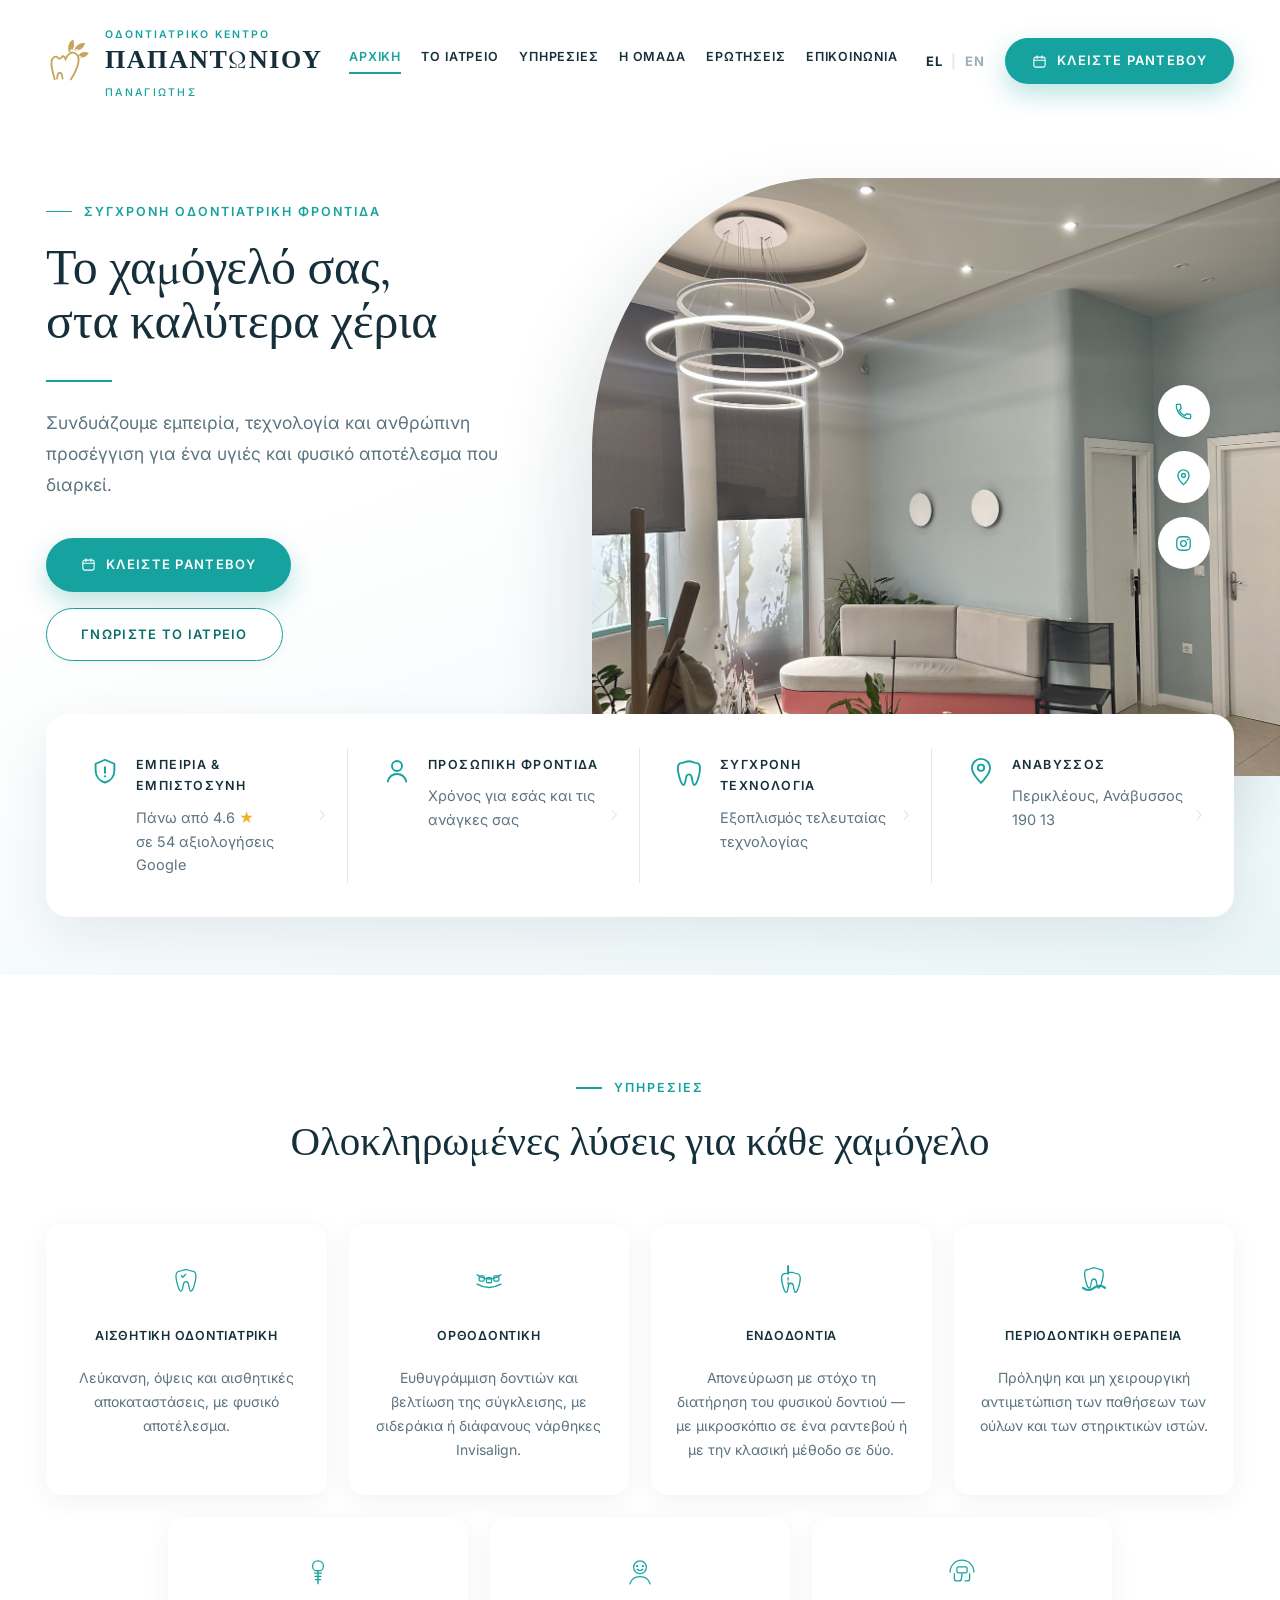
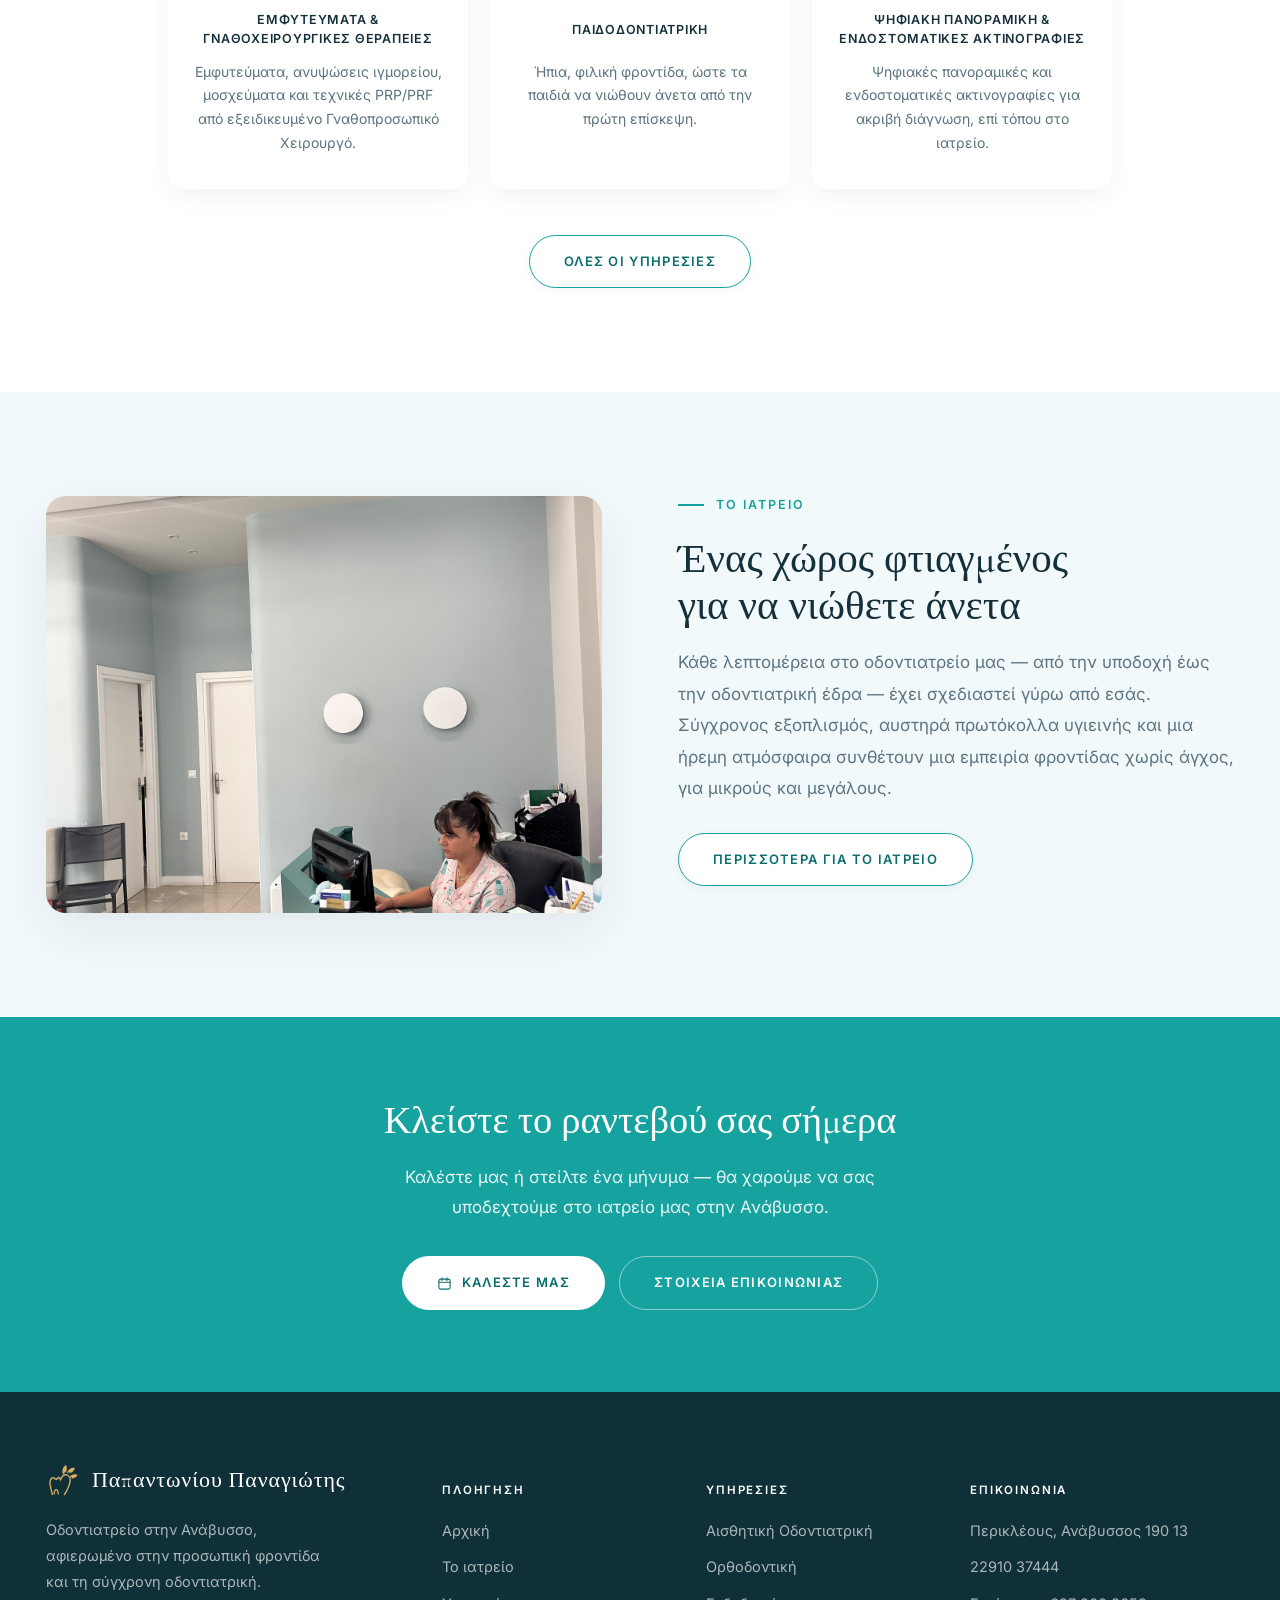
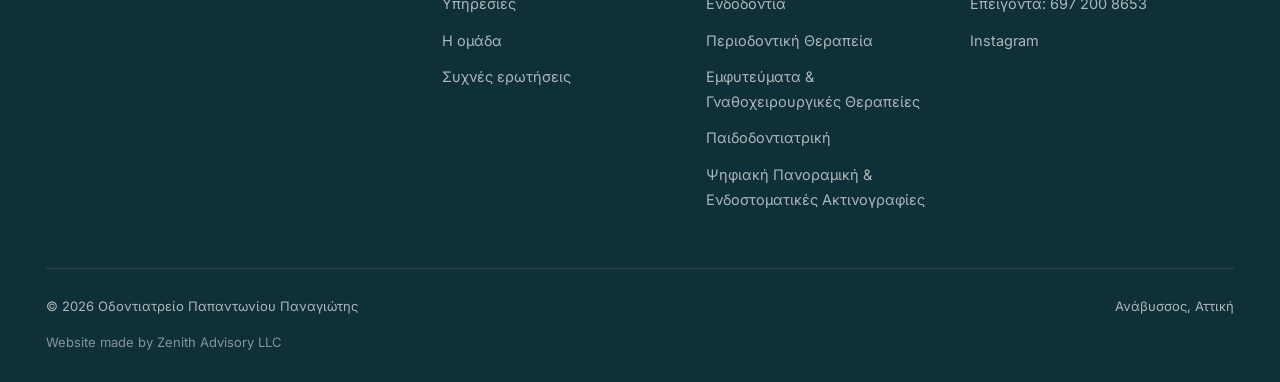
<file: index.html>
<!DOCTYPE html>
<html lang="el">
<head>
<meta charset="UTF-8">
<meta name="viewport" content="width=device-width, initial-scale=1.0">
<title>Οδοντιατρείο Παπαντωνίου Παναγιώτης | Ανάβυσσος</title>
<meta name="description" content="Οδοντιατρείο Παπαντωνίου Παναγιώτης στην Ανάβυσσο. Γενική και αισθητική οδοντιατρική, εμφυτεύματα, ορθοδοντική.">
<link rel="preconnect" href="https://fonts.googleapis.com">
<link rel="preconnect" href="https://fonts.gstatic.com" crossorigin>
<link href="https://fonts.googleapis.com/css2?family=Cormorant+Garamond:ital,wght@0,400;0,500;0,600;1,500&family=Inter:wght@400;500;600;700&display=swap" rel="stylesheet">
<link rel="canonical" href="https://panosdent.netlify.app/index.html">
<link rel="alternate" hreflang="el" href="https://panosdent.netlify.app/index.html">
<link rel="alternate" hreflang="en" href="https://panosdent.netlify.app/index.html?lang=en">
<link rel="alternate" hreflang="x-default" href="https://panosdent.netlify.app/index.html">
<meta name="theme-color" content="#16A3A0">
<meta name="robots" content="index,follow">
<meta property="og:type" content="website">
<meta property="og:site_name" content="Οδοντιατρικό Κέντρο Παπαντωνίου">
<meta property="og:locale" content="el_GR">
<meta property="og:locale:alternate" content="en_GB">
<meta property="og:title" content="Οδοντιατρείο Παπαντωνίου Παναγιώτης | Ανάβυσσος">
<meta property="og:description" content="Οδοντιατρείο Παπαντωνίου Παναγιώτης στην Ανάβυσσο. Γενική και αισθητική οδοντιατρική, εμφυτεύματα, ορθοδοντική.">
<meta property="og:url" content="https://panosdent.netlify.app/index.html">
<meta property="og:image" content="https://panosdent.netlify.app/og-image.jpg">
<meta property="og:image:secure_url" content="https://panosdent.netlify.app/og-image.jpg">
<meta property="og:image:type" content="image/jpeg">
<meta property="og:image:width" content="1200">
<meta property="og:image:height" content="630">
<meta property="og:image:alt" content="Οδοντιατρικό Κέντρο Παπαντωνίου, Ανάβυσσος">
<meta name="twitter:card" content="summary_large_image">
<meta name="twitter:title" content="Οδοντιατρείο Παπαντωνίου Παναγιώτης | Ανάβυσσος">
<meta name="twitter:description" content="Οδοντιατρείο Παπαντωνίου Παναγιώτης στην Ανάβυσσο. Γενική και αισθητική οδοντιατρική, εμφυτεύματα, ορθοδοντική.">
<meta name="twitter:image" content="https://panosdent.netlify.app/og-image.jpg">
<link rel="preload" as="image" href="images/09_waiting_lounge.jpg" fetchpriority="high">
<script type="application/ld+json">
{"@context":"https://schema.org","@type":"Dentist",
"name":"Οδοντιατρικό Κέντρο Παπαντωνίου",
"alternateName":"Papantoniou Dental Centre",
"url":"https://panosdent.netlify.app/","image":"https://panosdent.netlify.app/images/01_exterior_clinic.jpg",
"logo":"https://panosdent.netlify.app/images/02_entrance_branding.jpg",
"telephone":"+302291037444","priceRange":"€€",
"address":{"@type":"PostalAddress","streetAddress":"Περικλέους","addressLocality":"Ανάβυσσος","addressRegion":"Αττική","postalCode":"19013","addressCountry":"GR"},
"geo":{"@type":"GeoCoordinates","latitude":37.7375018,"longitude":23.9472415},
"hasMap":"https://www.google.com/maps/search/?api=1&query=37.7375018,23.9472415",
"aggregateRating":{"@type":"AggregateRating","ratingValue":"4.6","reviewCount":"54","bestRating":"5"},
"openingHoursSpecification":[{"@type":"OpeningHoursSpecification","dayOfWeek":["Monday","Tuesday","Wednesday","Thursday","Friday","Saturday"],"opens":"08:30","closes":"13:30"}],
"sameAs":["https://www.instagram.com/papantonioudentalclinic"],
"availableService":[
 {"@type":"MedicalProcedure","name":"Αισθητική Οδοντιατρική"},
 {"@type":"MedicalProcedure","name":"Ορθοδοντική"},
 {"@type":"MedicalProcedure","name":"Ενδοδοντία"},
 {"@type":"MedicalProcedure","name":"Περιοδοντική Θεραπεία"},
 {"@type":"MedicalProcedure","name":"Εμφυτεύματα & Γναθοχειρουργικές Θεραπείες"},
 {"@type":"MedicalProcedure","name":"Παιδοδοντιατρική"},
 {"@type":"MedicalProcedure","name":"Ψηφιακή Πανοραμική & Ενδοστοματικές Ακτινογραφίες"}]}
</script>
<link rel="stylesheet" href="styles.css?v=20261101a">
<link rel="icon" href="data:image/svg+xml,%3Csvg xmlns='http://www.w3.org/2000/svg' viewBox='0 0 200 200'%3E%3Cg stroke='%23C9A45C' stroke-width='9' fill='none' stroke-linecap='round'%3E%3Cpath d='M38 179C29 150 21 125 24 104c2-20 16-29 28-18 6 6 11 5 16-2 6-8 12-5 17 8 8-18 22-31 35-28 17 4 25 22 21 42-5 26-18 51-33 74'/%3E%3C/g%3E%3C/svg%3E">
<link rel="icon" type="image/png" sizes="32x32" href="favicon-32.png">
<link rel="icon" type="image/png" sizes="16x16" href="favicon-16.png">
<link rel="apple-touch-icon" sizes="180x180" href="icon-180.png">
<link rel="manifest" href="site.webmanifest">
</head>
<body data-title-key="home.title">
<a href="#main" class="skip" data-i18n="skip">Μετάβαση στο περιεχόμενο</a>
<header id="hdr">
  <div class="navbar">
    <a href="index.html" class="logo">
      <svg width="46" height="46" viewBox="0 0 200 200" fill="none" aria-hidden="true"><g stroke="#C9A45C" stroke-width="8" stroke-linecap="round" fill="none"><path d="M38 179C29 150 21 125 24 104c2-20 16-29 28-18 6 6 11 5 16-2 6-8 12-5 17 8 8-18 22-31 35-28 17 4 25 22 21 42-5 26-18 51-33 74"/><path d="M48 176c1-15 5-25 12-25s11 10 12 25"/></g><g fill="#C9A45C" fill-rule="evenodd"><path d="M100 62C92 39 98 17 118 6c9 24 4 46-18 56Z M103 54l11-7-3 12Z"/><path d="M123 53c7-22 26-34 47-31-5 23-24 36-47 31Z M128 48l13 1-9 8Z"/><path d="M137 80c10-18 31-24 49-15-11 19-32 25-49 15Z M143 76l12 4-11 5Z"/></g></svg>
      <span>
        <span class="l1" data-i18n="logo.top">Οδοντιατρικό Κέντρο</span><br>
        <span class="l2" data-i18n="logo.name">Παπαντωνίου</span><br>
        <span class="l3" data-i18n="logo.first">Παναγιώτης</span>
      </span>
    </a>

    <nav class="menu" aria-label="Κύριο μενού">
      <a href="index.html" class="active" data-i18n="nav.home">Αρχική</a>
      <a href="to-iatreio.html" data-i18n="nav.clinic">Το ιατρείο</a>
      <a href="ypiresies.html" data-i18n="nav.services">Υπηρεσίες</a>
      <a href="o-iatros.html" data-i18n="nav.doctor">Η ομάδα</a>
      <a href="syhnes-erotiseis.html" data-i18n="nav.faq">Ερωτήσεις</a>
      <a href="epikoinonia.html" data-i18n="nav.contact">Επικοινωνία</a>
    </nav>

    <div class="hgroup">
      <div class="lang"><a href="index.html" data-lang-link="el">EL</a><span>|</span><a href="index.html?lang=en" data-lang-link="en">EN</a></div>
      <a href="epikoinonia.html" class="btn btn-solid btn-sm"><svg width="15" height="15" viewBox="0 0 24 24" fill="none"><rect x="3" y="5" width="18" height="16" rx="3" stroke="currentColor" stroke-width="1.7"/><path d="M3 10h18M8 3v4M16 3v4" stroke="currentColor" stroke-width="1.7" stroke-linecap="round"/></svg><span data-i18n="cta.book">Κλείστε ραντεβού</span></a>
      <button class="burger" id="burger" aria-label="Μενού" aria-expanded="false"><span></span></button>
    </div>
  </div>
</header>

<div class="drawer" id="drawer">
  <a href="index.html" data-i18n="nav.home">Αρχική</a>
  <a href="to-iatreio.html" data-i18n="nav.clinic">Το ιατρείο</a>
  <a href="ypiresies.html" data-i18n="nav.services">Υπηρεσίες</a>
  <a href="o-iatros.html" data-i18n="nav.doctor">Η ομάδα</a>
  <a href="syhnes-erotiseis.html" data-i18n="nav.faq">Ερωτήσεις</a>
  <a href="epikoinonia.html" data-i18n="nav.contact">Επικοινωνία</a>
  <a href="epikoinonia.html" class="btn btn-solid"><svg width="15" height="15" viewBox="0 0 24 24" fill="none"><rect x="3" y="5" width="18" height="16" rx="3" stroke="currentColor" stroke-width="1.7"/><path d="M3 10h18M8 3v4M16 3v4" stroke="currentColor" stroke-width="1.7" stroke-linecap="round"/></svg><span data-i18n="cta.book">Κλείστε ραντεβού</span></a>
  <div class="lang"><a href="index.html" data-lang-link="el">EL</a><span>|</span><a href="index.html?lang=en" data-lang-link="en">EN</a></div>
</div>

<main id="main">
<section class="hero">
  <div class="hero-inner">
    <div class="hero-copy rv">
      <span class="eyebrow" data-i18n="home.eyebrow">Σύγχρονη οδοντιατρική φροντίδα</span>
      <h1><span data-i18n="home.h1a">Το χαμόγελό σας,</span><br><span data-i18n="home.h1b">στα καλύτερα χέρια</span></h1>
      <hr class="rule">
      <p data-i18n="home.lede">Συνδυάζουμε εμπειρία, τεχνολογία και ανθρώπινη προσέγγιση για ένα υγιές και φυσικό αποτέλεσμα που διαρκεί.</p>
      <div class="hero-btns">
        <a href="epikoinonia.html" class="btn btn-solid"><svg width="15" height="15" viewBox="0 0 24 24" fill="none"><rect x="3" y="5" width="18" height="16" rx="3" stroke="currentColor" stroke-width="1.7"/><path d="M3 10h18M8 3v4M16 3v4" stroke="currentColor" stroke-width="1.7" stroke-linecap="round"/></svg><span data-i18n="cta.book">Κλείστε ραντεβού</span></a>
        <a href="to-iatreio.html" class="btn btn-outline"><span data-i18n="home.discover">Γνωρίστε το ιατρείο</span></a>
      </div>
    </div>

    <div class="hero-media">
      <div class="hero-photo">
        <img class="ph" data-img="hero" src="images/09_waiting_lounge.jpg" alt="Ο χώρος αναμονής του κέντρου" loading="eager" decoding="async" width="1414" height="1600">
      </div>
      <div class="dock">
        <a href="tel:+302291037444" aria-label="Τηλέφωνο" data-i18n-aria="ct.phone"><svg width="19" height="19" viewBox="0 0 24 24" fill="none"><path d="M6.6 10.8c1.4 2.8 3.8 5.1 6.6 6.6l2.2-2.2c.3-.3.7-.4 1-.2 1.1.4 2.3.6 3.6.6.6 0 1 .4 1 1V20c0 .6-.4 1-1 1C10.6 21 3 13.4 3 4c0-.6.4-1 1-1h3.4c.6 0 1 .4 1 1 0 1.3.2 2.5.6 3.6.1.4 0 .8-.2 1L6.6 10.8Z" stroke="currentColor" stroke-width="1.7" stroke-linejoin="round"/></svg></a>
        <a href="https://share.google/QjuTqP0IV1b8c2hEz" data-c="place" target="_blank" rel="noopener" aria-label="Τοποθεσία" data-i18n-aria="ct.address"><svg width="19" height="19" viewBox="0 0 24 24" fill="none"><path d="M12 21s7-6.6 7-11.6A7 7 0 0 0 5 9.4C5 14.4 12 21 12 21Z" stroke="currentColor" stroke-width="1.7"/><circle cx="12" cy="9.4" r="2.4" stroke="currentColor" stroke-width="1.7"/></svg></a>
        <a href="https://www.instagram.com/papantonioudentalclinic" data-c="instagram" target="_blank" rel="noopener" aria-label="Instagram"><svg width="19" height="19" viewBox="0 0 24 24" fill="none"><rect x="3.5" y="3.5" width="17" height="17" rx="5" stroke="currentColor" stroke-width="1.7"/><circle cx="12" cy="12" r="3.6" stroke="currentColor" stroke-width="1.7"/><circle cx="17.2" cy="6.8" r="1.1" fill="currentColor"/></svg></a>
      </div>
    </div>
  </div>

  <div class="trustwrap rv">
    <div class="trust">
      <a class="tcell" href="https://share.google/QjuTqP0IV1b8c2hEz" target="_blank" rel="noopener" data-c="reviews">
        <span class="ic"><svg width="30" height="30" viewBox="0 0 24 24" fill="none"><path d="M12 3l7.5 3.2v5.4c0 4.7-3.1 8.4-7.5 9.6-4.4-1.2-7.5-4.9-7.5-9.6V6.2L12 3Z" stroke="currentColor" stroke-width="1.5" stroke-linejoin="round"/><path d="M12 9v4.4" stroke="currentColor" stroke-width="1.6" stroke-linecap="round"/><circle cx="12" cy="16.2" r=".9" fill="currentColor"/></svg></span>
        <div><h3 data-i18n="trust.1.h">Εμπειρία &amp; εμπιστοσύνη</h3><p><span data-i18n="trust.1.p1">Πάνω από 4.6</span> <span class="star">★</span><br><span data-i18n="trust.1.p2">σε 54 αξιολογήσεις Google</span></p></div>
        <span class="tcell-go" aria-hidden="true"><svg width="14" height="14" viewBox="0 0 24 24" fill="none"><path d="m9 5 7 7-7 7" stroke="currentColor" stroke-width="1.8" stroke-linecap="round" stroke-linejoin="round"/></svg></span>
      </a>
      <a class="tcell" href="epikoinonia.html">
        <span class="ic"><svg width="30" height="30" viewBox="0 0 24 24" fill="none"><circle cx="12" cy="8" r="4" stroke="currentColor" stroke-width="1.5"/><path d="M4.6 20.4c1.1-3.9 3.9-6 7.4-6s6.3 2.1 7.4 6" stroke="currentColor" stroke-width="1.5" stroke-linecap="round"/></svg></span>
        <div><h3 data-i18n="trust.2.h">Προσωπική φροντίδα</h3><p data-i18n="trust.2.p">Χρόνος για εσάς και τις ανάγκες σας</p></div>
        <span class="tcell-go" aria-hidden="true"><svg width="14" height="14" viewBox="0 0 24 24" fill="none"><path d="m9 5 7 7-7 7" stroke="currentColor" stroke-width="1.8" stroke-linecap="round" stroke-linejoin="round"/></svg></span>
      </a>
      <a class="tcell" href="to-iatreio.html">
        <span class="ic"><svg width="30" height="30" viewBox="0 0 24 24" fill="none"><path d="M12 4.2c-2.4 0-3.9 1.3-5.4 1.3-2.1 0-3.5 1.7-3.5 4.3 0 3.6 1.2 7.4 2.2 10.2.7 1.8 1.2 3.2 2.3 3.2 1.4 0 1.6-3.5 2.1-6.1.3-1.4.7-2.4 2.3-2.4s1.9 1 2.2 2.4c.5 2.6.7 6.1 2.1 6.1 1.1 0 1.6-1.4 2.3-3.2 1-2.8 2.2-6.6 2.2-10.2 0-2.6-1.4-4.3-3.5-4.3-1.5 0-3-1.3-5.3-1.3Z" stroke="currentColor" stroke-width="1.5" stroke-linejoin="round"/></svg></span>
        <div><h3 data-i18n="trust.3.h">Σύγχρονη τεχνολογία</h3><p data-i18n="trust.3.p">Εξοπλισμός τελευταίας τεχνολογίας</p></div>
        <span class="tcell-go" aria-hidden="true"><svg width="14" height="14" viewBox="0 0 24 24" fill="none"><path d="m9 5 7 7-7 7" stroke="currentColor" stroke-width="1.8" stroke-linecap="round" stroke-linejoin="round"/></svg></span>
      </a>
      <a class="tcell" href="https://www.google.com/maps/dir/?api=1&destination=37.7375018%2C23.9472415" target="_blank" rel="noopener" data-c="directions">
        <span class="ic"><svg width="30" height="30" viewBox="0 0 24 24" fill="none"><path d="M12 21.5s7.2-6.9 7.2-12A7.2 7.2 0 0 0 4.8 9.5c0 5.1 7.2 12 7.2 12Z" stroke="currentColor" stroke-width="1.5" stroke-linejoin="round"/><circle cx="12" cy="9.4" r="2.5" stroke="currentColor" stroke-width="1.5"/></svg></span>
        <div><h3 data-i18n="trust.4.h">Ανάβυσσος</h3><p data-i18n="trust.4.p">Περικλέους, Ανάβυσσος 190 13</p></div>
        <span class="tcell-go" aria-hidden="true"><svg width="14" height="14" viewBox="0 0 24 24" fill="none"><path d="m9 5 7 7-7 7" stroke="currentColor" stroke-width="1.8" stroke-linecap="round" stroke-linejoin="round"/></svg></span>
      </a>
    </div>
  </div>
</section>

<section class="sec-pad">
  <div class="wrap">
    <div class="head rv">
      <span class="eyebrow" data-i18n="home.services.eyebrow">Υπηρεσίες</span>
      <h2><span data-i18n="home.services.h2a">Ολοκληρωμένες λύσεις</span> <span data-i18n="home.services.h2b">για κάθε χαμόγελο</span></h2>
    </div>
    <div class="cards4" data-c="srvcards">      <div class="card rv">
        <span class="ic"><svg width="42" height="42" viewBox="0 0 40 40" fill="none"><path d="M20 8c-3.4 0-5.5 1.8-7.6 1.8-3 0-4.9 2.4-4.9 6.1 0 5.1 1.7 10.4 3.1 14.4 1 2.5 1.7 4.5 3.2 4.5 2 0 2.2-5 3-8.6.4-2 1-3.4 3.2-3.4s2.7 1.4 3.1 3.4c.8 3.6 1 8.6 3 8.6 1.5 0 2.2-2 3.2-4.5 1.4-4 3.1-9.3 3.1-14.4 0-3.7-1.9-6.1-4.9-6.1C25.5 9.8 23.4 8 20 8Z" stroke="currentColor" stroke-width="1.6" stroke-linejoin="round"/><circle cx="27" cy="16" r="5.4" stroke="currentColor" stroke-width="1.6" fill="#fff"/><path d="M30.8 19.8 34 23" stroke="currentColor" stroke-width="1.8" stroke-linecap="round"/></svg></span>
        <h3 data-i18n="srv.1.h">Αισθητική οδοντιατρική</h3>
        <p data-i18n="srv.1.p">Λεύκανση, όψεις και αισθητικές αποκαταστάσεις, με φυσικό αποτέλεσμα.</p>
      </div>
      <div class="card rv">
        <span class="ic"><svg width="42" height="42" viewBox="0 0 40 40" fill="none"><path d="M20 8c-3.4 0-5.5 1.8-7.6 1.8-3 0-4.9 2.4-4.9 6.1 0 5.1 1.7 10.4 3.1 14.4 1 2.5 1.7 4.5 3.2 4.5 2 0 2.2-5 3-8.6.4-2 1-3.4 3.2-3.4s2.7 1.4 3.1 3.4c.8 3.6 1 8.6 3 8.6 1.5 0 2.2-2 3.2-4.5 1.4-4 3.1-9.3 3.1-14.4 0-3.7-1.9-6.1-4.9-6.1C25.5 9.8 23.4 8 20 8Z" stroke="currentColor" stroke-width="1.6" stroke-linejoin="round"/><path d="M14.6 15.4 16.4 17.2 20 13.4" stroke="currentColor" stroke-width="1.8" stroke-linecap="round" stroke-linejoin="round"/></svg></span>
        <h3 data-i18n="srv.2.h">Εμφυτευματολογία</h3>
        <p data-i18n="srv.2.p">Σταθερή αποκατάσταση δοντιών που λείπουν, σχεδιασμένη να διαρκεί.</p>
      </div>
      <div class="card rv">
        <span class="ic"><svg width="42" height="42" viewBox="0 0 40 40" fill="none"><path d="M13.2 12.6c0-4 3-6.9 6.8-6.9s6.8 2.9 6.8 6.9c0 2.6-1.3 4.4-3 5.4H16.2c-1.7-1-3-2.8-3-5.4Z" stroke="currentColor" stroke-width="1.6" stroke-linejoin="round"/><path d="M20 18v16.4" stroke="currentColor" stroke-width="1.8" stroke-linecap="round"/><path d="M15.6 21.4h8.8M16.2 25.4h7.6M16.8 29.4h6.4" stroke="currentColor" stroke-width="1.6" stroke-linecap="round"/></svg></span>
        <h3 data-i18n="srv.3.h">Παιδοδοντιατρική</h3>
        <p data-i18n="srv.3.p">Ήπια, φιλική φροντίδα, ώστε τα παιδιά να νιώθουν άνετα από την πρώτη επίσκεψη.</p>
      </div>
      <div class="card rv">
        <span class="ic"><svg width="42" height="42" viewBox="0 0 40 40" fill="none"><path d="M7 14q13-7 26 0" stroke="currentColor" stroke-width="1.7" stroke-linecap="round" fill="none"/><path d="M6 22q14 8 28 0" stroke="currentColor" stroke-width="1.7" stroke-linecap="round" fill="none"/><rect x="9" y="15.6" width="5.4" height="5.4" rx="1.3" stroke="currentColor" stroke-width="1.5" fill="#fff"/><rect x="17.3" y="16.9" width="5.4" height="5.4" rx="1.3" stroke="currentColor" stroke-width="1.5" fill="#fff"/><rect x="25.6" y="15.6" width="5.4" height="5.4" rx="1.3" stroke="currentColor" stroke-width="1.5" fill="#fff"/><path d="M20 28v5M14 31h12" stroke="currentColor" stroke-width="1.6" stroke-linecap="round"/></svg></span>
        <h3 data-i18n="srv.4.h">Πανοραμικές ακτινογραφίες</h3>
        <p data-i18n="srv.4.p">Ψηφιακή πανοραμική απεικόνιση για ακριβή διάγνωση, επί τόπου στο ιατρείο.</p>
      </div>
    </div>
    <div class="srv-more rv"><a href="ypiresies.html" class="btn btn-outline"><span data-i18n="home.services.more">Όλες οι υπηρεσίες</span></a></div>
  </div>
</section>

<section class="sec-pad bg-pale">
  <div class="wrap split">
    <div class="frame rv"><img class="ph" data-img="home_about" src="images/10_reception_desk.jpg" alt="Ο χώρος θεραπείας του κέντρου" loading="lazy" decoding="async" width="1414" height="1600"></div>
    <div class="rv">
      <span class="eyebrow" data-i18n="home.about.eyebrow">Το ιατρείο</span>
      <h2><span data-i18n="home.about.h2a">Ένας χώρος φτιαγμένος</span> <span data-i18n="home.about.h2b">για να νιώθετε άνετα</span></h2>
      <p class="lead" data-i18n="home.about.p">Κάθε λεπτομέρεια στο οδοντιατρείο μας — από την υποδοχή έως την οδοντιατρική έδρα — έχει σχεδιαστεί γύρω από εσάς. Σύγχρονος εξοπλισμός, αυστηρά πρωτόκολλα υγιεινής και μια ήρεμη ατμόσφαιρα συνθέτουν μια εμπειρία φροντίδας χωρίς άγχος, για μικρούς και μεγάλους.</p>
      <a href="to-iatreio.html" class="btn btn-outline" style="margin-top:28px"><span data-i18n="home.about.more">Περισσότερα για το ιατρείο</span></a>
    </div>
  </div>
</section>

<section class="cta">
  <div class="wrap">
    <h2 data-i18n="cta.h2">Κλείστε το ραντεβού σας σήμερα</h2>
    <p data-i18n="cta.p">Καλέστε μας ή στείλτε ένα μήνυμα — θα χαρούμε να σας υποδεχτούμε στο ιατρείο μας στην Ανάβυσσο.</p>
    <div class="cta-btns">
      <a href="tel:+302291037444" class="btn btn-light"><svg width="15" height="15" viewBox="0 0 24 24" fill="none"><rect x="3" y="5" width="18" height="16" rx="3" stroke="currentColor" stroke-width="1.7"/><path d="M3 10h18M8 3v4M16 3v4" stroke="currentColor" stroke-width="1.7" stroke-linecap="round"/></svg><span data-i18n="cta.call">Καλέστε μας</span></a>
      <a href="epikoinonia.html" class="btn btn-light" style="background:transparent;color:#fff;border-color:rgba(255,255,255,.5)"><span data-i18n="cta.contact">Στοιχεία επικοινωνίας</span></a>
    </div>
  </div>
</section>
</main>

<footer>
  <div class="wrap">
    <div class="fgrid">
      <div>
        <div class="fbrand">
          <svg width="34" height="34" viewBox="0 0 200 200" fill="none" aria-hidden="true"><g stroke="#D9AE5F" stroke-width="8" stroke-linecap="round" fill="none"><path d="M38 179C29 150 21 125 24 104c2-20 16-29 28-18 6 6 11 5 16-2 6-8 12-5 17 8 8-18 22-31 35-28 17 4 25 22 21 42-5 26-18 51-33 74"/><path d="M48 176c1-15 5-25 12-25s11 10 12 25"/></g><g fill="#D9AE5F" fill-rule="evenodd"><path d="M100 62C92 39 98 17 118 6c9 24 4 46-18 56Z M103 54l11-7-3 12Z"/><path d="M123 53c7-22 26-34 47-31-5 23-24 36-47 31Z M128 48l13 1-9 8Z"/><path d="M137 80c10-18 31-24 49-15-11 19-32 25-49 15Z M143 76l12 4-11 5Z"/></g></svg>
          <span data-i18n="ft.brand">Παπαντωνίου Παναγιώτης</span>
        </div>
        <p class="tag" data-i18n="ft.tag">Οδοντιατρείο στην Ανάβυσσο, αφιερωμένο στην προσωπική φροντίδα και τη σύγχρονη οδοντιατρική.</p>
      </div>
      <div><h5 data-i18n="ft.nav">Πλοήγηση</h5><ul>
        <li><a href="index.html" data-i18n="nav.home">Αρχική</a></li>
        <li><a href="to-iatreio.html" data-i18n="nav.clinic">Το ιατρείο</a></li>
        <li><a href="ypiresies.html" data-i18n="nav.services">Υπηρεσίες</a></li>
        <li><a href="o-iatros.html" data-i18n="nav.doctor">Η ομάδα</a></li>
        <li><a href="syhnes-erotiseis.html" data-i18n="ft.faq">Συχνές ερωτήσεις</a></li></ul></div>
      <div><h5 data-i18n="ft.services">Υπηρεσίες</h5><ul data-c="ftservices">
        <li><a href="ypiresies.html">Αισθητική Οδοντιατρική</a></li>
        <li><a href="ypiresies.html">Ορθοδοντική</a></li>
        <li><a href="ypiresies.html">Ενδοδοντία</a></li>
        <li><a href="ypiresies.html">Περιοδοντική Θεραπεία</a></li>
        <li><a href="ypiresies.html">Εμφυτεύματα & Γναθοχειρουργικές</a></li>
        <li><a href="ypiresies.html">Παιδοδοντιατρική</a></li>
        <li><a href="ypiresies.html">Ψηφιακές Ακτινογραφίες</a></li></ul></div>
      <div><h5 data-i18n="ft.contact">Επικοινωνία</h5><ul>
        <li data-i18n="trust.4.p">Περικλέους, Ανάβυσσος 190 13</li>
        <li><a href="tel:+302291037444" data-c="phone">22910 37444</a></li>
        <li><a href="tel:+306972008653" data-c="emergencyTel"><span data-i18n="ft.emergency">Επείγοντα</span>: <span data-c="emergency">697 200 8653</span></a></li>
        <li><a href="https://www.instagram.com/papantonioudentalclinic" data-c="instagram" target="_blank" rel="noopener">Instagram</a></li></ul></div>
    </div>
    <div class="fbot">
      <span data-i18n="ft.rights">© 2026 Οδοντιατρείο Παπαντωνίου Παναγιώτης</span>
      <span class="built-by">Website made by Zenith Advisory LLC</span>
      <span data-i18n="ft.place">Ανάβυσσος, Αττική</span>
    </div>
  </div>
</footer>

<a href="tel:+302291037444" class="callbar">
  <svg width="17" height="17" viewBox="0 0 24 24" fill="none"><path d="M6.6 10.8c1.4 2.8 3.8 5.1 6.6 6.6l2.2-2.2c.3-.3.7-.4 1-.2 1.1.4 2.3.6 3.6.6.6 0 1 .4 1 1V20c0 .6-.4 1-1 1C10.6 21 3 13.4 3 4c0-.6.4-1 1-1h3.4c.6 0 1 .4 1 1 0 1.3.2 2.5.6 3.6.1.4 0 .8-.2 1L6.6 10.8Z" stroke="currentColor" stroke-width="1.8" stroke-linejoin="round"/></svg>
  <span data-i18n="cta.callnow">Καλέστε για ραντεβού</span></a>
<script src="app.js?v=20260902a"></script>
</body>
</html>
</file>
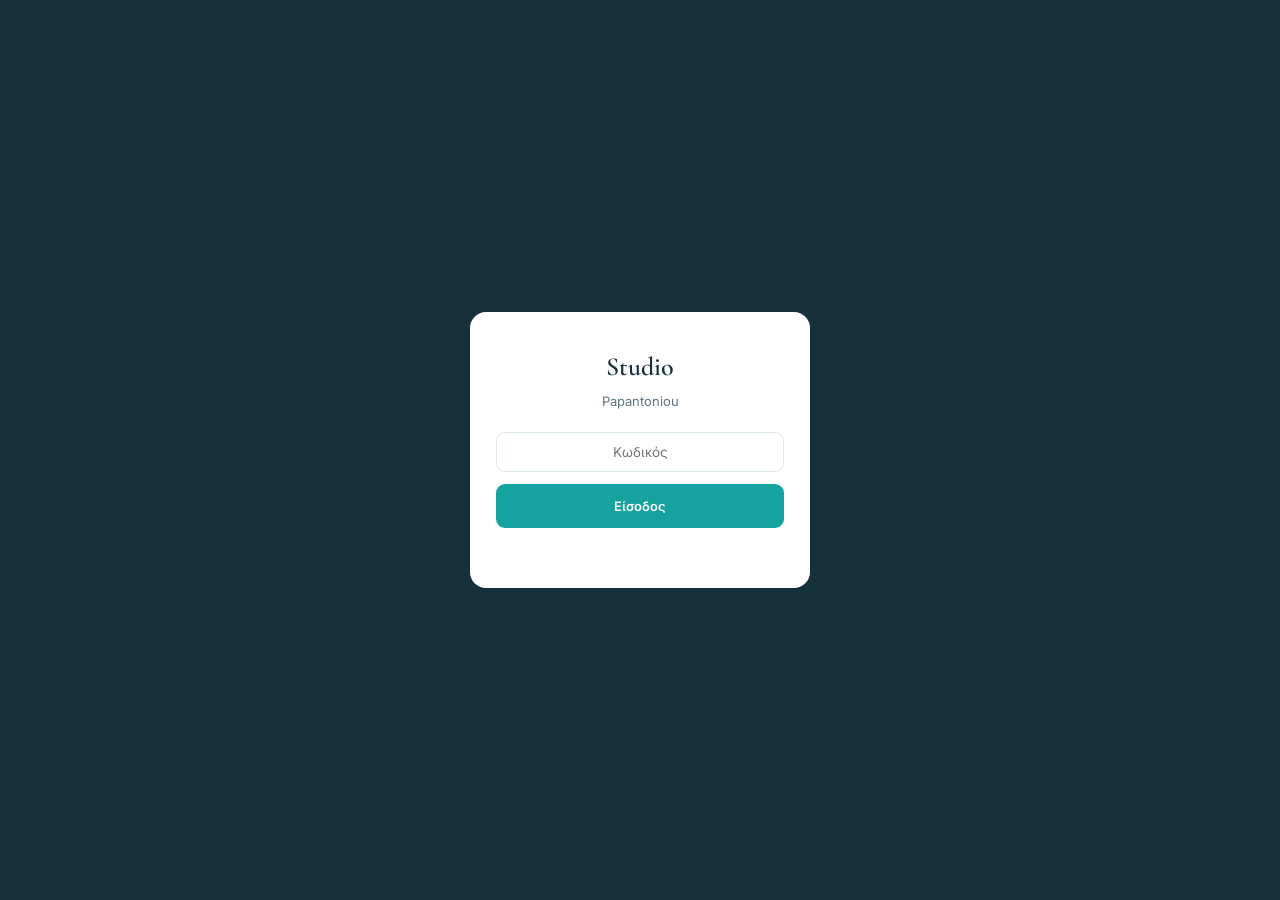
<file: Studio/index.html>
<!DOCTYPE html>
<html lang="el">
<head>
<meta charset="UTF-8">
<meta name="viewport" content="width=device-width, initial-scale=1.0, viewport-fit=cover">
<meta name="robots" content="noindex,nofollow">
<meta name="theme-color" content="#16A3A0">
<title>Studio · Papantoniou</title>
<link href="https://fonts.googleapis.com/css2?family=Cormorant+Garamond:wght@500;600&family=Inter:wght@400;500;600;700&display=swap" rel="stylesheet">
<style>
:root{--teal:#16A3A0;--teal-dk:#0E8B88;--ink:#16303B;--soft:#5C7480;--line:#DCE9ED;
 --bg:#F2F9FB;--gold:#C9A45C;--warn:#B4553F;--bar:64px}
*,*::before,*::after{box-sizing:border-box;min-width:0}
html,body{overflow-x:hidden;max-width:100%}
body{margin:0;font-family:'Inter',system-ui,sans-serif;background:var(--bg);color:var(--ink);
 font-size:14px;line-height:1.6;-webkit-text-size-adjust:100%}
h1,h2,h3{font-family:'Cormorant Garamond',serif;margin:0;font-weight:600}
button{font-family:inherit;cursor:pointer;font-size:13px}
input,textarea,select{font-family:inherit;font-size:16px;width:100%;padding:11px 12px;
 border:1px solid var(--line);border-radius:9px;background:#fff;color:var(--ink)}
input:focus,textarea:focus,select:focus{outline:none;border-color:var(--teal)}
textarea{min-height:84px;resize:vertical;line-height:1.6}
.btn{border:1px solid var(--line);background:#fff;color:var(--ink);padding:10px 14px;
 border-radius:9px;font-weight:600;white-space:nowrap}
.btn:hover{border-color:var(--teal);color:var(--teal-dk)}
.btn.primary{background:var(--teal);border-color:var(--teal);color:#fff}
.btn.danger:hover{border-color:var(--warn);color:var(--warn)}

/* ---------- gate ---------- */
#gate{position:fixed;inset:0;background:var(--ink);display:flex;align-items:center;
 justify-content:center;z-index:100;padding:22px}
#gate .box{background:#fff;border-radius:16px;padding:34px 26px;max-width:340px;width:100%;text-align:center}
#gate h1{font-size:26px;margin-bottom:4px}
#gate p{color:var(--soft);font-size:13px;margin:0 0 20px}
#gate input{text-align:center;margin-bottom:12px}
#gate button{width:100%;background:var(--teal);color:#fff;border:0;padding:14px;border-radius:9px;font-weight:600}
#gate .err{color:var(--warn);font-size:12.5px;min-height:18px;margin-top:8px}

/* ---------- header ---------- */
header{position:sticky;top:0;z-index:40;background:#fff;border-bottom:1px solid var(--line)}
.hrow{display:flex;align-items:center;gap:10px;padding:10px 14px;max-width:1100px;margin:0 auto}
.hrow .title{font-family:'Cormorant Garamond',serif;font-size:19px;font-weight:600;flex:none}
.hrow .sp{flex:1}
.badge{font-size:9.5px;letter-spacing:.1em;text-transform:uppercase;color:var(--gold);
 border:1px solid var(--gold);padding:3px 7px;border-radius:99px;white-space:nowrap}
.lang{display:flex;align-items:center;gap:4px;font-size:11px;font-weight:700;flex:none}
.lang button{background:none;border:0;color:#9BB0B8;padding:5px 6px;border-radius:6px}
.lang button.on{color:#fff;background:var(--teal)}
.acts{display:flex;gap:8px;padding:0 14px 10px;max-width:1100px;margin:0 auto}
.acts .btn{flex:1;text-align:center;font-size:12px;padding:10px 6px}

/* ---------- nav ---------- */
.navwrap{padding:0 14px 10px;max-width:1100px;margin:0 auto}
.navwrap select{font-weight:600}
nav.side{display:none}

/* ---------- main ---------- */
main{padding:18px 14px calc(var(--bar) + 30px);max-width:1100px;margin:0 auto}
main h2{font-size:24px;margin-bottom:3px}
main .sub{color:var(--soft);font-size:12.5px;margin-bottom:20px;line-height:1.55}
.card{background:#fff;border:1px solid var(--line);border-radius:12px;padding:16px;margin-bottom:14px}
.card h3{font-size:16px;margin-bottom:2px}
.card .k{font-size:10px;color:#9BB0B8;font-family:ui-monospace,monospace;margin-bottom:10px;word-break:break-all}
.fld label{display:block;font-size:10px;letter-spacing:.09em;text-transform:uppercase;
 color:#9BB0B8;font-weight:700;margin-bottom:5px}
.fld+.fld{margin-top:12px}
.row{display:grid;gap:12px}
.hint{font-size:11.5px;color:#9BB0B8;margin-top:8px;line-height:1.5}
.flag{font-size:12.5px}

/* translate pair */
.trrow{display:grid;gap:10px}
.trbox{display:flex;gap:8px}
.trbtn{flex:1;border:1px solid var(--line);background:#fff;color:var(--soft);border-radius:8px;
 padding:9px 6px;font-size:10.5px;font-weight:700;letter-spacing:.03em;white-space:nowrap;transition:.2s}
.trbtn:hover{border-color:var(--teal);color:var(--teal-dk);background:#F2FAFA}
.trbtn:disabled{opacity:.5}
.bulkbar{display:flex;align-items:center;gap:8px;flex-wrap:wrap;background:#fff;
 border:1px solid var(--line);border-radius:11px;padding:11px 12px;margin-bottom:12px;
 font-size:12px;color:var(--soft)}
.bulkbar .btn{padding:8px 12px;font-size:11.5px}
.search{margin-bottom:14px}

/* hours */
.hrow2{border-bottom:1px dashed var(--line);padding:12px 0}
.hrow2:last-child{border-bottom:0}
.hgrid{display:grid;grid-template-columns:1fr 1fr;gap:8px}
.hcl{display:flex;align-items:center;gap:6px;font-size:12px;color:var(--soft);margin-top:8px}
.hcl input{width:auto}

/* images / team */
.imgcard{display:grid;grid-template-columns:84px 1fr;gap:12px;align-items:start}
.prev{width:84px;height:84px;border-radius:10px;overflow:hidden;background:var(--bg);
 border:1px solid var(--line);display:flex;align-items:center;justify-content:center}
.prev img{width:100%;height:100%;object-fit:cover}
.prev span{font-size:10px;color:#9BB0B8;text-align:center;padding:4px}
.filebtn{position:relative;overflow:hidden;display:inline-block}
.filebtn input[type=file]{position:absolute;inset:0;opacity:0;width:100%;height:100%}
.btnrow{display:flex;gap:8px;flex-wrap:wrap;margin-top:12px}

/* save bar */
.savebar{position:fixed;left:0;right:0;bottom:0;z-index:50;background:var(--ink);color:#fff;
 padding:9px 14px calc(9px + env(safe-area-inset-bottom));display:flex;align-items:center;gap:10px}
.savebar .msg{flex:1;font-size:11.5px;color:rgba(255,255,255,.72);line-height:1.35;
 display:-webkit-box;-webkit-line-clamp:2;-webkit-box-orient:vertical;overflow:hidden}
.savebar .btn{background:transparent;border-color:rgba(255,255,255,.3);color:#fff;font-size:11.5px;padding:9px 12px}
.savebar .btn.primary{background:var(--gold);border-color:var(--gold);color:var(--ink)}

/* ---------- desktop ---------- */
@media (min-width:821px){
  .hrow{padding:12px 20px}
  .hrow .title{font-size:21px}
  .acts{padding:0 20px 12px;justify-content:flex-end}
  .acts .btn{flex:none;font-size:13px;padding:10px 16px}
  .navwrap{display:none}
  .shell{display:grid;grid-template-columns:230px 1fr;max-width:1180px;margin:0 auto;
    min-height:calc(100vh - 120px)}
  nav.side{display:block;background:#fff;border-right:1px solid var(--line);padding:16px 12px}
  nav.side button{display:block;width:100%;text-align:left;background:none;border:0;
    padding:10px 12px;border-radius:8px;color:var(--soft);font-weight:600;font-size:13px}
  nav.side button:hover{background:var(--bg);color:var(--ink)}
  nav.side button.on{background:var(--teal);color:#fff}
  nav.side .grp{font-size:10px;letter-spacing:.13em;text-transform:uppercase;color:#9BB0B8;padding:16px 12px 6px}
  main{padding:26px 28px 90px;max-width:none}
  main h2{font-size:27px}
  .card{padding:20px}
  .row{grid-template-columns:1fr 1fr;gap:14px}
  .fld+.fld{margin-top:0}
  .trrow{grid-template-columns:1fr auto 1fr;gap:14px;align-items:end}
  .trbox{flex-direction:column;gap:6px;padding-bottom:2px}
  .trbtn{min-width:84px}
  .hgrid{grid-template-columns:1.1fr 1.1fr 1fr auto;align-items:center}
  .hcl{margin-top:0}
  .imgcard{grid-template-columns:120px 1fr;gap:16px}
  .prev{width:120px;height:120px}
  input,textarea,select{font-size:13.5px}
  .savebar{padding:12px 20px}
  .savebar .msg{font-size:12.5px}
}
</style>
</head>
<body>

<div id="gate">
  <div class="box">
    <h1>Studio</h1>
    <p>Papantoniou</p>
    <input type="password" id="pw" autocomplete="current-password">
    <button id="go"></button>
    <div class="err" id="err"></div>
  </div>
</div>

<div id="app" hidden>
  <header>
    <div class="hrow">
      <span class="title">Studio</span>
      <span class="badge" id="dirty" hidden></span>
      <span class="sp"></span>
      <span class="lang">
        <button data-ui="el">EL</button><button data-ui="en">EN</button>
      </span>
    </div>
    <div class="acts">
      <a class="btn" id="viewSite" href="../index.html" target="_blank" rel="noopener"></a>
      <button class="btn" id="importBtn"></button>
      <input type="file" id="importFile" accept="application/json" hidden>
      <button class="btn primary" id="exportBtn"></button>
    </div>
    <div class="navwrap"><select id="navSel"></select></div>
  </header>

  <div class="shell">
    <nav class="side" id="nav"></nav>
    <main id="view"></main>
  </div>

  <div class="savebar">
    <span class="msg" id="msg"></span>
    <button class="btn" id="resetBtn"></button>
    <button class="btn primary" id="exportBtn2"></button>
  </div>
</div>

<script>
/* =====================================================================
   Studio — edits a working copy of content.json in this browser,
   then exports a new content.json to upload to GitHub.
   The password is a convenience latch, not real security.
   ===================================================================== */
const PASSWORD = "panos";                 // change me
const LSKEY    = "papantoniou_studio_v1";
const UIKEY    = "papantoniou_studio_ui";
const TR_EMAIL_KEY = "papantoniou_studio_email";

/* ---------- interface language ---------- */
const UI = {
 el:{
  pw:"Κωδικός", go:"Είσοδος", wrong:"Λάθος κωδικός.",
  unsaved:"μη αποθηκευμένο", view:"Site", imp:"Εισαγωγή", exp:"Εξαγωγή", reset:"Επαναφορά",
  idle:"Οι αλλαγές αποθηκεύονται τοπικά σε αυτόν τον browser.",
  dirtyMsg:"Μη εξαγόμενες αλλαγές — πατήστε Εξαγωγή όταν τελειώσετε.",
  exported:"Έγινε εξαγωγή. Ανεβάστε το content.json στο GitHub.",
  imported:"Έγινε εισαγωγή αρχείου.", restored:"Έγινε επαναφορά.",
  loadedLocal:"Φορτώθηκε τοπικό αντίγραφο με μη εξαγόμενες αλλαγές.",
  gSettings:"Ρυθμίσεις", gTexts:"Κείμενα",
  brand:"Λογότυπο & μάρκα", contact:"Στοιχεία επικοινωνίας", hours:"Ωράριο",
  team:"Η ομάδα", treatments:"Θεραπείες", faq:"Συχνές ερωτήσεις", images:"Φωτογραφίες",
  brandSub:"Το όνομα στην κεφαλίδα αλλάζει από τα Κείμενα → Κοινά.",
  ownLogo:"Δικό σας λογότυπο", upload:"Ανέβασμα εικόνας", remove:"Αφαίρεση",
  useLogo:"Χρήση δικού μου λογότυπου αντί του σχεδιασμένου",
  logoHint:"Προτείνεται PNG με διαφάνεια, τετράγωνο, τουλάχιστον 200×200.",
  contactSub:"Αλλάζουν παντού στο site ταυτόχρονα.",
  trEmail:"Email για μεγαλύτερο όριο μεταφράσεων (προαιρετικό)",
  trAddr:"μεταφράζει τη διεύθυνση",
  hoursSub:"Εμφανίζεται στη σελίδα Επικοινωνίας.",
  bulkTitle:"Αλλαγή σε όλες τις ημέρες μαζί",
  bulkHint:"Γράψτε το ωράριο μία φορά και εφαρμόστε το. Μετά αλλάξτε ξεχωριστά όποια ημέρα διαφέρει — π.χ. μισή μέρα την Παρασκευή.",
  bulkOpen:"Σε όσες είναι ανοιχτές",
  bulkAll:"Σε όλες τις ημέρες",
  bulkPh:"π.χ. 08:30 – 15:00",
  bulkEmpty:"Γράψτε πρώτα το ωράριο.",
  bulkDone:n=>"Εφαρμόστηκε σε "+n+(n===1?" ημέρα.":" ημέρες."),
  dayEl:"Ημέρα (EL)", dayEn:"Day (EN)", closed:"κλειστά",
  teamSub:"Φωτογραφία τύπου βιογραφικού και σύντομο κείμενο για κάθε μέλος.",
  addMember:"+ Νέο μέλος", delMember:"Διαγραφή μέλους", photo:"Φωτογραφία",
  delPhoto:"Αφαίρεση φωτό", noPhoto:"χωρίς φωτό", noFile:"χωρίς αρχείο",
  nameEl:"Όνομα (EL)", nameEn:"Name (EN)", roleEl:"Ιδιότητα (EL)", roleEn:"Role (EN)",
  bioEl:"Βιογραφικό (EL)", bioEn:"Biography (EN)",
  photoHint:"Οι φωτογραφίες της ομάδας ακολουθούν μία κοινή προδιαγραφή: 1000x1250, ίδιο φόντο, ίδιο κάδρο. Περάστε τη νέα φωτογραφία από το tools/standardise_portrait.py, ανεβάστε την στο images/team/ και γράψτε εδώ τη διαδρομή της. Αν ανεβάσετε αρχείο απευθείας, εμφανίζεται όπως είναι, χωρίς την επεξεργασία.",
  photoPath:"Διαδρομή αρχείου",
  treatSub:"Τίτλος, σύντομη περιγραφή και αναλυτικό κείμενο. Κενή γραμμή = νέα παράγραφος.",
  addTreat:"+ Νέα θεραπεία", delTreat:"Διαγραφή θεραπείας",
  titleEl:"Τίτλος (EL)", titleEn:"Title (EN)", shortEl:"Σύντομη (EL)", shortEn:"Short (EN)",
  detailEl:"Αναλυτικά (EL)", detailEn:"Detail (EN)", icon:"Εικονίδιο",
  faqSub:"Εμφανίζονται στη σελίδα Συχνών Ερωτήσεων, ομαδοποιημένες κατά κατηγορία.",
  catEl:"Κατηγορία (EL)", catEn:"Category (EN)",
  catHint:"Ερωτήσεις με την ίδια κατηγορία εμφανίζονται μαζί, με τη σειρά που τις βλέπετε εδώ.",
  addFaq:"+ Νέα ερώτηση", delFaq:"Διαγραφή ερώτησης",
  qEl:"Ερώτηση (EL)", qEn:"Question (EN)", aEl:"Απάντηση (EL)", aEn:"Answer (EN)",
  imgSub:"Αντικαταστήστε οποιαδήποτε φωτογραφία του site.",
  focal:"Τι να φαίνεται",
  focalHint:"Οι φωτογραφίες κόβονται για να χωρέσουν στη θέση τους. Επιλέξτε ποιο μέρος πρέπει να μείνει ορατό.",
  posTop:"Πάνω μέρος", posUpper:"Ψηλά", posMid:"Κέντρο", posLower:"Χαμηλά", posBot:"Κάτω μέρος",
  replace:"Αντικατάσταση", restore:"Επαναφορά", imgHint:"Μικραίνει αυτόματα σε 1600px.",
  strSub:n=>n+" κείμενα. Γράψτε σε όποια γλώσσα θέλετε και πατήστε το βέλος για μετάφραση.",
  fillBlank:"Συμπλήρωση κενών:", searchPh:"Αναζήτηση κειμένου…",
  greek:"Ελληνικά", english:"English",
  trDone:d=>"Μετάφραση "+d+" ολοκληρώθηκε.",
  trEmptySrc:"Η γλώσσα προέλευσης είναι κενή.",
  trFail:"Η μετάφραση απέτυχε (χωρίς σύνδεση ή όριο υπηρεσίας). Το πεδίο δεν άλλαξε.",
  trBusy:"Μετάφραση σε εξέλιξη…",
  trBulk:(d,f)=>d+" κείμενα μεταφράστηκαν"+(f?", "+f+" απέτυχαν":"")+".",
  confDelMember:"Διαγραφή αυτού του μέλους;", confDelTreat:"Διαγραφή αυτής της θεραπείας;",
  confDelFaq:"Διαγραφή αυτής της ερώτησης;",
  confReset:"Επαναφορά όλων στο δημοσιευμένο content.json; Οι τοπικές αλλαγές θα χαθούν.",
  badJson:"Μη έγκυρο JSON.",
  groups:{"Αρχική":"Αρχική","Επικοινωνία":"Επικοινωνία","Ευχαριστούμε":"Ευχαριστούμε",
    "Η ομάδα":"Η ομάδα","Κοινά (header / footer / κουμπιά)":"Κοινά (header / footer)",
    "Σελίδα 404":"Σελίδα 404","Το ιατρείο":"Το ιατρείο","Υπηρεσίες":"Υπηρεσίες"}
 },
 en:{
  pw:"Password", go:"Enter", wrong:"Wrong password.",
  unsaved:"unsaved", view:"Site", imp:"Import", exp:"Export", reset:"Reset",
  idle:"Changes are saved locally in this browser.",
  dirtyMsg:"Unexported changes — press Export when you are done.",
  exported:"Exported. Upload content.json to GitHub.",
  imported:"File imported.", restored:"Restored.",
  loadedLocal:"Loaded a local copy with unexported changes.",
  gSettings:"Settings", gTexts:"Texts",
  brand:"Logo & brand", contact:"Contact details", hours:"Opening hours",
  team:"Team", treatments:"Treatments", faq:"FAQ", images:"Photos",
  brandSub:"The name in the header is edited under Texts → Common.",
  ownLogo:"Your own logo", upload:"Upload image", remove:"Remove",
  useLogo:"Use my logo instead of the drawn one",
  logoHint:"A square PNG with transparency, at least 200×200, works best.",
  contactSub:"These change everywhere on the site at once.",
  trEmail:"Email for a higher translation limit (optional)",
  trAddr:"translates the address",
  hoursSub:"Shown on the Contact page.",
  bulkTitle:"Change every day at once",
  bulkHint:"Type the hours once and apply them. Then adjust any day that differs — a half day on Friday, for example.",
  bulkOpen:"To the days that are open",
  bulkAll:"To every day",
  bulkPh:"e.g. 08:30 – 15:00",
  bulkEmpty:"Type the hours first.",
  bulkDone:n=>"Applied to "+n+(n===1?" day.":" days."),
  dayEl:"Day (EL)", dayEn:"Day (EN)", closed:"closed",
  teamSub:"A CV-style photo and a short text for each member.",
  addMember:"+ New member", delMember:"Delete member", photo:"Photo",
  delPhoto:"Remove photo", noPhoto:"no photo", noFile:"no file",
  nameEl:"Name (EL)", nameEn:"Name (EN)", roleEl:"Role (EL)", roleEn:"Role (EN)",
  bioEl:"Biography (EL)", bioEn:"Biography (EN)",
  photoHint:"Team photographs follow one specification: 1000x1250, the same background and the same crop. Run a new photo through tools/standardise_portrait.py, put it in images/team/ and type its path here. A file uploaded directly is shown exactly as it is, without that treatment.",
  photoPath:"File path",
  treatSub:"Title, short description and full text. A blank line starts a new paragraph.",
  addTreat:"+ New treatment", delTreat:"Delete treatment",
  titleEl:"Title (EL)", titleEn:"Title (EN)", shortEl:"Short (EL)", shortEn:"Short (EN)",
  detailEl:"Detail (EL)", detailEn:"Detail (EN)", icon:"Icon",
  faqSub:"Shown on the FAQ page, grouped by category.",
  catEl:"Category (EL)", catEn:"Category (EN)",
  catHint:"Questions sharing a category appear together, in the order you see them here.",
  addFaq:"+ New question", delFaq:"Delete question",
  qEl:"Question (EL)", qEn:"Question (EN)", aEl:"Answer (EL)", aEn:"Answer (EN)",
  imgSub:"Replace any photo on the site.",
  focal:"Keep in view",
  focalHint:"Photos are cropped to fit their slot. Choose which part has to stay visible.",
  posTop:"Top", posUpper:"Upper", posMid:"Centre", posLower:"Lower", posBot:"Bottom",
  replace:"Replace", restore:"Restore", imgHint:"Resized automatically to 1600px.",
  strSub:n=>n+" texts. Write in whichever language you prefer and press the arrow to translate.",
  fillBlank:"Fill blanks:", searchPh:"Search text…",
  greek:"Greek", english:"English",
  trDone:d=>"Translation "+d+" complete.",
  trEmptySrc:"The source language is empty.",
  trFail:"Translation failed (offline or service limit). The field was left unchanged.",
  trBusy:"Translating…",
  trBulk:(d,f)=>d+" texts translated"+(f?", "+f+" failed":"")+".",
  confDelMember:"Delete this member?", confDelTreat:"Delete this treatment?",
  confDelFaq:"Delete this question?",
  confReset:"Reset everything to the published content.json? Local changes will be lost.",
  badJson:"Invalid JSON.",
  groups:{"Αρχική":"Home","Επικοινωνία":"Contact","Ευχαριστούμε":"Thank you",
    "Η ομάδα":"Team","Κοινά (header / footer / κουμπιά)":"Common (header / footer)",
    "Σελίδα 404":"404 page","Το ιατρείο":"The clinic","Υπηρεσίες":"Treatments"}
 }
};

let ui = localStorage.getItem(UIKEY) === "en" ? "en" : "el";
const T = k => UI[ui][k];
const G = g => (UI[ui].groups[g] || g);

let DATA=null, BASE=null, dirty=false, tab="brand";
const $ = s => document.querySelector(s);
const esc = s => String(s==null?"":s).replace(/[&<>"]/g,m=>({"&":"&amp;","<":"&lt;",">":"&gt;",'"':"&quot;"}[m]));

/* ---------- gate ---------- */
function paintGate(){
  $("#pw").placeholder = T("pw");
  $("#go").textContent = T("go");
}
paintGate();
$("#go").onclick = tryEnter;
$("#pw").onkeydown = e => { if (e.key === "Enter") tryEnter(); };
function tryEnter(){
  if ($("#pw").value === PASSWORD){ sessionStorage.setItem("studio_ok","1"); enter(); }
  else $("#err").textContent = T("wrong");
}
if (sessionStorage.getItem("studio_ok") === "1") enter();

function enter(){
  const g = $("#gate"); if (g) g.style.display = "none";
  $("#app").hidden = false;
  load();
}

/* ---------- data ---------- */
async function load(){
  const res = await fetch("../content.json", {cache:"no-store"});
  BASE = await res.json();
  const saved = localStorage.getItem(LSKEY);
  DATA = saved ? JSON.parse(saved) : JSON.parse(JSON.stringify(BASE));
  paintChrome();
  if (saved) setDirty(true, T("loadedLocal"));
  buildNav(); render();
}
function persist(){ localStorage.setItem(LSKEY, JSON.stringify(DATA)); setDirty(true); }
function setDirty(v,m){
  dirty=v; $("#dirty").hidden=!v; $("#dirty").textContent=T("unsaved");
  $("#msg").textContent = m || (v ? T("dirtyMsg") : T("idle"));
}
function flash(m){ $("#msg").textContent = m; }

/* ---------- chrome ---------- */
function paintChrome(){
  document.documentElement.lang = ui;
  $("#viewSite").textContent = T("view");
  $("#importBtn").textContent = T("imp");
  $("#exportBtn").textContent = T("exp");
  $("#exportBtn2").textContent = T("exp");
  $("#resetBtn").textContent = T("reset");
  $("#dirty").textContent = T("unsaved");
  if (!dirty) $("#msg").textContent = T("idle");
  document.querySelectorAll(".lang button").forEach(b =>
    b.classList.toggle("on", b.dataset.ui === ui));
}
document.querySelectorAll(".lang button").forEach(b => b.onclick = () => {
  ui = b.dataset.ui; localStorage.setItem(UIKEY, ui);
  paintGate(); paintChrome(); buildNav(); render();
});

/* ---------- nav ---------- */
const TABS = [
  ["brand","brand"],["contact","contact"],["hours","hours"],
  ["team","team"],["treatments","treatments"],["faq","faq"],["images","images"]
];
function groups(){
  return [...new Set(Object.values(DATA.strings).map(v => v.group || "Άλλα"))].sort();
}
function buildNav(){
  let side = `<div class="grp">${esc(T("gSettings"))}</div>`;
  TABS.forEach(([id,k]) => side += `<button data-t="${id}" class="${tab===id?"on":""}">${esc(T(k))}</button>`);
  side += `<div class="grp">${esc(T("gTexts"))}</div>`;
  groups().forEach(g => side += `<button data-t="g:${esc(g)}" class="${tab==="g:"+g?"on":""}">${esc(G(g))}</button>`);
  $("#nav").innerHTML = side;
  $("#nav").querySelectorAll("button").forEach(b => b.onclick = () => go(b.dataset.t));

  let sel = `<optgroup label="${esc(T("gSettings"))}">`;
  TABS.forEach(([id,k]) => sel += `<option value="${id}" ${tab===id?"selected":""}>${esc(T(k))}</option>`);
  sel += `</optgroup><optgroup label="${esc(T("gTexts"))}">`;
  groups().forEach(g => sel += `<option value="g:${esc(g)}" ${tab==="g:"+g?"selected":""}>${esc(G(g))}</option>`);
  sel += "</optgroup>";
  $("#navSel").innerHTML = sel;
  $("#navSel").onchange = e => go(e.target.value);
}
function go(t){ tab=t; buildNav(); render(); window.scrollTo(0,0); }

/* ---------- render ---------- */
function render(){
  const v = $("#view");
  if (tab==="brand")      { v.innerHTML=viewBrand();   bindBrand(); }
  else if (tab==="contact"){ v.innerHTML=viewContact(); bindContact(); }
  else if (tab==="hours")  { v.innerHTML=viewHours();   bindHours(); }
  else if (tab==="team")   { v.innerHTML=viewTeam();    bindTeam(); }
  else if (tab==="treatments"){ v.innerHTML=viewTreat(); bindTreat(); }
  else if (tab==="faq")    { v.innerHTML=viewFaq();     bindFaq(); }
  else if (tab==="images") { v.innerHTML=viewImages();  bindImages(); }
  else if (tab.startsWith("g:")){ v.innerHTML=viewStrings(tab.slice(2)); bindStrings(); }
}

function viewBrand(){
  const b = DATA.brand || {};
  return `<h2>${esc(T("brand"))}</h2><p class="sub">${esc(T("brandSub"))}</p>
  <div class="card"><div class="imgcard">
    <div class="prev">${b.logo?`<img src="${esc(b.logo)}">`:`<span>${esc(T("noFile"))}</span>`}</div>
    <div><h3>${esc(T("ownLogo"))}</h3><p class="k">brand.logo</p>
      <div class="btnrow">
        <label class="btn filebtn">${esc(T("upload"))}<input type="file" accept="image/*" id="logoFile"></label>
        ${b.logo?`<button class="btn danger" id="logoClear">${esc(T("remove"))}</button>`:""}
      </div>
      <label class="flag" style="display:block;margin-top:12px">
        <input type="checkbox" id="useLogo" ${b.useCustomLogo?"checked":""} style="width:auto;margin-right:6px">
        ${esc(T("useLogo"))}</label>
      <p class="hint">${esc(T("logoHint"))}</p>
    </div></div></div>`;
}
function bindBrand(){
  const f=$("#logoFile");
  if(f) f.onchange=e=>readImage(e.target.files[0],400,d=>{DATA.brand.logo=d;DATA.brand.useCustomLogo=true;persist();render();});
  const c=$("#logoClear");
  if(c) c.onclick=()=>{DATA.brand.logo="";DATA.brand.useCustomLogo=false;persist();render();};
  const u=$("#useLogo");
  if(u) u.onchange=()=>{DATA.brand.useCustomLogo=u.checked;persist();};
}

const CF=[["phoneDisplay","Τηλέφωνο / Phone"],["phoneTel","tel: format"],
 ["addressEl","Διεύθυνση (EL)"],["addressEn","Address (EN)"],
 ["instagram","Instagram URL"],["reviewsUrl","Google reviews URL"],
 ["mapsDirections","Maps directions URL"],["mapsEmbed","Maps embed URL"],
 ["rating","Rating"],["reviewCount","Reviews"]];
function viewContact(){
  return `<h2>${esc(T("contact"))}</h2><p class="sub">${esc(T("contactSub"))}</p>
  <div class="card"><div class="row">` +
  CF.map(([k,l])=>`<div class="fld"><label>${esc(l)}</label>
    <input data-k="${k}" value="${esc(DATA.contact[k]||"")}"></div>`).join("") +
  `</div>
   <div style="margin-top:14px">${trControls("contact:address")}
     <p class="hint">${esc(T("trAddr"))}</p></div>
   <div class="fld" style="margin-top:14px"><label>${esc(T("trEmail"))}</label>
     <input id="trEmail" placeholder="you@example.com" value="${esc(localStorage.getItem(TR_EMAIL_KEY)||"")}"></div>
  </div>`;
}
function bindContact(){
  $("#view").querySelectorAll("[data-k]").forEach(i=>i.oninput=()=>{DATA.contact[i.dataset.k]=i.value;persist();});
  const em=$("#trEmail"); if(em) em.oninput=()=>localStorage.setItem(TR_EMAIL_KEY,em.value.trim());
  bindTr();
}

function viewHours(){
  // Most days share one value, so offer that as the starting point.
  const counts={}; DATA.hours.forEach(h=>{ if(!h.closed&&h.value) counts[h.value]=(counts[h.value]||0)+1; });
  const common=Object.keys(counts).sort((a,b)=>counts[b]-counts[a])[0]||"";
  return `<h2>${esc(T("hours"))}</h2><p class="sub">${esc(T("hoursSub"))}</p>
  <div class="card">
    <h3>${esc(T("bulkTitle"))}</h3>
    <p class="hint" style="margin-top:6px">${esc(T("bulkHint"))}</p>
    <div class="btnrow" style="align-items:center;flex-wrap:wrap">
      <input id="bulkVal" value="${esc(common)}" placeholder="${esc(T("bulkPh"))}"
             style="width:auto;min-width:200px;flex:0 1 220px;margin:0">
      <button class="btn" id="bulkOpen">${esc(T("bulkOpen"))}</button>
      <button class="btn" id="bulkAll">${esc(T("bulkAll"))}</button>
      <span id="bulkMsg" class="hint" style="margin:0"></span>
    </div>
  </div>
  <div class="card">` +
  DATA.hours.map((h,i)=>`<div class="hrow2"><div class="hgrid">
    <input data-h="${i}" data-f="el" value="${esc(h.day.el)}" placeholder="${esc(T("dayEl"))}">
    <input data-h="${i}" data-f="en" value="${esc(h.day.en)}" placeholder="${esc(T("dayEn"))}">
    <input data-h="${i}" data-f="value" value="${esc(h.value)}" placeholder="08:30 – 13:30" ${h.closed?"disabled":""}>
    <label class="hcl"><input type="checkbox" data-h="${i}" data-f="closed" ${h.closed?"checked":""}> ${esc(T("closed"))}</label>
  </div></div>`).join("") + `</div>`;
}
function bindHours(){
  const msg=$("#bulkMsg");
  const applyAll=openOnly=>{
    const val=$("#bulkVal").value.trim();
    if(!val){ msg.textContent=T("bulkEmpty"); return; }
    let n=0;
    DATA.hours.forEach(h=>{
      if(openOnly && h.closed) return;   // leave Sunday alone
      if(!openOnly) h.closed=false;      // "every day" also reopens closed ones
      h.value=val; n++;
    });
    persist(); render();
    const m=$("#bulkMsg"); if(m) m.textContent=T("bulkDone")(n);
  };
  $("#bulkOpen").onclick=()=>applyAll(true);
  $("#bulkAll").onclick=()=>applyAll(false);
  $("#bulkVal").onkeydown=e=>{ if(e.key==="Enter"){ e.preventDefault(); applyAll(true); } };

  $("#view").querySelectorAll("[data-h]").forEach(el=>{
    const i=+el.dataset.h,f=el.dataset.f;
    const fn=()=>{ if(f==="closed"){DATA.hours[i].closed=el.checked;persist();render();return;}
      if(f==="value") DATA.hours[i].value=el.value; else DATA.hours[i].day[f]=el.value; persist(); };
    el.oninput=fn; if(f==="closed") el.onchange=fn;
  });
}

function viewTeam(){
  return `<h2>${esc(T("team"))}</h2><p class="sub">${esc(T("teamSub"))}</p>
  <div style="margin-bottom:12px"><button class="btn" id="addMember">${esc(T("addMember"))}</button></div>` +
  DATA.team.map((m,i)=>`<div class="card">
    <div class="imgcard"><div class="prev">${m.photo?`<img src="${esc(m.photo)}">`:`<span>${esc(T("noPhoto"))}</span>`}</div>
      <div class="btnrow" style="margin-top:0">
        <label class="btn filebtn">${esc(T("photo"))}<input type="file" accept="image/*" data-mf="${i}"></label>
        ${m.photo?`<button class="btn danger" data-mc="${i}">${esc(T("delPhoto"))}</button>`:""}
      </div>
      <div class="fld" style="margin-top:8px"><label>${esc(T("photoPath"))}</label>
        <input data-mp="${i}" value="${esc(m.photo&&m.photo.indexOf("data:")!==0?m.photo:"")}" placeholder="images/team/onoma.jpg"></div>
      </div>
    <div class="trrow" style="margin-top:14px">
      <div class="fld"><label>${esc(T("nameEl"))}</label>
        <input data-m="${i}" data-p="name" data-l="el" data-pair-field="team:${i}:name" value="${esc(m.name.el)}"></div>
      ${trControls("team:"+i+":name")}
      <div class="fld"><label>${esc(T("nameEn"))}</label>
        <input data-m="${i}" data-p="name" data-l="en" data-pair-field="team:${i}:name" value="${esc(m.name.en)}"></div>
    </div>
    <div class="trrow" style="margin-top:12px">
      <div class="fld"><label>${esc(T("roleEl"))}</label>
        <input data-m="${i}" data-p="role" data-l="el" data-pair-field="team:${i}:role" value="${esc(m.role.el)}"></div>
      ${trControls("team:"+i+":role")}
      <div class="fld"><label>${esc(T("roleEn"))}</label>
        <input data-m="${i}" data-p="role" data-l="en" data-pair-field="team:${i}:role" value="${esc(m.role.en)}"></div>
    </div>
    <div class="trrow" style="margin-top:12px">
      <div class="fld"><label>${esc(T("bioEl"))}</label>
        <textarea data-m="${i}" data-p="bio" data-l="el" data-pair-field="team:${i}:bio">${esc(m.bio.el)}</textarea></div>
      ${trControls("team:"+i+":bio")}
      <div class="fld"><label>${esc(T("bioEn"))}</label>
        <textarea data-m="${i}" data-p="bio" data-l="en" data-pair-field="team:${i}:bio">${esc(m.bio.en)}</textarea></div>
    </div>
    <div class="btnrow"><button class="btn danger" data-md="${i}">${esc(T("delMember"))}</button></div>
    <p class="hint">${esc(T("photoHint"))}</p></div>`).join("");
}
function bindTeam(){
  const v=$("#view");
  v.querySelectorAll("[data-m]").forEach(el=>el.oninput=()=>{DATA.team[+el.dataset.m][el.dataset.p][el.dataset.l]=el.value;persist();});
  v.querySelectorAll("[data-mf]").forEach(el=>el.onchange=e=>readImage(e.target.files[0],700,d=>{DATA.team[+el.dataset.mf].photo=d;persist();render();}));
  v.querySelectorAll("[data-mc]").forEach(el=>el.onclick=()=>{DATA.team[+el.dataset.mc].photo="";persist();render();});
  v.querySelectorAll("[data-mp]").forEach(el=>el.onchange=()=>{DATA.team[+el.dataset.mp].photo=el.value.trim();persist();render();});
  v.querySelectorAll("[data-md]").forEach(el=>el.onclick=()=>{
    if(!confirm(T("confDelMember")))return; DATA.team.splice(+el.dataset.md,1);persist();render();});
  $("#addMember").onclick=()=>{DATA.team.push({id:"t"+Date.now(),name:{el:"",en:""},role:{el:"",en:""},bio:{el:"",en:""},photo:""});persist();render();};
  bindTr();
}

function viewTreat(){
  return `<h2>${esc(T("treatments"))}</h2><p class="sub">${esc(T("treatSub"))}</p>
  <div style="margin-bottom:12px"><button class="btn" id="addTreat">${esc(T("addTreat"))}</button></div>` +
  DATA.treatments.map((t,i)=>`<div class="card"><p class="k">${esc(t.id)}</p>
    <div class="trrow">
      <div class="fld"><label>${esc(T("titleEl"))}</label>
        <input data-t="${i}" data-p="title" data-l="el" data-pair-field="treat:${i}:title" value="${esc(t.title.el)}"></div>
      ${trControls("treat:"+i+":title")}
      <div class="fld"><label>${esc(T("titleEn"))}</label>
        <input data-t="${i}" data-p="title" data-l="en" data-pair-field="treat:${i}:title" value="${esc(t.title.en)}"></div>
    </div>
    <div class="trrow" style="margin-top:12px">
      <div class="fld"><label>${esc(T("shortEl"))}</label>
        <textarea data-t="${i}" data-p="short" data-l="el" data-pair-field="treat:${i}:short">${esc(t.short.el)}</textarea></div>
      ${trControls("treat:"+i+":short")}
      <div class="fld"><label>${esc(T("shortEn"))}</label>
        <textarea data-t="${i}" data-p="short" data-l="en" data-pair-field="treat:${i}:short">${esc(t.short.en)}</textarea></div>
    </div>
    <div class="trrow" style="margin-top:12px">
      <div class="fld"><label>${esc(T("detailEl"))}</label>
        <textarea style="min-height:170px" data-t="${i}" data-p="detail" data-l="el" data-pair-field="treat:${i}:detail">${esc(t.detail.el)}</textarea></div>
      ${trControls("treat:"+i+":detail")}
      <div class="fld"><label>${esc(T("detailEn"))}</label>
        <textarea style="min-height:170px" data-t="${i}" data-p="detail" data-l="en" data-pair-field="treat:${i}:detail">${esc(t.detail.en)}</textarea></div>
    </div>
    <div class="btnrow">
      <label class="flag">${esc(T("icon"))}:
        <select data-ti="${i}" style="width:auto;display:inline-block;margin-left:6px">
        ${["aes","ortho","endo","perio","imp","kid","xray"].map(k=>`<option value="${k}" ${t.icon===k?"selected":""}>${k}</option>`).join("")}
        </select></label>
      <button class="btn danger" data-td="${i}">${esc(T("delTreat"))}</button>
    </div></div>`).join("");
}
function bindTreat(){
  const v=$("#view");
  v.querySelectorAll("[data-t]").forEach(el=>el.oninput=()=>{DATA.treatments[+el.dataset.t][el.dataset.p][el.dataset.l]=el.value;persist();});
  v.querySelectorAll("[data-ti]").forEach(el=>el.onchange=()=>{DATA.treatments[+el.dataset.ti].icon=el.value;persist();});
  v.querySelectorAll("[data-td]").forEach(el=>el.onclick=()=>{
    if(!confirm(T("confDelTreat")))return; DATA.treatments.splice(+el.dataset.td,1);persist();render();});
  $("#addTreat").onclick=()=>{DATA.treatments.push({id:"tr"+Date.now(),icon:"aes",title:{el:"",en:""},short:{el:"",en:""},detail:{el:"",en:""}});persist();render();};
  bindTr();
}

function viewFaq(){
  return `<h2>${esc(T("faq"))}</h2><p class="sub">${esc(T("faqSub"))}</p>
  <div style="margin-bottom:12px"><button class="btn" id="addFaq">${esc(T("addFaq"))}</button></div>` +
  DATA.faq.map((f,i)=>`<div class="card">
    <div class="trrow">
      <div class="fld"><label>${esc(T("qEl"))}</label>
        <input data-f="${i}" data-p="q" data-l="el" data-pair-field="faq:${i}:q" value="${esc(f.q.el)}"></div>
      ${trControls("faq:"+i+":q")}
      <div class="fld"><label>${esc(T("qEn"))}</label>
        <input data-f="${i}" data-p="q" data-l="en" data-pair-field="faq:${i}:q" value="${esc(f.q.en)}"></div>
    </div>
    <div class="trrow" style="margin-top:12px">
      <div class="fld"><label>${esc(T("aEl"))}</label>
        <textarea style="min-height:120px" data-f="${i}" data-p="a" data-l="el" data-pair-field="faq:${i}:a">${esc(f.a.el)}</textarea></div>
      ${trControls("faq:"+i+":a")}
      <div class="fld"><label>${esc(T("aEn"))}</label>
        <textarea style="min-height:120px" data-f="${i}" data-p="a" data-l="en" data-pair-field="faq:${i}:a">${esc(f.a.en)}</textarea></div>
    </div>
    <div class="trrow" style="margin-top:12px">
      <div class="fld"><label>${esc(T("catEl"))}</label>
        <input data-f="${i}" data-p="cat" data-l="el" data-pair-field="faq:${i}:cat" value="${esc((f.cat||{}).el||"")}"></div>
      ${trControls("faq:"+i+":cat")}
      <div class="fld"><label>${esc(T("catEn"))}</label>
        <input data-f="${i}" data-p="cat" data-l="en" data-pair-field="faq:${i}:cat" value="${esc((f.cat||{}).en||"")}"></div>
    </div>
    <p class="hint">${esc(T("catHint"))}</p>
    <div class="btnrow"><button class="btn danger" data-fd="${i}">${esc(T("delFaq"))}</button></div>
  </div>`).join("");
}
function bindFaq(){
  const v=$("#view");
  v.querySelectorAll("[data-f]").forEach(el=>el.oninput=()=>{const f=DATA.faq[+el.dataset.f];if(!f[el.dataset.p])f[el.dataset.p]={el:"",en:""};f[el.dataset.p][el.dataset.l]=el.value;persist();});
  v.querySelectorAll("[data-fd]").forEach(el=>el.onclick=()=>{
    if(!confirm(T("confDelFaq")))return; DATA.faq.splice(+el.dataset.fd,1);persist();render();});
  $("#addFaq").onclick=()=>{const last=DATA.faq[DATA.faq.length-1]||{};DATA.faq.push({id:"f"+Date.now(),cat:{el:(last.cat||{}).el||"",en:(last.cat||{}).en||""},q:{el:"",en:""},a:{el:"",en:""}});persist();render();};
  bindTr();
}

function viewImages(){
  return `<h2>${esc(T("images"))}</h2><p class="sub">${esc(T("imgSub"))}</p>` +
  Object.entries(DATA.images).map(([k,rec])=>`<div class="card"><div class="imgcard">
    <div class="prev"><img style="object-fit:cover;object-position:${esc(rec.pos||"50% 50%")}" src="${esc(rec.src.startsWith("data:")?rec.src:"../"+rec.src)}"></div>
    <div><h3>${esc(rec.label||k)}</h3><p class="k">images.${esc(k)}</p>
      <div class="btnrow" style="margin-top:0">
        <label class="btn filebtn">${esc(T("replace"))}<input type="file" accept="image/*" data-if="${esc(k)}"></label>
        <button class="btn danger" data-ir="${esc(k)}">${esc(T("restore"))}</button>
      </div>
      <label class="flag" style="display:block;margin-top:10px">${esc(T("focal"))}:
        <select data-ip="${esc(k)}" style="width:auto;display:inline-block;margin-left:6px">
        ${[["50% 0%","posTop"],["50% 22%","posUpper"],["50% 50%","posMid"],
           ["50% 74%","posLower"],["50% 100%","posBot"]]
           .map(o=>`<option value="${o[0]}" ${(rec.pos||"50% 50%")===o[0]?"selected":""}>${esc(T(o[1]))}</option>`).join("")}
        </select></label>
      <p class="hint">${esc(T("focalHint"))}</p>
      <p class="hint">${esc(T("imgHint"))}</p></div></div></div>`).join("");
}
function bindImages(){
  const v=$("#view");
  v.querySelectorAll("[data-if]").forEach(el=>el.onchange=e=>readImage(e.target.files[0],1600,d=>{DATA.images[el.dataset.if].src=d;persist();render();}));
  v.querySelectorAll("[data-ip]").forEach(el=>el.onchange=()=>{DATA.images[el.dataset.ip].pos=el.value;persist();render();});
  v.querySelectorAll("[data-ir]").forEach(el=>el.onclick=()=>{DATA.images[el.dataset.ir].src=BASE.images[el.dataset.ir].src;persist();render();});
}

function viewStrings(group){
  const keys=Object.keys(DATA.strings).filter(k=>(DATA.strings[k].group||"Άλλα")===group).sort();
  return `<h2>${esc(G(group))}</h2><p class="sub">${esc(T("strSub")(keys.length))}</p>
  <div class="bulkbar"><span>${esc(T("fillBlank"))}</span>
    <button class="btn" id="bulkEl2En">EL → EN</button>
    <button class="btn" id="bulkEn2El">EN → EL</button></div>
  <div class="search"><input id="filter" placeholder="${esc(T("searchPh"))}"></div>` +
  keys.map(k=>`<div class="card str" data-txt="${esc((DATA.strings[k].el+" "+DATA.strings[k].en).toLowerCase())}">
    <p class="k">${esc(k)}</p>
    <div class="trrow">
      <div class="fld"><label>${esc(T("greek"))}</label>
        <textarea data-s="${esc(k)}" data-l="el" data-pair-field="strings:${esc(k)}">${esc(DATA.strings[k].el)}</textarea></div>
      ${trControls("strings:"+k)}
      <div class="fld"><label>${esc(T("english"))}</label>
        <textarea data-s="${esc(k)}" data-l="en" data-pair-field="strings:${esc(k)}">${esc(DATA.strings[k].en)}</textarea></div>
    </div></div>`).join("");
}
function bindStrings(){
  $("#view").querySelectorAll("[data-s]").forEach(el=>el.oninput=()=>{
    DATA.strings[el.dataset.s][el.dataset.l]=el.value;persist();});
  bindTr();
  const grp=tab.slice(2);
  const keys=Object.keys(DATA.strings).filter(k=>(DATA.strings[k].group||"Άλλα")===grp).map(k=>"strings:"+k);
  const b1=$("#bulkEl2En"),b2=$("#bulkEn2El");
  if(b1) b1.onclick=()=>translateGroupMissing(keys,"el2en");
  if(b2) b2.onclick=()=>translateGroupMissing(keys,"en2el");
  const f=$("#filter");
  if(f) f.oninput=()=>{const q=f.value.toLowerCase().trim();
    $("#view").querySelectorAll(".str").forEach(c=>c.style.display=!q||c.dataset.txt.includes(q)?"":"none");};
}

/* ---------- translation ---------- */
async function translateText(text,from,to){
  text=(text||"").trim(); if(!text) return "";
  const email=localStorage.getItem(TR_EMAIL_KEY)||"";
  try{
    const u="https://api.mymemory.translated.net/get?q="+encodeURIComponent(text)+
            "&langpair="+from+"|"+to+(email?"&de="+encodeURIComponent(email):"");
    const j=await (await fetch(u)).json();
    const out=j&&j.responseData&&j.responseData.translatedText;
    if(out&&!/^MYMEMORY WARNING/i.test(out)&&!/QUERY LENGTH LIMIT/i.test(out))
      return out.replace(/&#39;/g,"'").replace(/&quot;/g,'"').replace(/&amp;/g,"&");
  }catch(_){}
  try{
    const j=await (await fetch("https://lingva.ml/api/v1/"+from+"/"+to+"/"+encodeURIComponent(text))).json();
    if(j&&j.translation) return j.translation;
  }catch(_){}
  throw new Error("no-provider");
}
function trPair(key){
  if(key.startsWith("strings:")){const k=key.slice(8);
    return {get:l=>DATA.strings[k][l],set:(l,v)=>{DATA.strings[k][l]=v;}};}
  if(key.startsWith("team:")){const[,i,p]=key.split(":");
    return {get:l=>DATA.team[+i][p][l],set:(l,v)=>{DATA.team[+i][p][l]=v;}};}
  if(key.startsWith("treat:")){const[,i,p]=key.split(":");
    return {get:l=>DATA.treatments[+i][p][l],set:(l,v)=>{DATA.treatments[+i][p][l]=v;}};}
  if(key.startsWith("faq:")){const[,i,p]=key.split(":");
    return {get:l=>((DATA.faq[+i][p])||{})[l]||"",
            set:(l,v)=>{if(!DATA.faq[+i][p])DATA.faq[+i][p]={el:"",en:""};DATA.faq[+i][p][l]=v;}};}
  if(key==="contact:address")
    return {get:l=>DATA.contact[l==="el"?"addressEl":"addressEn"],
            set:(l,v)=>{DATA.contact[l==="el"?"addressEl":"addressEn"]=v;}};
  return null;
}
function trControls(k){
  return `<div class="trbox">
    <button class="trbtn" data-pair="${esc(k)}" data-dir="el2en">EL&nbsp;→&nbsp;EN</button>
    <button class="trbtn" data-pair="${esc(k)}" data-dir="en2el">EN&nbsp;→&nbsp;EL</button></div>`;
}
function bindTr(){ $("#view").querySelectorAll(".trbtn").forEach(b=>b.onclick=()=>runTranslate(b)); }
async function runTranslate(btn){
  const pair=trPair(btn.dataset.pair); if(!pair) return;
  const dir=btn.dataset.dir, from=dir==="el2en"?"el":"en", to=dir==="el2en"?"en":"el";
  const src=pair.get(from);
  if(!src||!src.trim()){ flash(T("trEmptySrc")); return; }
  const old=btn.innerHTML; btn.textContent="…"; btn.disabled=true;
  try{
    const out=await translateText(src,from,to);
    pair.set(to,out); persist();
    const f=document.querySelector(`[data-pair-field="${btn.dataset.pair}"][data-l="${to}"]`);
    if(f) f.value=out;
    flash(T("trDone")(dir==="el2en"?"EL → EN":"EN → EL"));
  }catch(_){ flash(T("trFail")); }
  btn.innerHTML=old; btn.disabled=false;
}
async function translateGroupMissing(pairs,dir){
  const from=dir==="el2en"?"el":"en", to=dir==="el2en"?"en":"el";
  let done=0,failed=0; flash(T("trBusy"));
  for(const key of pairs){
    const pair=trPair(key); if(!pair) continue;
    const src=pair.get(from), dst=pair.get(to);
    if(!src||!src.trim()||(dst&&dst.trim())) continue;
    try{ pair.set(to,await translateText(src,from,to)); done++; }
    catch(_){ failed++; if(failed>2) break; }
    await new Promise(r=>setTimeout(r,320));
  }
  persist(); render(); flash(T("trBulk")(done,failed));
}

/* ---------- images ---------- */
function readImage(file,maxEdge,cb){
  if(!file) return;
  const fr=new FileReader();
  fr.onload=()=>{ const im=new Image();
    im.onload=()=>{ let w=im.width,h=im.height;
      const sc=Math.min(1,maxEdge/Math.max(w,h)); w=Math.round(w*sc); h=Math.round(h*sc);
      const cv=document.createElement("canvas"); cv.width=w; cv.height=h;
      cv.getContext("2d").drawImage(im,0,0,w,h);
      const png=/png$/i.test(file.type);
      cb(cv.toDataURL(png?"image/png":"image/jpeg",png?undefined:0.82)); };
    im.src=fr.result; };
  fr.readAsDataURL(file);
}

/* ---------- export / import / reset ---------- */
function doExport(){
  DATA.updated=new Date().toISOString().slice(0,10);
  const blob=new Blob([JSON.stringify(DATA,null,1)],{type:"application/json"});
  const a=document.createElement("a");
  a.href=URL.createObjectURL(blob); a.download="content.json"; a.click();
  URL.revokeObjectURL(a.href);
  dirty=false; $("#dirty").hidden=true; flash(T("exported"));
}
$("#exportBtn").onclick=doExport;
$("#exportBtn2").onclick=doExport;
$("#importBtn").onclick=()=>$("#importFile").click();
$("#importFile").onchange=e=>{
  const f=e.target.files[0]; if(!f) return;
  const r=new FileReader();
  r.onload=()=>{ try{ DATA=JSON.parse(r.result); persist(); buildNav(); render(); flash(T("imported")); }
    catch(_){ alert(T("badJson")); } };
  r.readAsText(f);
};
$("#resetBtn").onclick=()=>{
  if(!confirm(T("confReset"))) return;
  localStorage.removeItem(LSKEY);
  DATA=JSON.parse(JSON.stringify(BASE));
  buildNav(); render(); setDirty(false,T("restored"));
};
window.addEventListener("beforeunload",e=>{ if(dirty){ e.preventDefault(); e.returnValue=""; } });
</script>
</body>
</html>
</file>
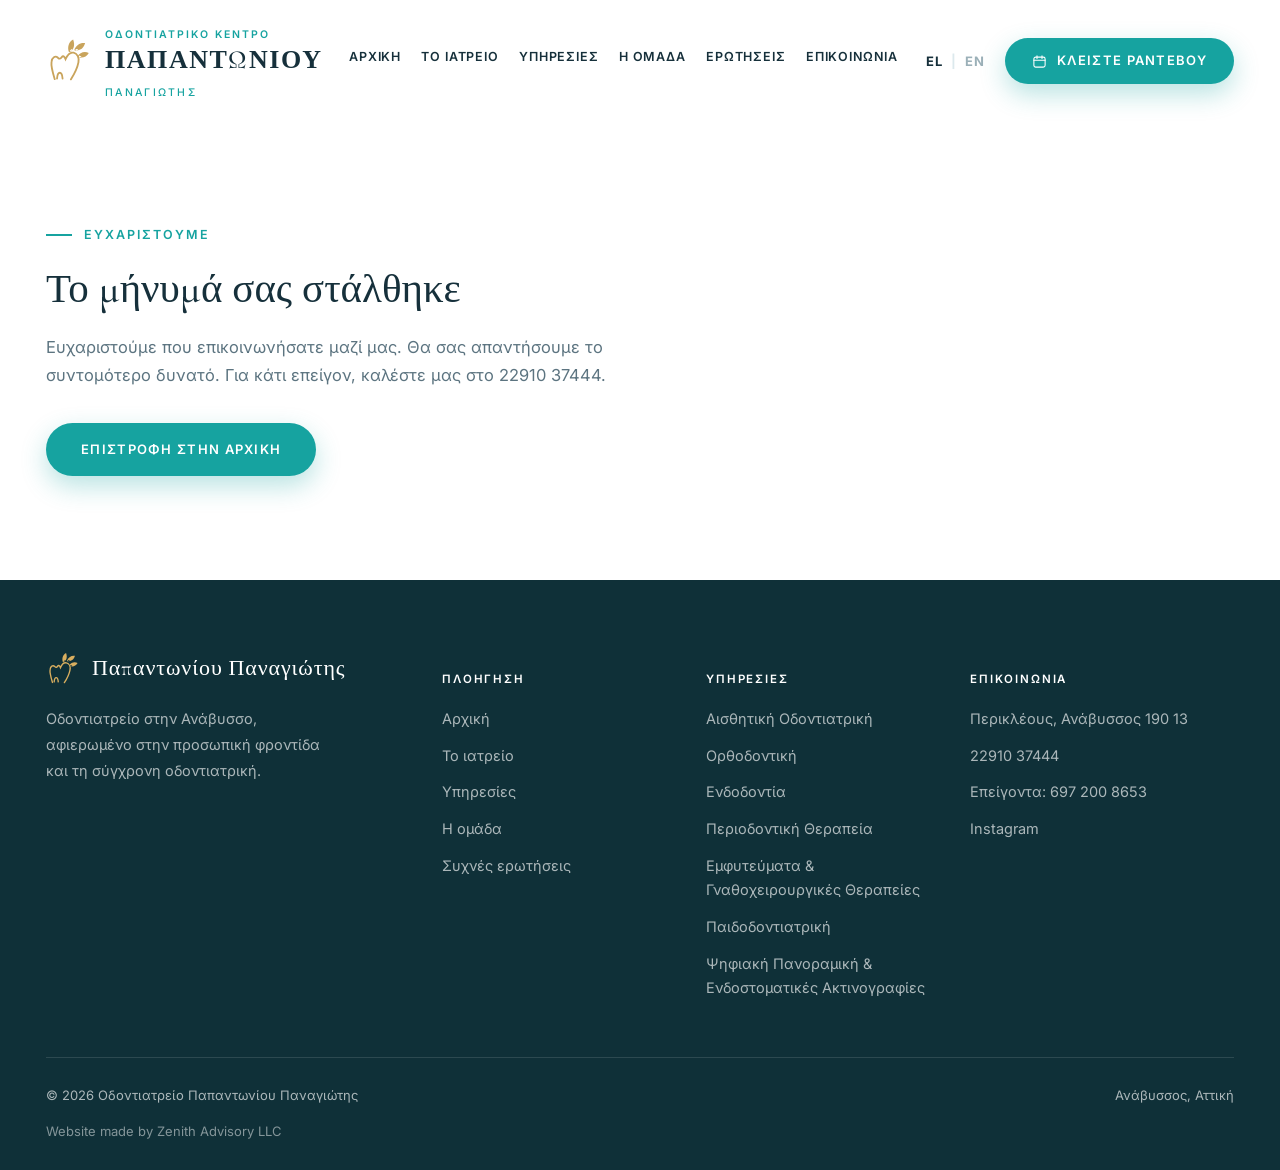
<file: efcharisto.html>
<!DOCTYPE html>
<html lang="el">
<head>
<meta charset="UTF-8">
<meta name="viewport" content="width=device-width, initial-scale=1.0">
<title>Ευχαριστούμε | Οδοντιατρικό Κέντρο Παπαντωνίου</title>
<meta name="description" content="Γενική και αισθητική οδοντιατρική, εμφυτεύματα, ορθοδοντική, ενδοδοντία, προσθετική και παιδοδοντιατρική στην Ανάβυσσο.">
<link rel="preconnect" href="https://fonts.googleapis.com">
<link rel="preconnect" href="https://fonts.gstatic.com" crossorigin>
<link href="https://fonts.googleapis.com/css2?family=Cormorant+Garamond:ital,wght@0,400;0,500;0,600;1,500&family=Inter:wght@400;500;600;700&display=swap" rel="stylesheet">
<link rel="canonical" href="https://panosdent.netlify.app/ypiresies.html">
<link rel="alternate" hreflang="el" href="https://panosdent.netlify.app/ypiresies.html">
<link rel="alternate" hreflang="en" href="https://panosdent.netlify.app/ypiresies.html?lang=en">
<link rel="alternate" hreflang="x-default" href="https://panosdent.netlify.app/ypiresies.html">
<meta name="theme-color" content="#16A3A0">
<meta name="robots" content="noindex,follow">
<meta property="og:type" content="website">
<meta property="og:site_name" content="Οδοντιατρικό Κέντρο Παπαντωνίου">
<meta property="og:locale" content="el_GR">
<meta property="og:locale:alternate" content="en_GB">
<meta property="og:title" content="Υπηρεσίες | Οδοντιατρείο Παπαντωνίου Παναγιώτης">
<meta property="og:description" content="Γενική και αισθητική οδοντιατρική, εμφυτεύματα, ορθοδοντική, ενδοδοντία, προσθετική και παιδοδοντιατρική στην Ανάβυσσο.">
<meta property="og:url" content="https://panosdent.netlify.app/ypiresies.html">
<meta property="og:image" content="https://panosdent.netlify.app/og-image.jpg">
<meta property="og:image:secure_url" content="https://panosdent.netlify.app/og-image.jpg">
<meta property="og:image:type" content="image/jpeg">
<meta property="og:image:width" content="1200">
<meta property="og:image:height" content="630">
<meta property="og:image:alt" content="Οδοντιατρικό Κέντρο Παπαντωνίου, Ανάβυσσος">
<meta name="twitter:card" content="summary_large_image">
<meta name="twitter:title" content="Υπηρεσίες | Οδοντιατρείο Παπαντωνίου Παναγιώτης">
<meta name="twitter:description" content="Γενική και αισθητική οδοντιατρική, εμφυτεύματα, ορθοδοντική, ενδοδοντία, προσθετική και παιδοδοντιατρική στην Ανάβυσσο.">
<meta name="twitter:image" content="https://panosdent.netlify.app/og-image.jpg">
<link rel="preload" as="image" href="images/01_exterior_clinic.jpg" fetchpriority="high">
<link rel="stylesheet" href="styles.css?v=20261101a">
<link rel="icon" href="data:image/svg+xml,%3Csvg xmlns='http://www.w3.org/2000/svg' viewBox='0 0 200 200'%3E%3Cg stroke='%23C9A45C' stroke-width='9' fill='none' stroke-linecap='round'%3E%3Cpath d='M38 179C29 150 21 125 24 104c2-20 16-29 28-18 6 6 11 5 16-2 6-8 12-5 17 8 8-18 22-31 35-28 17 4 25 22 21 42-5 26-18 51-33 74'/%3E%3C/g%3E%3C/svg%3E">
<link rel="icon" type="image/png" sizes="32x32" href="favicon-32.png">
<link rel="icon" type="image/png" sizes="16x16" href="favicon-16.png">
<link rel="apple-touch-icon" sizes="180x180" href="icon-180.png">
<link rel="manifest" href="site.webmanifest">
</head>
<body data-title-key="ty.title">
<a href="#main" class="skip" data-i18n="skip">Μετάβαση στο περιεχόμενο</a>
<header id="hdr">
  <div class="navbar">
    <a href="index.html" class="logo">
      <svg width="46" height="46" viewBox="0 0 200 200" fill="none" aria-hidden="true"><g stroke="#C9A45C" stroke-width="8" stroke-linecap="round" fill="none"><path d="M38 179C29 150 21 125 24 104c2-20 16-29 28-18 6 6 11 5 16-2 6-8 12-5 17 8 8-18 22-31 35-28 17 4 25 22 21 42-5 26-18 51-33 74"/><path d="M48 176c1-15 5-25 12-25s11 10 12 25"/></g><g fill="#C9A45C" fill-rule="evenodd"><path d="M100 62C92 39 98 17 118 6c9 24 4 46-18 56Z M103 54l11-7-3 12Z"/><path d="M123 53c7-22 26-34 47-31-5 23-24 36-47 31Z M128 48l13 1-9 8Z"/><path d="M137 80c10-18 31-24 49-15-11 19-32 25-49 15Z M143 76l12 4-11 5Z"/></g></svg>
      <span>
        <span class="l1" data-i18n="logo.top">Οδοντιατρικό Κέντρο</span><br>
        <span class="l2" data-i18n="logo.name">Παπαντωνίου</span><br>
        <span class="l3" data-i18n="logo.first">Παναγιώτης</span>
      </span>
    </a>

    <nav class="menu" aria-label="Κύριο μενού">
      <a href="index.html" data-i18n="nav.home">Αρχική</a>
      <a href="to-iatreio.html" data-i18n="nav.clinic">Το ιατρείο</a>
      <a href="ypiresies.html" data-i18n="nav.services">Υπηρεσίες</a>
      <a href="o-iatros.html" data-i18n="nav.doctor">Η ομάδα</a>
      <a href="syhnes-erotiseis.html" data-i18n="nav.faq">Ερωτήσεις</a>
      <a href="epikoinonia.html" data-i18n="nav.contact">Επικοινωνία</a>
    </nav>

    <div class="hgroup">
      <div class="lang"><a href="index.html" data-lang-link="el">EL</a><span>|</span><a href="index.html?lang=en" data-lang-link="en">EN</a></div>
      <a href="epikoinonia.html" class="btn btn-solid btn-sm"><svg width="15" height="15" viewBox="0 0 24 24" fill="none"><rect x="3" y="5" width="18" height="16" rx="3" stroke="currentColor" stroke-width="1.7"/><path d="M3 10h18M8 3v4M16 3v4" stroke="currentColor" stroke-width="1.7" stroke-linecap="round"/></svg><span data-i18n="cta.book">Κλείστε ραντεβού</span></a>
      <button class="burger" id="burger" aria-label="Μενού" aria-expanded="false"><span></span></button>
    </div>
  </div>
</header>

<div class="drawer" id="drawer">
  <a href="index.html" data-i18n="nav.home">Αρχική</a>
  <a href="to-iatreio.html" data-i18n="nav.clinic">Το ιατρείο</a>
  <a href="ypiresies.html" data-i18n="nav.services">Υπηρεσίες</a>
  <a href="o-iatros.html" data-i18n="nav.doctor">Η ομάδα</a>
  <a href="syhnes-erotiseis.html" data-i18n="nav.faq">Ερωτήσεις</a>
  <a href="epikoinonia.html" data-i18n="nav.contact">Επικοινωνία</a>
  <a href="epikoinonia.html" class="btn btn-solid"><svg width="15" height="15" viewBox="0 0 24 24" fill="none"><rect x="3" y="5" width="18" height="16" rx="3" stroke="currentColor" stroke-width="1.7"/><path d="M3 10h18M8 3v4M16 3v4" stroke="currentColor" stroke-width="1.7" stroke-linecap="round"/></svg><span data-i18n="cta.book">Κλείστε ραντεβού</span></a>
  <div class="lang"><a href="index.html" data-lang-link="el">EL</a><span>|</span><a href="index.html?lang=en" data-lang-link="en">EN</a></div>
</div>
<main id="main">
<section class="sec-pad">
  <div class="wrap">
    <span class="eyebrow" data-i18n="ty.eyebrow">Ευχαριστούμε</span>
    <h1 class="h1-page" data-i18n="ty.h">Το μήνυμά σας στάλθηκε</h1>
    <p class="lede" style="margin-top:20px;max-width:620px" data-i18n="ty.p">Ευχαριστούμε που επικοινωνήσατε μαζί μας. Θα σας απαντήσουμε το συντομότερο δυνατό. Για κάτι επείγον, καλέστε μας στο 22910 37444.</p>
    <a href="index.html" class="btn btn-solid" style="margin-top:34px"><span data-i18n="ty.btn">Επιστροφή στην αρχική</span></a>
  </div>
</section>
</main>

<footer>
  <div class="wrap">
    <div class="fgrid">
      <div>
        <div class="fbrand">
          <svg width="34" height="34" viewBox="0 0 200 200" fill="none" aria-hidden="true"><g stroke="#D9AE5F" stroke-width="8" stroke-linecap="round" fill="none"><path d="M38 179C29 150 21 125 24 104c2-20 16-29 28-18 6 6 11 5 16-2 6-8 12-5 17 8 8-18 22-31 35-28 17 4 25 22 21 42-5 26-18 51-33 74"/><path d="M48 176c1-15 5-25 12-25s11 10 12 25"/></g><g fill="#D9AE5F" fill-rule="evenodd"><path d="M100 62C92 39 98 17 118 6c9 24 4 46-18 56Z M103 54l11-7-3 12Z"/><path d="M123 53c7-22 26-34 47-31-5 23-24 36-47 31Z M128 48l13 1-9 8Z"/><path d="M137 80c10-18 31-24 49-15-11 19-32 25-49 15Z M143 76l12 4-11 5Z"/></g></svg>
          <span data-i18n="ft.brand">Παπαντωνίου Παναγιώτης</span>
        </div>
        <p class="tag" data-i18n="ft.tag">Οδοντιατρείο στην Ανάβυσσο, αφιερωμένο στην προσωπική φροντίδα και τη σύγχρονη οδοντιατρική.</p>
      </div>
      <div><h5 data-i18n="ft.nav">Πλοήγηση</h5><ul>
        <li><a href="index.html" data-i18n="nav.home">Αρχική</a></li>
        <li><a href="to-iatreio.html" data-i18n="nav.clinic">Το ιατρείο</a></li>
        <li><a href="ypiresies.html" data-i18n="nav.services">Υπηρεσίες</a></li>
        <li><a href="o-iatros.html" data-i18n="nav.doctor">Η ομάδα</a></li>
        <li><a href="syhnes-erotiseis.html" data-i18n="ft.faq">Συχνές ερωτήσεις</a></li></ul></div>
      <div><h5 data-i18n="ft.services">Υπηρεσίες</h5><ul data-c="ftservices">
        <li><a href="ypiresies.html">Αισθητική Οδοντιατρική</a></li>
        <li><a href="ypiresies.html">Ορθοδοντική</a></li>
        <li><a href="ypiresies.html">Ενδοδοντία</a></li>
        <li><a href="ypiresies.html">Περιοδοντική Θεραπεία</a></li>
        <li><a href="ypiresies.html">Εμφυτεύματα & Γναθοχειρουργικές</a></li>
        <li><a href="ypiresies.html">Παιδοδοντιατρική</a></li>
        <li><a href="ypiresies.html">Ψηφιακές Ακτινογραφίες</a></li></ul></div>
      <div><h5 data-i18n="ft.contact">Επικοινωνία</h5><ul>
        <li data-i18n="trust.4.p">Περικλέους, Ανάβυσσος 190 13</li>
        <li><a href="tel:+302291037444" data-c="phone">22910 37444</a></li>
        <li><a href="tel:+306972008653" data-c="emergencyTel"><span data-i18n="ft.emergency">Επείγοντα</span>: <span data-c="emergency">697 200 8653</span></a></li>
        <li><a href="https://www.instagram.com/papantonioudentalclinic" data-c="instagram" target="_blank" rel="noopener">Instagram</a></li></ul></div>
    </div>
    <div class="fbot">
      <span data-i18n="ft.rights">© 2026 Οδοντιατρείο Παπαντωνίου Παναγιώτης</span>
      <span class="built-by">Website made by Zenith Advisory LLC</span>
      <span data-i18n="ft.place">Ανάβυσσος, Αττική</span>
    </div>
  </div>
</footer>

<a href="tel:+302291037444" class="callbar">
  <svg width="17" height="17" viewBox="0 0 24 24" fill="none"><path d="M6.6 10.8c1.4 2.8 3.8 5.1 6.6 6.6l2.2-2.2c.3-.3.7-.4 1-.2 1.1.4 2.3.6 3.6.6.6 0 1 .4 1 1V20c0 .6-.4 1-1 1C10.6 21 3 13.4 3 4c0-.6.4-1 1-1h3.4c.6 0 1 .4 1 1 0 1.3.2 2.5.6 3.6.1.4 0 .8-.2 1L6.6 10.8Z" stroke="currentColor" stroke-width="1.8" stroke-linejoin="round"/></svg>
  <span data-i18n="cta.callnow">Καλέστε για ραντεβού</span></a>
<script src="app.js?v=20260901c"></script>
</body>
</html>
</file>
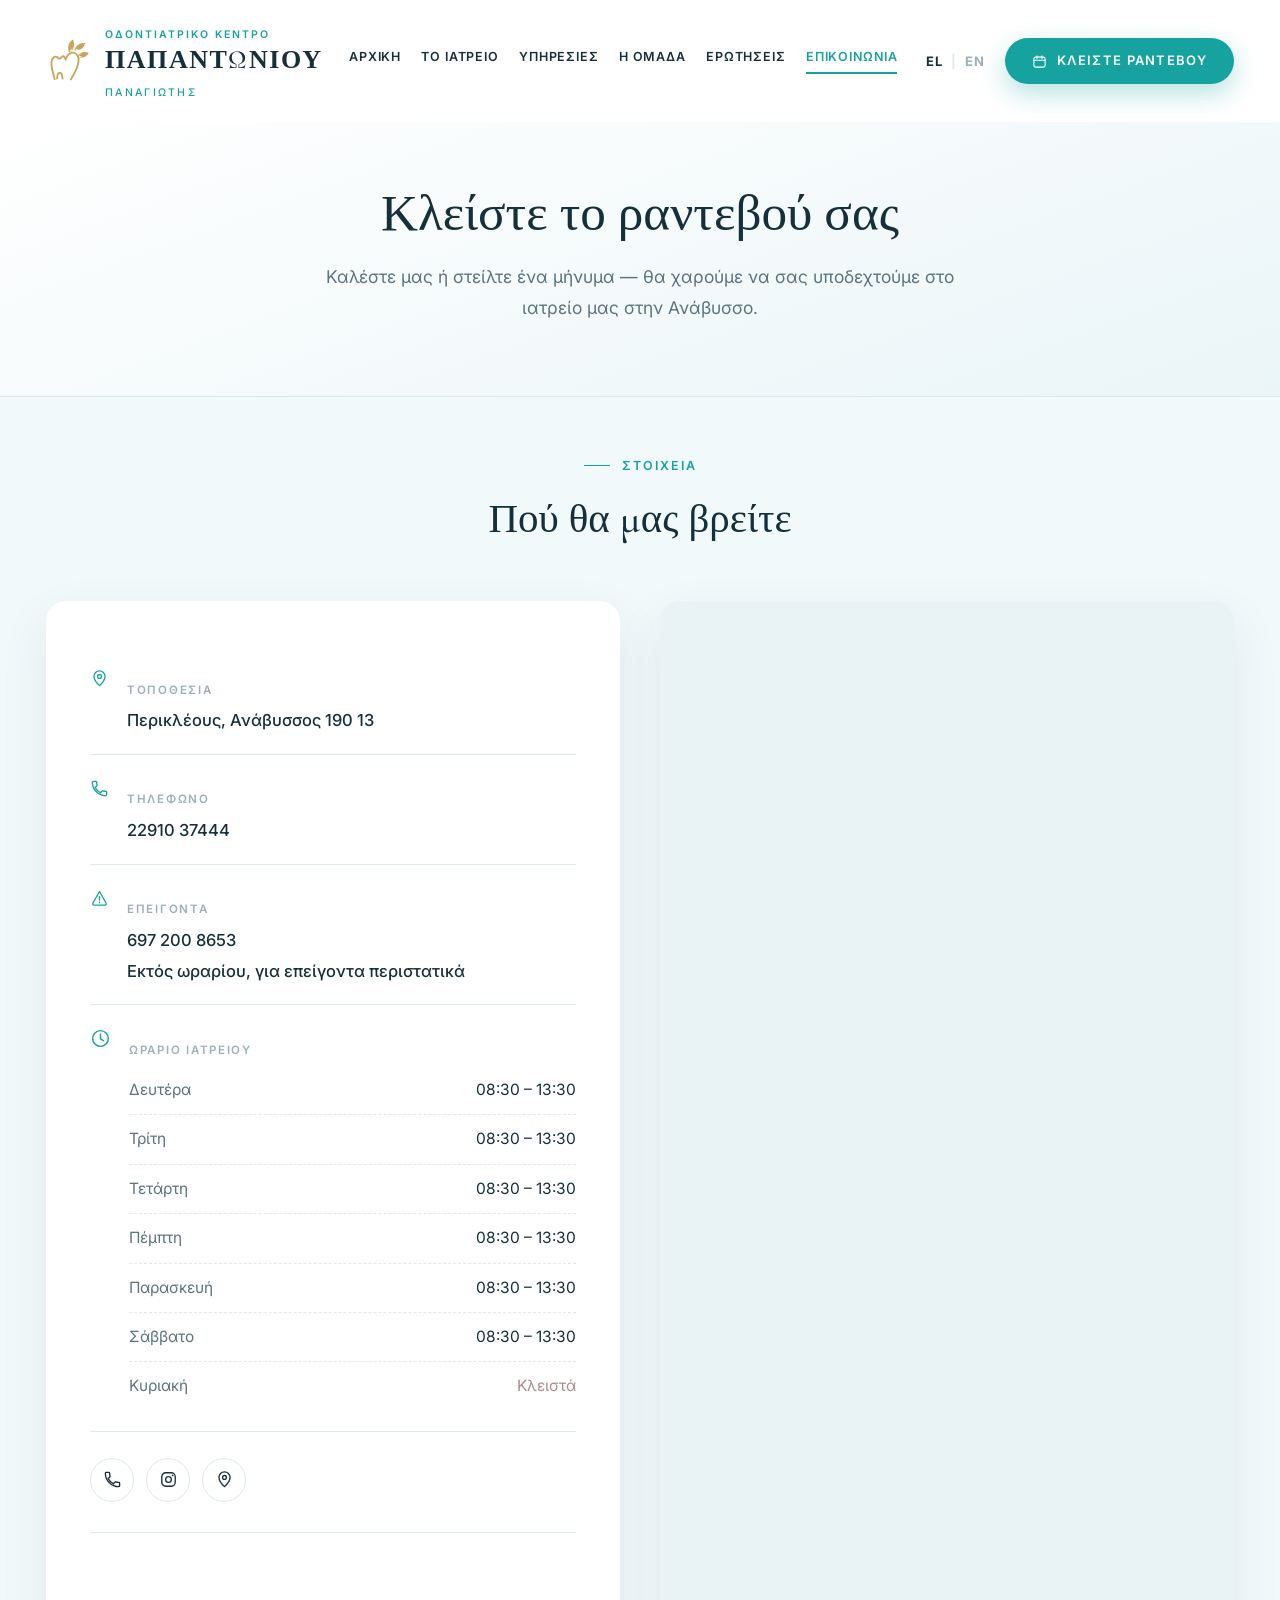
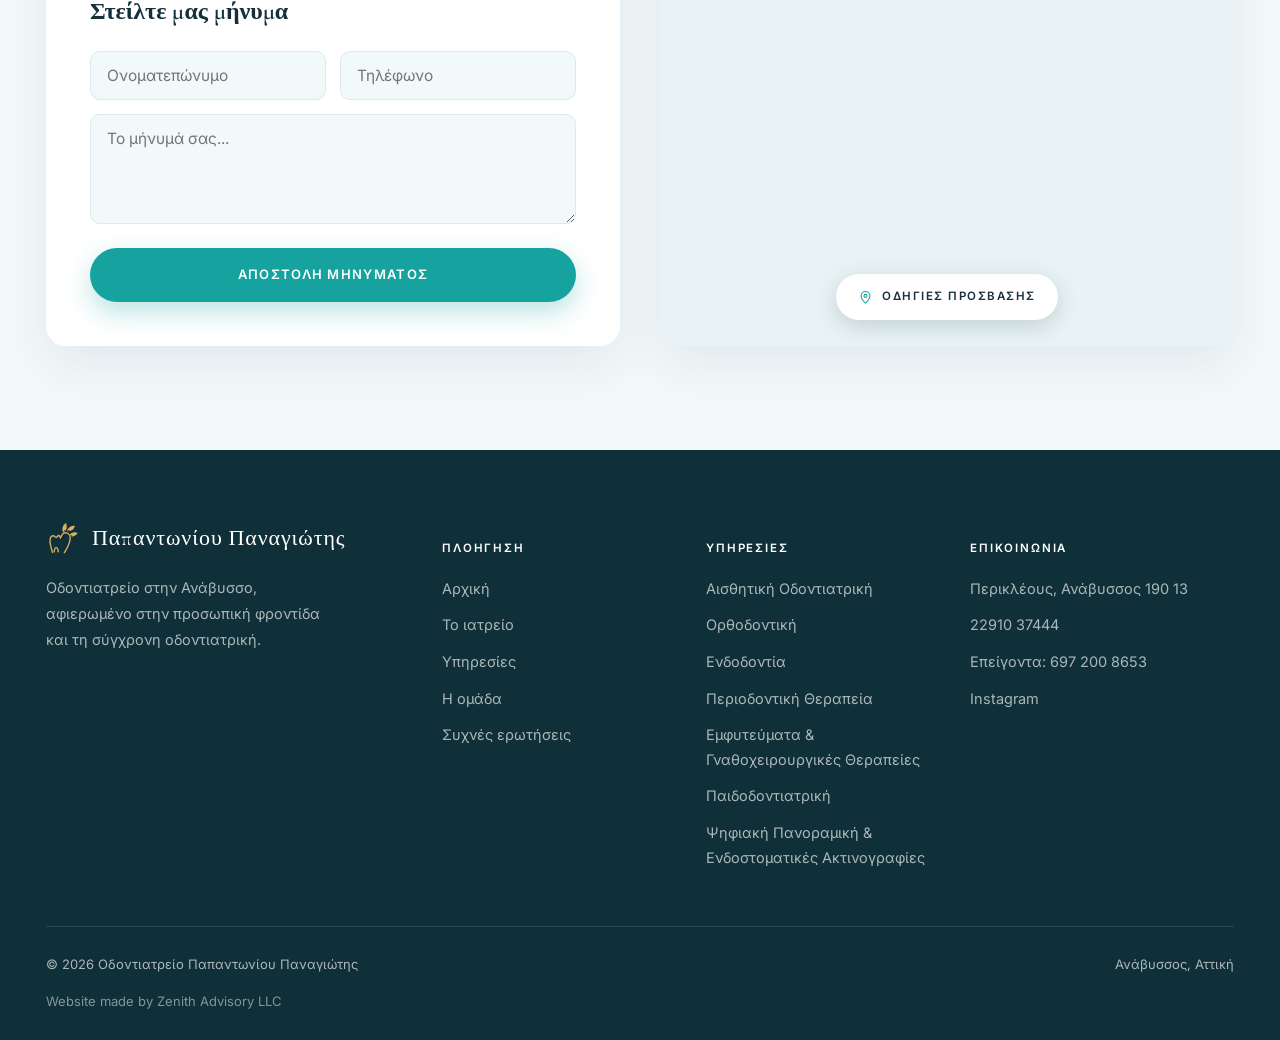
<file: epikoinonia.html>
<!DOCTYPE html>
<html lang="el">
<head>
<meta charset="UTF-8">
<meta name="viewport" content="width=device-width, initial-scale=1.0">
<title>Επικοινωνία | Οδοντιατρείο Παπαντωνίου Παναγιώτης</title>
<meta name="description" content="Επικοινωνία με το οδοντιατρείο Παπαντωνίου στην Ανάβυσσο. Τηλέφωνο, ωράριο, χάρτης και φόρμα επικοινωνίας.">
<link rel="preconnect" href="https://fonts.googleapis.com">
<link rel="preconnect" href="https://fonts.gstatic.com" crossorigin>
<link href="https://fonts.googleapis.com/css2?family=Cormorant+Garamond:ital,wght@0,400;0,500;0,600;1,500&family=Inter:wght@400;500;600;700&display=swap" rel="stylesheet">
<link rel="canonical" href="https://panosdent.netlify.app/epikoinonia.html">
<link rel="alternate" hreflang="el" href="https://panosdent.netlify.app/epikoinonia.html">
<link rel="alternate" hreflang="en" href="https://panosdent.netlify.app/epikoinonia.html?lang=en">
<link rel="alternate" hreflang="x-default" href="https://panosdent.netlify.app/epikoinonia.html">
<meta name="theme-color" content="#16A3A0">
<meta name="robots" content="index,follow">
<meta property="og:type" content="website">
<meta property="og:site_name" content="Οδοντιατρικό Κέντρο Παπαντωνίου">
<meta property="og:locale" content="el_GR">
<meta property="og:locale:alternate" content="en_GB">
<meta property="og:title" content="Επικοινωνία | Οδοντιατρείο Παπαντωνίου Παναγιώτης">
<meta property="og:description" content="Επικοινωνία με το οδοντιατρείο Παπαντωνίου στην Ανάβυσσο. Τηλέφωνο, ωράριο, χάρτης και φόρμα επικοινωνίας.">
<meta property="og:url" content="https://panosdent.netlify.app/epikoinonia.html">
<meta property="og:image" content="https://panosdent.netlify.app/og-image.jpg">
<meta property="og:image:secure_url" content="https://panosdent.netlify.app/og-image.jpg">
<meta property="og:image:type" content="image/jpeg">
<meta property="og:image:width" content="1200">
<meta property="og:image:height" content="630">
<meta property="og:image:alt" content="Οδοντιατρικό Κέντρο Παπαντωνίου, Ανάβυσσος">
<meta name="twitter:card" content="summary_large_image">
<meta name="twitter:title" content="Επικοινωνία | Οδοντιατρείο Παπαντωνίου Παναγιώτης">
<meta name="twitter:description" content="Επικοινωνία με το οδοντιατρείο Παπαντωνίου στην Ανάβυσσο. Τηλέφωνο, ωράριο, χάρτης και φόρμα επικοινωνίας.">
<meta name="twitter:image" content="https://panosdent.netlify.app/og-image.jpg">
<link rel="preload" as="image" href="images/01_exterior_clinic.jpg" fetchpriority="high">
<link rel="stylesheet" href="styles.css?v=20261101a">
<link rel="icon" href="data:image/svg+xml,%3Csvg xmlns='http://www.w3.org/2000/svg' viewBox='0 0 200 200'%3E%3Cg stroke='%23C9A45C' stroke-width='9' fill='none' stroke-linecap='round'%3E%3Cpath d='M38 179C29 150 21 125 24 104c2-20 16-29 28-18 6 6 11 5 16-2 6-8 12-5 17 8 8-18 22-31 35-28 17 4 25 22 21 42-5 26-18 51-33 74'/%3E%3C/g%3E%3C/svg%3E">
<link rel="icon" type="image/png" sizes="32x32" href="favicon-32.png">
<link rel="icon" type="image/png" sizes="16x16" href="favicon-16.png">
<link rel="apple-touch-icon" sizes="180x180" href="icon-180.png">
<link rel="manifest" href="site.webmanifest">
</head>
<body data-title-key="ct.title">
<a href="#main" class="skip" data-i18n="skip">Μετάβαση στο περιεχόμενο</a>
<header id="hdr">
  <div class="navbar">
    <a href="index.html" class="logo">
      <svg width="46" height="46" viewBox="0 0 200 200" fill="none" aria-hidden="true"><g stroke="#C9A45C" stroke-width="8" stroke-linecap="round" fill="none"><path d="M38 179C29 150 21 125 24 104c2-20 16-29 28-18 6 6 11 5 16-2 6-8 12-5 17 8 8-18 22-31 35-28 17 4 25 22 21 42-5 26-18 51-33 74"/><path d="M48 176c1-15 5-25 12-25s11 10 12 25"/></g><g fill="#C9A45C" fill-rule="evenodd"><path d="M100 62C92 39 98 17 118 6c9 24 4 46-18 56Z M103 54l11-7-3 12Z"/><path d="M123 53c7-22 26-34 47-31-5 23-24 36-47 31Z M128 48l13 1-9 8Z"/><path d="M137 80c10-18 31-24 49-15-11 19-32 25-49 15Z M143 76l12 4-11 5Z"/></g></svg>
      <span>
        <span class="l1" data-i18n="logo.top">Οδοντιατρικό Κέντρο</span><br>
        <span class="l2" data-i18n="logo.name">Παπαντωνίου</span><br>
        <span class="l3" data-i18n="logo.first">Παναγιώτης</span>
      </span>
    </a>

    <nav class="menu" aria-label="Κύριο μενού">
      <a href="index.html" data-i18n="nav.home">Αρχική</a>
      <a href="to-iatreio.html" data-i18n="nav.clinic">Το ιατρείο</a>
      <a href="ypiresies.html" data-i18n="nav.services">Υπηρεσίες</a>
      <a href="o-iatros.html" data-i18n="nav.doctor">Η ομάδα</a>
      <a href="syhnes-erotiseis.html" data-i18n="nav.faq">Ερωτήσεις</a>
      <a href="epikoinonia.html" class="active" data-i18n="nav.contact">Επικοινωνία</a>
    </nav>

    <div class="hgroup">
      <div class="lang"><a href="index.html" data-lang-link="el">EL</a><span>|</span><a href="index.html?lang=en" data-lang-link="en">EN</a></div>
      <a href="epikoinonia.html" class="btn btn-solid btn-sm"><svg width="15" height="15" viewBox="0 0 24 24" fill="none"><rect x="3" y="5" width="18" height="16" rx="3" stroke="currentColor" stroke-width="1.7"/><path d="M3 10h18M8 3v4M16 3v4" stroke="currentColor" stroke-width="1.7" stroke-linecap="round"/></svg><span data-i18n="cta.book">Κλείστε ραντεβού</span></a>
      <button class="burger" id="burger" aria-label="Μενού" aria-expanded="false"><span></span></button>
    </div>
  </div>
</header>

<div class="drawer" id="drawer">
  <a href="index.html" data-i18n="nav.home">Αρχική</a>
  <a href="to-iatreio.html" data-i18n="nav.clinic">Το ιατρείο</a>
  <a href="ypiresies.html" data-i18n="nav.services">Υπηρεσίες</a>
  <a href="o-iatros.html" data-i18n="nav.doctor">Η ομάδα</a>
  <a href="syhnes-erotiseis.html" data-i18n="nav.faq">Ερωτήσεις</a>
  <a href="epikoinonia.html" data-i18n="nav.contact">Επικοινωνία</a>
  <a href="epikoinonia.html" class="btn btn-solid"><svg width="15" height="15" viewBox="0 0 24 24" fill="none"><rect x="3" y="5" width="18" height="16" rx="3" stroke="currentColor" stroke-width="1.7"/><path d="M3 10h18M8 3v4M16 3v4" stroke="currentColor" stroke-width="1.7" stroke-linecap="round"/></svg><span data-i18n="cta.book">Κλείστε ραντεβού</span></a>
  <div class="lang"><a href="index.html" data-lang-link="el">EL</a><span>|</span><a href="index.html?lang=en" data-lang-link="en">EN</a></div>
</div>
<main id="main">
<section class="banner">
  <div class="banner-in">
    <h1 data-i18n="ct.h1">Κλείστε το ραντεβού σας</h1>
    <p data-i18n="ct.lede">Καλέστε μας ή στείλτε ένα μήνυμα — θα χαρούμε να σας υποδεχτούμε στο ιατρείο μας στην Ανάβυσσο.</p>
  </div>
</section>

<section class="sec-pad bg-pale">
  <div class="wrap">
    <div class="head rv">
      <span class="eyebrow" data-i18n="ct.sec.e">Στοιχεία</span>
      <h2 data-i18n="ct.sec.h">Πού θα μας βρείτε</h2>
    </div>
    <div class="contact-grid">
      <div class="cbox rv">
        <div class="crow">
          <span class="ic"><svg width="19" height="19" viewBox="0 0 24 24" fill="none"><path d="M12 21s7-6.6 7-11.6A7 7 0 0 0 5 9.4C5 14.4 12 21 12 21Z" stroke="currentColor" stroke-width="1.7"/><circle cx="12" cy="9.4" r="2.4" stroke="currentColor" stroke-width="1.7"/></svg></span>
          <div><h4 data-i18n="ct.address">Διεύθυνση</h4>
            <a href="https://share.google/QjuTqP0IV1b8c2hEz" data-c="place" target="_blank" rel="noopener" data-i18n="trust.4.p">Περικλέους, Ανάβυσσος 190 13</a></div>
        </div>
        <div class="crow">
          <span class="ic"><svg width="19" height="19" viewBox="0 0 24 24" fill="none"><path d="M6.6 10.8c1.4 2.8 3.8 5.1 6.6 6.6l2.2-2.2c.3-.3.7-.4 1-.2 1.1.4 2.3.6 3.6.6.6 0 1 .4 1 1V20c0 .6-.4 1-1 1C10.6 21 3 13.4 3 4c0-.6.4-1 1-1h3.4c.6 0 1 .4 1 1 0 1.3.2 2.5.6 3.6.1.4 0 .8-.2 1L6.6 10.8Z" stroke="currentColor" stroke-width="1.7" stroke-linejoin="round"/></svg></span>
          <div><h4 data-i18n="ct.phone">Τηλέφωνο</h4><a href="tel:+302291037444" data-c="phone">22910 37444</a></div>
        </div>
        <div class="crow">
          <span class="ic"><svg width="19" height="19" viewBox="0 0 24 24" fill="none"><path d="M12 3.2 20.4 18a1.6 1.6 0 0 1-1.4 2.4H5A1.6 1.6 0 0 1 3.6 18L12 3.2Z" stroke="currentColor" stroke-width="1.7" stroke-linejoin="round"/><path d="M12 9.6v4.2" stroke="currentColor" stroke-width="1.8" stroke-linecap="round"/><circle cx="12" cy="16.9" r="1.05" fill="currentColor"/></svg></span>
          <div><h4 data-i18n="ct.emergency">Επείγοντα</h4>
            <a href="tel:+306972008653" data-c="emergencyTel"><span data-c="emergency">697 200 8653</span></a>
            <p class="cnote" data-i18n="ct.emergency.note">Εκτός ωραρίου, για επείγοντα περιστατικά</p></div>
        </div>
        <div class="crow">
          <span class="ic"><svg width="21" height="21" viewBox="0 0 24 24" fill="none"><circle cx="12" cy="12" r="9" stroke="currentColor" stroke-width="1.7"/><path d="M12 7v5.4l3.4 2" stroke="currentColor" stroke-width="1.7" stroke-linecap="round"/></svg></span>
          <div style="flex:1"><h4 data-i18n="ct.hours">Ωράριο ιατρείου</h4>
            <ul class="hours" data-c="hours"></ul>
          </div>
        </div>

        <div class="socials">
          <a href="tel:+302291037444" aria-label="Τηλέφωνο" data-i18n-aria="ct.phone"><svg width="19" height="19" viewBox="0 0 24 24" fill="none"><path d="M6.6 10.8c1.4 2.8 3.8 5.1 6.6 6.6l2.2-2.2c.3-.3.7-.4 1-.2 1.1.4 2.3.6 3.6.6.6 0 1 .4 1 1V20c0 .6-.4 1-1 1C10.6 21 3 13.4 3 4c0-.6.4-1 1-1h3.4c.6 0 1 .4 1 1 0 1.3.2 2.5.6 3.6.1.4 0 .8-.2 1L6.6 10.8Z" stroke="currentColor" stroke-width="1.7" stroke-linejoin="round"/></svg></a>
          <a href="https://www.instagram.com/papantonioudentalclinic" data-c="instagram" target="_blank" rel="noopener" aria-label="Instagram"><svg width="19" height="19" viewBox="0 0 24 24" fill="none"><rect x="3.5" y="3.5" width="17" height="17" rx="5" stroke="currentColor" stroke-width="1.7"/><circle cx="12" cy="12" r="3.6" stroke="currentColor" stroke-width="1.7"/><circle cx="17.2" cy="6.8" r="1.1" fill="currentColor"/></svg></a>
          <a href="https://share.google/QjuTqP0IV1b8c2hEz" data-c="place" target="_blank" rel="noopener" aria-label="Χάρτης" data-i18n-aria="ct.map"><svg width="19" height="19" viewBox="0 0 24 24" fill="none"><path d="M12 21s7-6.6 7-11.6A7 7 0 0 0 5 9.4C5 14.4 12 21 12 21Z" stroke="currentColor" stroke-width="1.7"/><circle cx="12" cy="9.4" r="2.4" stroke="currentColor" stroke-width="1.7"/></svg></a>
        </div>

        <div class="formwrap">
          <h4 data-i18n="ct.form.h">Στείλτε μας μήνυμα</h4>
          <form name="contact" method="POST" data-netlify="true" netlify-honeypot="bot-field" action="/efcharisto.html">
            <input type="hidden" name="form-name" value="contact">
            <p style="display:none"><label>Αγνοήστε: <input name="bot-field"></label></p>
            <div class="frow">
              <input type="text" name="name" placeholder="Ονοματεπώνυμο" data-i18n-placeholder="ct.form.name" required>
              <input type="tel" name="phone" placeholder="Τηλέφωνο" data-i18n-placeholder="ct.form.phone" required>
            </div>
            <textarea name="message" placeholder="Το μήνυμά σας..." data-i18n-placeholder="ct.form.msg" required></textarea>
            <button type="submit" class="btn btn-solid" style="width:100%"><span data-i18n="ct.form.send">Αποστολή μηνύματος</span></button>
          </form>
        </div>
      </div>

      <div class="map rv">
        <iframe src="https://www.google.com/maps?q=37.7375018,23.9472415&amp;hl=el&amp;z=17&amp;output=embed"
                loading="lazy" referrerpolicy="no-referrer-when-downgrade"
                title="Χάρτης" aria-hidden="true" tabindex="-1"></iframe>
        <a class="map-link"
           href="https://www.google.com/maps/dir/?api=1&amp;destination=37.7375018%2C23.9472415"
           target="_blank" rel="noopener"
           aria-label="Οδηγίες πρόσβασης στο ιατρείο, άνοιγμα στους χάρτες Google"
           data-i18n-aria="map.aria">
          <span class="map-pill">
            <svg width="15" height="15" viewBox="0 0 24 24" fill="none" aria-hidden="true"><path d="M12 21s7-6.6 7-11.6A7 7 0 0 0 5 9.4C5 14.4 12 21 12 21Z" stroke="currentColor" stroke-width="1.7"/><circle cx="12" cy="9.4" r="2.4" stroke="currentColor" stroke-width="1.7"/></svg>
            <span data-i18n="map.directions">Οδηγίες πρόσβασης</span>
          </span>
        </a>
      </div>
    </div>
  </div>
</section>

</main>

<footer>
  <div class="wrap">
    <div class="fgrid">
      <div>
        <div class="fbrand">
          <svg width="34" height="34" viewBox="0 0 200 200" fill="none" aria-hidden="true"><g stroke="#D9AE5F" stroke-width="8" stroke-linecap="round" fill="none"><path d="M38 179C29 150 21 125 24 104c2-20 16-29 28-18 6 6 11 5 16-2 6-8 12-5 17 8 8-18 22-31 35-28 17 4 25 22 21 42-5 26-18 51-33 74"/><path d="M48 176c1-15 5-25 12-25s11 10 12 25"/></g><g fill="#D9AE5F" fill-rule="evenodd"><path d="M100 62C92 39 98 17 118 6c9 24 4 46-18 56Z M103 54l11-7-3 12Z"/><path d="M123 53c7-22 26-34 47-31-5 23-24 36-47 31Z M128 48l13 1-9 8Z"/><path d="M137 80c10-18 31-24 49-15-11 19-32 25-49 15Z M143 76l12 4-11 5Z"/></g></svg>
          <span data-i18n="ft.brand">Παπαντωνίου Παναγιώτης</span>
        </div>
        <p class="tag" data-i18n="ft.tag">Οδοντιατρείο στην Ανάβυσσο, αφιερωμένο στην προσωπική φροντίδα και τη σύγχρονη οδοντιατρική.</p>
      </div>
      <div><h5 data-i18n="ft.nav">Πλοήγηση</h5><ul>
        <li><a href="index.html" data-i18n="nav.home">Αρχική</a></li>
        <li><a href="to-iatreio.html" data-i18n="nav.clinic">Το ιατρείο</a></li>
        <li><a href="ypiresies.html" data-i18n="nav.services">Υπηρεσίες</a></li>
        <li><a href="o-iatros.html" data-i18n="nav.doctor">Η ομάδα</a></li>
        <li><a href="syhnes-erotiseis.html" data-i18n="ft.faq">Συχνές ερωτήσεις</a></li></ul></div>
      <div><h5 data-i18n="ft.services">Υπηρεσίες</h5><ul data-c="ftservices">
        <li><a href="ypiresies.html">Αισθητική Οδοντιατρική</a></li>
        <li><a href="ypiresies.html">Ορθοδοντική</a></li>
        <li><a href="ypiresies.html">Ενδοδοντία</a></li>
        <li><a href="ypiresies.html">Περιοδοντική Θεραπεία</a></li>
        <li><a href="ypiresies.html">Εμφυτεύματα & Γναθοχειρουργικές</a></li>
        <li><a href="ypiresies.html">Παιδοδοντιατρική</a></li>
        <li><a href="ypiresies.html">Ψηφιακές Ακτινογραφίες</a></li></ul></div>
      <div><h5 data-i18n="ft.contact">Επικοινωνία</h5><ul>
        <li data-i18n="trust.4.p">Περικλέους, Ανάβυσσος 190 13</li>
        <li><a href="tel:+302291037444" data-c="phone">22910 37444</a></li>
        <li><a href="tel:+306972008653" data-c="emergencyTel"><span data-i18n="ft.emergency">Επείγοντα</span>: <span data-c="emergency">697 200 8653</span></a></li>
        <li><a href="https://www.instagram.com/papantonioudentalclinic" data-c="instagram" target="_blank" rel="noopener">Instagram</a></li></ul></div>
    </div>
    <div class="fbot">
      <span data-i18n="ft.rights">© 2026 Οδοντιατρείο Παπαντωνίου Παναγιώτης</span>
      <span class="built-by">Website made by Zenith Advisory LLC</span>
      <span data-i18n="ft.place">Ανάβυσσος, Αττική</span>
    </div>
  </div>
</footer>

<a href="tel:+302291037444" class="callbar">
  <svg width="17" height="17" viewBox="0 0 24 24" fill="none"><path d="M6.6 10.8c1.4 2.8 3.8 5.1 6.6 6.6l2.2-2.2c.3-.3.7-.4 1-.2 1.1.4 2.3.6 3.6.6.6 0 1 .4 1 1V20c0 .6-.4 1-1 1C10.6 21 3 13.4 3 4c0-.6.4-1 1-1h3.4c.6 0 1 .4 1 1 0 1.3.2 2.5.6 3.6.1.4 0 .8-.2 1L6.6 10.8Z" stroke="currentColor" stroke-width="1.8" stroke-linejoin="round"/></svg>
  <span data-i18n="cta.callnow">Καλέστε για ραντεβού</span></a>
<script src="app.js?v=20260901c"></script>
</body>
</html>
</file>
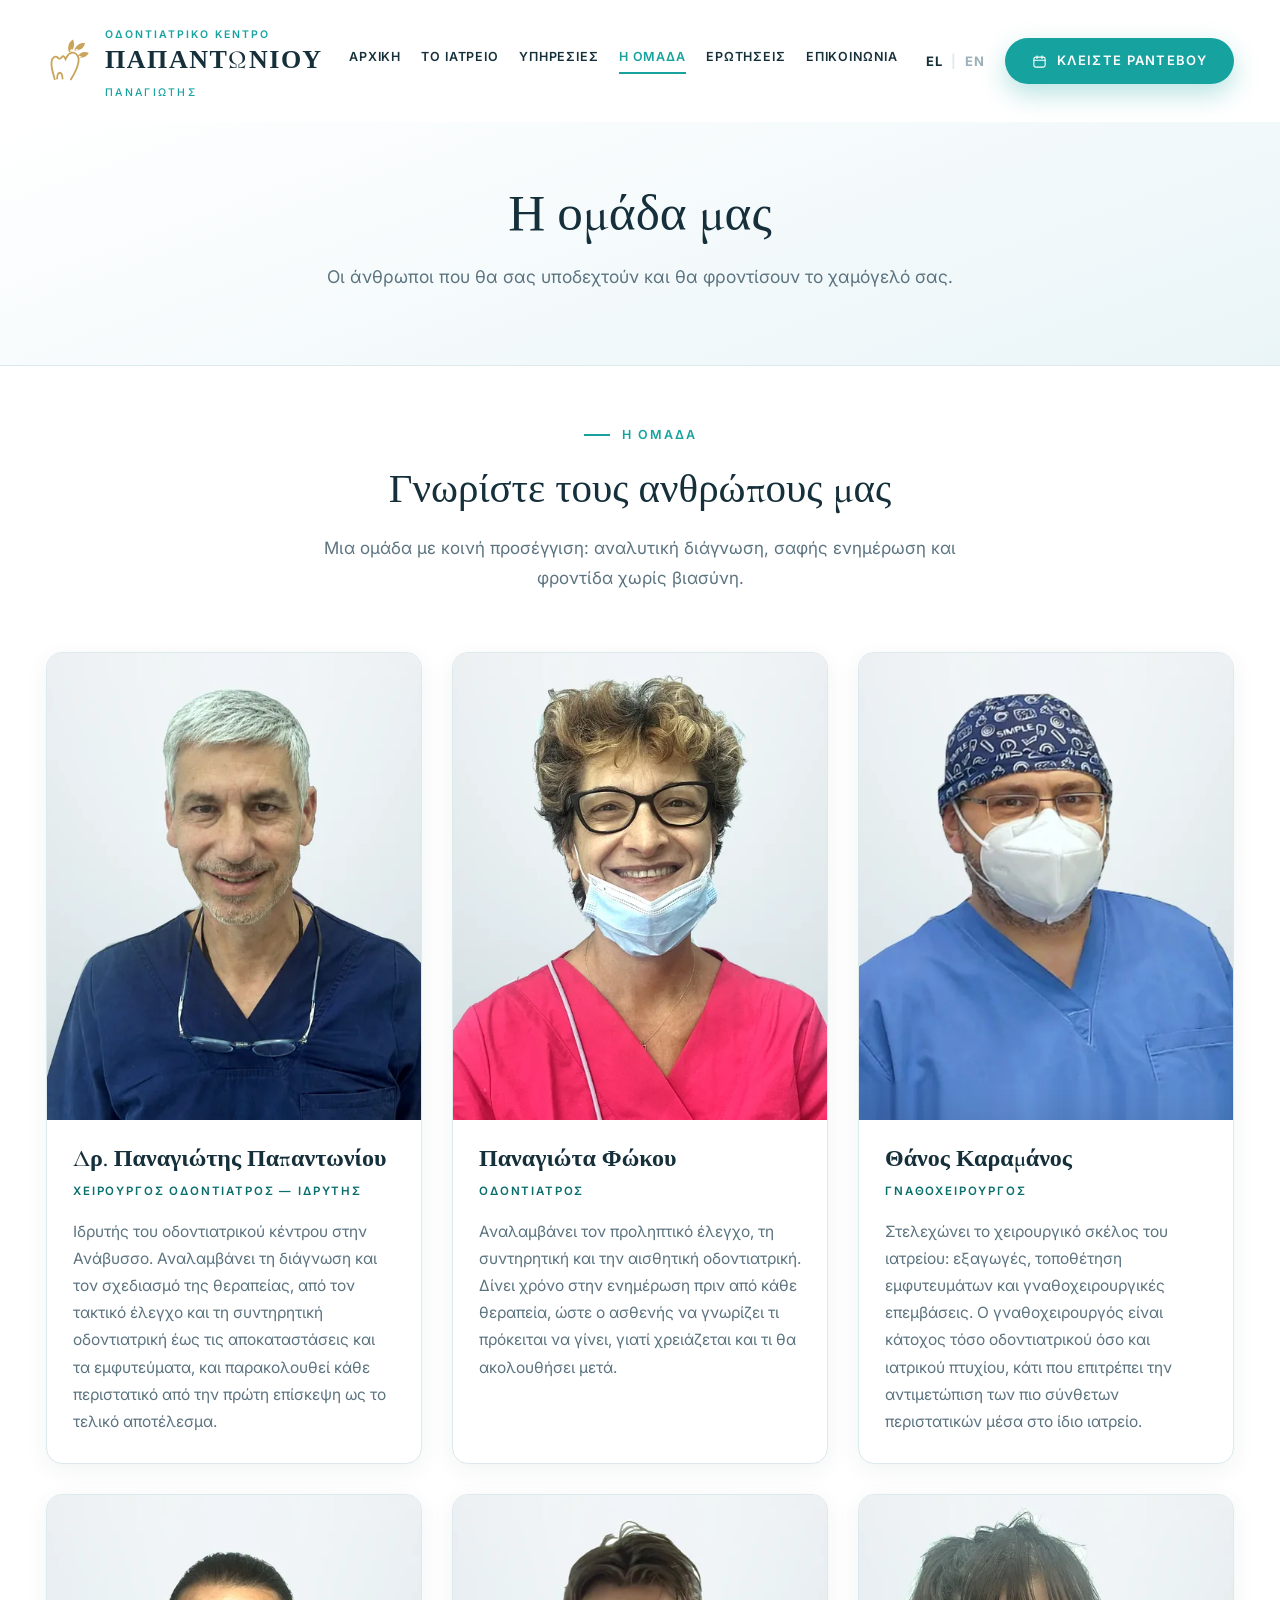
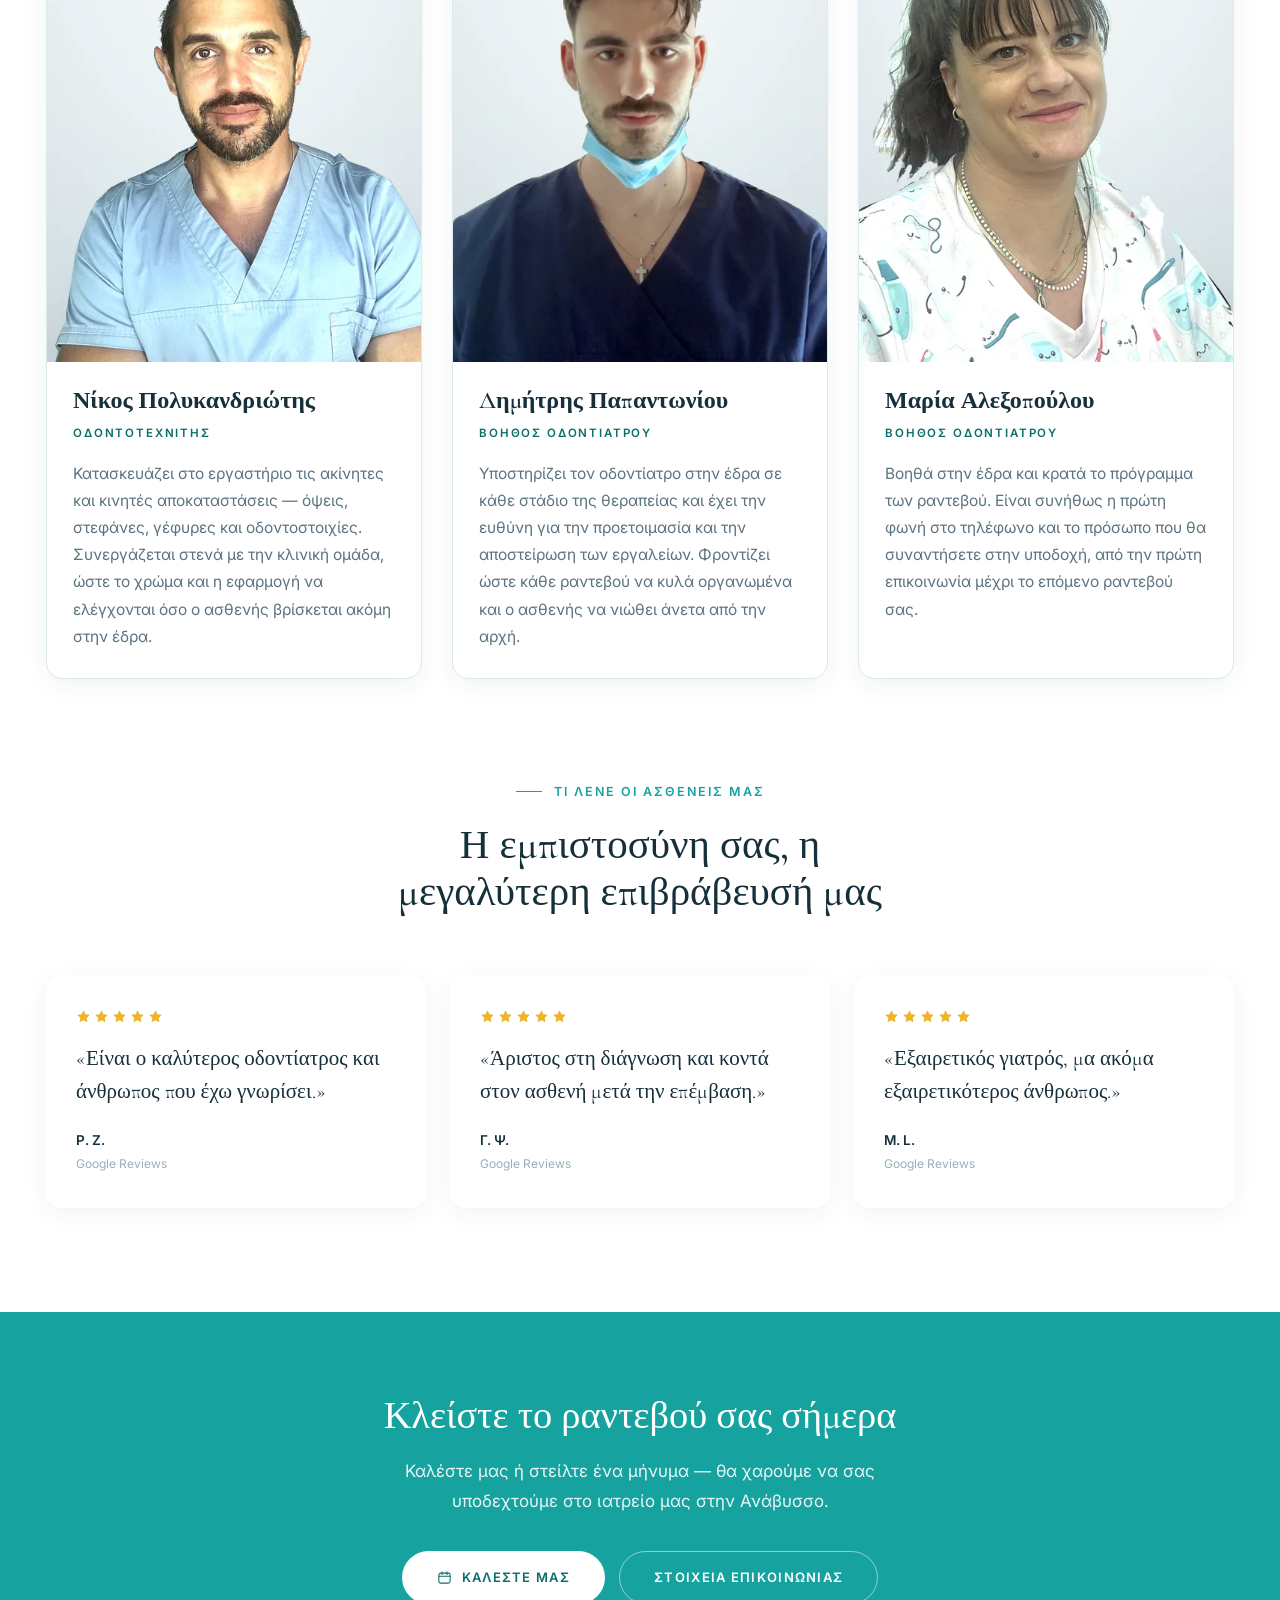
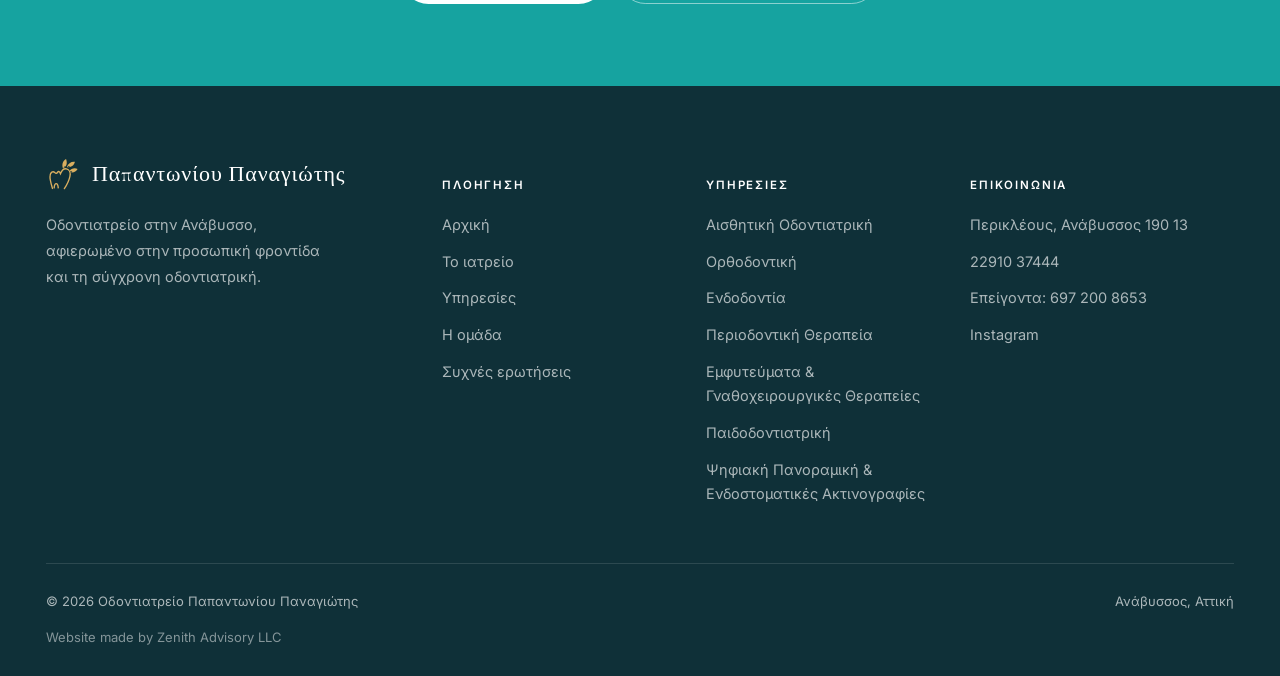
<file: o-iatros.html>
<!DOCTYPE html>
<html lang="el">
<head>
<meta charset="UTF-8">
<meta name="viewport" content="width=device-width, initial-scale=1.0">
<title>Η ομάδα μας | Οδοντιατρείο Παπαντωνίου Παναγιώτης</title>
<meta name="description" content="Οδοντίατροι, γναθοχειρουργός, οδοντοτεχνίτης και βοηθοί — η ομάδα του Οδοντιατρικού Κέντρου Παπαντωνίου στην Ανάβυσσο.">
<link rel="preconnect" href="https://fonts.googleapis.com">
<link rel="preconnect" href="https://fonts.gstatic.com" crossorigin>
<link href="https://fonts.googleapis.com/css2?family=Cormorant+Garamond:ital,wght@0,400;0,500;0,600;1,500&family=Inter:wght@400;500;600;700&display=swap" rel="stylesheet">
<link rel="canonical" href="https://panosdent.netlify.app/o-iatros.html">
<link rel="alternate" hreflang="el" href="https://panosdent.netlify.app/o-iatros.html">
<link rel="alternate" hreflang="en" href="https://panosdent.netlify.app/o-iatros.html?lang=en">
<link rel="alternate" hreflang="x-default" href="https://panosdent.netlify.app/o-iatros.html">
<meta name="theme-color" content="#16A3A0">
<meta name="robots" content="index,follow">
<meta property="og:type" content="website">
<meta property="og:site_name" content="Οδοντιατρικό Κέντρο Παπαντωνίου">
<meta property="og:locale" content="el_GR">
<meta property="og:locale:alternate" content="en_GB">
<meta property="og:title" content="Η ομάδα μας | Οδοντιατρείο Παπαντωνίου Παναγιώτης">
<meta property="og:description" content="Οδοντίατροι, γναθοχειρουργός, οδοντοτεχνίτης και βοηθοί — η ομάδα του Οδοντιατρικού Κέντρου Παπαντωνίου στην Ανάβυσσο.">
<meta property="og:url" content="https://panosdent.netlify.app/o-iatros.html">
<meta property="og:image" content="https://panosdent.netlify.app/og-image.jpg">
<meta property="og:image:secure_url" content="https://panosdent.netlify.app/og-image.jpg">
<meta property="og:image:type" content="image/jpeg">
<meta property="og:image:width" content="1200">
<meta property="og:image:height" content="630">
<meta property="og:image:alt" content="Οδοντιατρικό Κέντρο Παπαντωνίου, Ανάβυσσος">
<meta name="twitter:card" content="summary_large_image">
<meta name="twitter:title" content="Η ομάδα μας | Οδοντιατρείο Παπαντωνίου Παναγιώτης">
<meta name="twitter:description" content="Οδοντίατροι, γναθοχειρουργός, οδοντοτεχνίτης και βοηθοί — η ομάδα του Οδοντιατρικού Κέντρου Παπαντωνίου στην Ανάβυσσο.">
<meta name="twitter:image" content="https://panosdent.netlify.app/og-image.jpg">
<link rel="preload" as="image" href="images/team/panagiotis.jpg?v=20260901b" imagesrcset="images/team/panagiotis-500.jpg?v=20260901b 500w, images/team/panagiotis.jpg?v=20260901b 1000w" imagesizes="(max-width:620px) 92vw, (max-width:960px) 46vw, 31vw" fetchpriority="high">
<link rel="stylesheet" href="styles.css?v=20261101a">
<link rel="icon" href="data:image/svg+xml,%3Csvg xmlns='http://www.w3.org/2000/svg' viewBox='0 0 200 200'%3E%3Cg stroke='%23C9A45C' stroke-width='9' fill='none' stroke-linecap='round'%3E%3Cpath d='M38 179C29 150 21 125 24 104c2-20 16-29 28-18 6 6 11 5 16-2 6-8 12-5 17 8 8-18 22-31 35-28 17 4 25 22 21 42-5 26-18 51-33 74'/%3E%3C/g%3E%3C/svg%3E">
<link rel="icon" type="image/png" sizes="32x32" href="favicon-32.png">
<link rel="icon" type="image/png" sizes="16x16" href="favicon-16.png">
<link rel="apple-touch-icon" sizes="180x180" href="icon-180.png">
<link rel="manifest" href="site.webmanifest">
</head>
<body data-title-key="dr.title">
<a href="#main" class="skip" data-i18n="skip">Μετάβαση στο περιεχόμενο</a>
<header id="hdr">
  <div class="navbar">
    <a href="index.html" class="logo">
      <svg width="46" height="46" viewBox="0 0 200 200" fill="none" aria-hidden="true"><g stroke="#C9A45C" stroke-width="8" stroke-linecap="round" fill="none"><path d="M38 179C29 150 21 125 24 104c2-20 16-29 28-18 6 6 11 5 16-2 6-8 12-5 17 8 8-18 22-31 35-28 17 4 25 22 21 42-5 26-18 51-33 74"/><path d="M48 176c1-15 5-25 12-25s11 10 12 25"/></g><g fill="#C9A45C" fill-rule="evenodd"><path d="M100 62C92 39 98 17 118 6c9 24 4 46-18 56Z M103 54l11-7-3 12Z"/><path d="M123 53c7-22 26-34 47-31-5 23-24 36-47 31Z M128 48l13 1-9 8Z"/><path d="M137 80c10-18 31-24 49-15-11 19-32 25-49 15Z M143 76l12 4-11 5Z"/></g></svg>
      <span>
        <span class="l1" data-i18n="logo.top">Οδοντιατρικό Κέντρο</span><br>
        <span class="l2" data-i18n="logo.name">Παπαντωνίου</span><br>
        <span class="l3" data-i18n="logo.first">Παναγιώτης</span>
      </span>
    </a>

    <nav class="menu" aria-label="Κύριο μενού">
      <a href="index.html" data-i18n="nav.home">Αρχική</a>
      <a href="to-iatreio.html" data-i18n="nav.clinic">Το ιατρείο</a>
      <a href="ypiresies.html" data-i18n="nav.services">Υπηρεσίες</a>
      <a href="o-iatros.html" class="active" data-i18n="nav.doctor">Η ομάδα</a>
      <a href="syhnes-erotiseis.html" data-i18n="nav.faq">Ερωτήσεις</a>
      <a href="epikoinonia.html" data-i18n="nav.contact">Επικοινωνία</a>
    </nav>

    <div class="hgroup">
      <div class="lang"><a href="index.html" data-lang-link="el">EL</a><span>|</span><a href="index.html?lang=en" data-lang-link="en">EN</a></div>
      <a href="epikoinonia.html" class="btn btn-solid btn-sm"><svg width="15" height="15" viewBox="0 0 24 24" fill="none"><rect x="3" y="5" width="18" height="16" rx="3" stroke="currentColor" stroke-width="1.7"/><path d="M3 10h18M8 3v4M16 3v4" stroke="currentColor" stroke-width="1.7" stroke-linecap="round"/></svg><span data-i18n="cta.book">Κλείστε ραντεβού</span></a>
      <button class="burger" id="burger" aria-label="Μενού" aria-expanded="false"><span></span></button>
    </div>
  </div>
</header>

<div class="drawer" id="drawer">
  <a href="index.html" data-i18n="nav.home">Αρχική</a>
  <a href="to-iatreio.html" data-i18n="nav.clinic">Το ιατρείο</a>
  <a href="ypiresies.html" data-i18n="nav.services">Υπηρεσίες</a>
  <a href="o-iatros.html" data-i18n="nav.doctor">Η ομάδα</a>
  <a href="syhnes-erotiseis.html" data-i18n="nav.faq">Ερωτήσεις</a>
  <a href="epikoinonia.html" data-i18n="nav.contact">Επικοινωνία</a>
  <a href="epikoinonia.html" class="btn btn-solid"><svg width="15" height="15" viewBox="0 0 24 24" fill="none"><rect x="3" y="5" width="18" height="16" rx="3" stroke="currentColor" stroke-width="1.7"/><path d="M3 10h18M8 3v4M16 3v4" stroke="currentColor" stroke-width="1.7" stroke-linecap="round"/></svg><span data-i18n="cta.book">Κλείστε ραντεβού</span></a>
  <div class="lang"><a href="index.html" data-lang-link="el">EL</a><span>|</span><a href="index.html?lang=en" data-lang-link="en">EN</a></div>
</div>
<main id="main">
<section class="banner">
  <div class="banner-in">
    <h1 data-i18n="dr.h1">Η ομάδα μας</h1>
    <p data-i18n="dr.lede">Εμπειρία, ακρίβεια και ουσιαστικό ενδιαφέρον για τον άνθρωπο που κάθεται στην έδρα.</p>
  </div>
</section>

<section class="sec-pad">
  <div class="wrap">
    <div class="head rv">
      <span class="eyebrow" data-i18n="team.e">Η ομάδα</span>
      <h2 data-i18n="team.h">Γνωρίστε τους ανθρώπους μας</h2>
      <p data-i18n="team.p">Μια ομάδα με κοινή προσέγγιση: αναλυτική διάγνωση, σαφής ενημέρωση και φροντίδα χωρίς βιασύνη.</p>
    </div>
    <div class="team-grid rv" data-c="team">
      <article class="member">
        <div class="member-photo">
          <picture>
            <source type="image/webp" srcset="images/team/panagiotis-500.webp?v=20260901b 500w, images/team/panagiotis.webp?v=20260901b 1000w" sizes="(max-width:620px) 92vw, (max-width:960px) 46vw, 31vw">
            <source type="image/jpeg" srcset="images/team/panagiotis-500.jpg?v=20260901b 500w, images/team/panagiotis.jpg?v=20260901b 1000w" sizes="(max-width:620px) 92vw, (max-width:960px) 46vw, 31vw">
            <img src="images/team/panagiotis.jpg?v=20260901b" alt="Δρ. Παναγιώτης Παπαντωνίου" width="1000" height="1250" decoding="async">
          </picture>
        </div>
        <h3 class="member-name">Δρ. Παναγιώτης Παπαντωνίου</h3>
        <p class="member-role">Χειρουργός Οδοντίατρος — Ιδρυτής</p>
        <p class="member-bio">Ιδρυτής του οδοντιατρικού κέντρου στην Ανάβυσσο. Αναλαμβάνει τη διάγνωση και τον σχεδιασμό της θεραπείας, από τον τακτικό έλεγχο και τη συντηρητική οδοντιατρική έως τις αποκαταστάσεις και τα εμφυτεύματα, και παρακολουθεί κάθε περιστατικό από την πρώτη επίσκεψη ως το τελικό αποτέλεσμα.</p>
      </article>
      <article class="member">
        <div class="member-photo">
          <picture>
            <source type="image/webp" srcset="images/team/panagiota-500.webp?v=20260901b 500w, images/team/panagiota.webp?v=20260901b 1000w" sizes="(max-width:620px) 92vw, (max-width:960px) 46vw, 31vw">
            <source type="image/jpeg" srcset="images/team/panagiota-500.jpg?v=20260901b 500w, images/team/panagiota.jpg?v=20260901b 1000w" sizes="(max-width:620px) 92vw, (max-width:960px) 46vw, 31vw">
            <img src="images/team/panagiota.jpg?v=20260901b" alt="Παναγιώτα Φώκου" width="1000" height="1250" decoding="async">
          </picture>
        </div>
        <h3 class="member-name">Παναγιώτα Φώκου</h3>
        <p class="member-role">Οδοντίατρος</p>
        <p class="member-bio">Αναλαμβάνει τον προληπτικό έλεγχο, τη συντηρητική και την αισθητική οδοντιατρική. Δίνει χρόνο στην ενημέρωση πριν από κάθε θεραπεία, ώστε ο ασθενής να γνωρίζει τι πρόκειται να γίνει, γιατί χρειάζεται και τι θα ακολουθήσει μετά.</p>
      </article>
      <article class="member">
        <div class="member-photo">
          <picture>
            <source type="image/webp" srcset="images/team/thanos-500.webp?v=20260901b 500w, images/team/thanos.webp?v=20260901b 1000w" sizes="(max-width:620px) 92vw, (max-width:960px) 46vw, 31vw">
            <source type="image/jpeg" srcset="images/team/thanos-500.jpg?v=20260901b 500w, images/team/thanos.jpg?v=20260901b 1000w" sizes="(max-width:620px) 92vw, (max-width:960px) 46vw, 31vw">
            <img src="images/team/thanos.jpg?v=20260901b" alt="Θάνος Καραμάνος" width="1000" height="1250" decoding="async">
          </picture>
        </div>
        <h3 class="member-name">Θάνος Καραμάνος</h3>
        <p class="member-role">Γναθοχειρουργός</p>
        <p class="member-bio">Στελεχώνει το χειρουργικό σκέλος του ιατρείου: εξαγωγές, τοποθέτηση εμφυτευμάτων και γναθοχειρουργικές επεμβάσεις. Ο γναθοχειρουργός είναι κάτοχος τόσο οδοντιατρικού όσο και ιατρικού πτυχίου, κάτι που επιτρέπει την αντιμετώπιση των πιο σύνθετων περιστατικών μέσα στο ίδιο ιατρείο.</p>
      </article>
      <article class="member">
        <div class="member-photo">
          <picture>
            <source type="image/webp" srcset="images/team/nikos-500.webp?v=20260901b 500w, images/team/nikos.webp?v=20260901b 1000w" sizes="(max-width:620px) 92vw, (max-width:960px) 46vw, 31vw">
            <source type="image/jpeg" srcset="images/team/nikos-500.jpg?v=20260901b 500w, images/team/nikos.jpg?v=20260901b 1000w" sizes="(max-width:620px) 92vw, (max-width:960px) 46vw, 31vw">
            <img src="images/team/nikos.jpg?v=20260901b" alt="Νίκος Πολυκανδριώτης" width="1000" height="1250" decoding="async" loading="lazy">
          </picture>
        </div>
        <h3 class="member-name">Νίκος Πολυκανδριώτης</h3>
        <p class="member-role">Οδοντοτεχνίτης</p>
        <p class="member-bio">Κατασκευάζει στο εργαστήριο τις ακίνητες και κινητές αποκαταστάσεις — όψεις, στεφάνες, γέφυρες και οδοντοστοιχίες. Συνεργάζεται στενά με την κλινική ομάδα, ώστε το χρώμα και η εφαρμογή να ελέγχονται όσο ο ασθενής βρίσκεται ακόμη στην έδρα.</p>
      </article>
      <article class="member">
        <div class="member-photo">
          <picture>
            <source type="image/webp" srcset="images/team/dimitris-500.webp?v=20260901b 500w, images/team/dimitris.webp?v=20260901b 1000w" sizes="(max-width:620px) 92vw, (max-width:960px) 46vw, 31vw">
            <source type="image/jpeg" srcset="images/team/dimitris-500.jpg?v=20260901b 500w, images/team/dimitris.jpg?v=20260901b 1000w" sizes="(max-width:620px) 92vw, (max-width:960px) 46vw, 31vw">
            <img src="images/team/dimitris.jpg?v=20260901b" alt="Δημήτρης Παπαντωνίου" width="1000" height="1250" decoding="async" loading="lazy">
          </picture>
        </div>
        <h3 class="member-name">Δημήτρης Παπαντωνίου</h3>
        <p class="member-role">Βοηθός Οδοντιάτρου</p>
        <p class="member-bio">Υποστηρίζει τον οδοντίατρο στην έδρα σε κάθε στάδιο της θεραπείας και έχει την ευθύνη για την προετοιμασία και την αποστείρωση των εργαλείων. Φροντίζει ώστε κάθε ραντεβού να κυλά οργανωμένα και ο ασθενής να νιώθει άνετα από την αρχή.</p>
      </article>
      <article class="member">
        <div class="member-photo">
          <picture>
            <source type="image/webp" srcset="images/team/maria-500.webp?v=20260901b 500w, images/team/maria.webp?v=20260901b 1000w" sizes="(max-width:620px) 92vw, (max-width:960px) 46vw, 31vw">
            <source type="image/jpeg" srcset="images/team/maria-500.jpg?v=20260901b 500w, images/team/maria.jpg?v=20260901b 1000w" sizes="(max-width:620px) 92vw, (max-width:960px) 46vw, 31vw">
            <img src="images/team/maria.jpg?v=20260901b" alt="Μαρία Αλεξοπούλου" width="1000" height="1250" decoding="async" loading="lazy">
          </picture>
        </div>
        <h3 class="member-name">Μαρία Αλεξοπούλου</h3>
        <p class="member-role">Βοηθός Οδοντιάτρου</p>
        <p class="member-bio">Βοηθά στην έδρα και κρατά το πρόγραμμα των ραντεβού. Είναι συνήθως η πρώτη φωνή στο τηλέφωνο και το πρόσωπο που θα συναντήσετε στην υποδοχή, από την πρώτη επικοινωνία μέχρι το επόμενο ραντεβού σας.</p>
      </article>
    </div>
  </div>
</section>

<section class="sec-pad">
  <div class="wrap">
    <div class="head rv">
      <span class="eyebrow" data-i18n="rev.eyebrow">Τι λένε οι ασθενείς μας</span>
      <h2><span data-i18n="rev.h2a">Η εμπιστοσύνη σας, η</span> <span data-i18n="rev.h2b">μεγαλύτερη επιβράβευσή μας</span></h2>
    </div>
    <div class="rev3">
      <div class="rev rv">
        <div class="stars"><svg width="15" height="15" viewBox="0 0 24 24" fill="currentColor"><path d="M12 2l3.1 6.3 7 1-5 5 1.2 7L12 18l-6.3 3.3 1.2-7-5-5 7-1L12 2Z"/></svg><svg width="15" height="15" viewBox="0 0 24 24" fill="currentColor"><path d="M12 2l3.1 6.3 7 1-5 5 1.2 7L12 18l-6.3 3.3 1.2-7-5-5 7-1L12 2Z"/></svg><svg width="15" height="15" viewBox="0 0 24 24" fill="currentColor"><path d="M12 2l3.1 6.3 7 1-5 5 1.2 7L12 18l-6.3 3.3 1.2-7-5-5 7-1L12 2Z"/></svg><svg width="15" height="15" viewBox="0 0 24 24" fill="currentColor"><path d="M12 2l3.1 6.3 7 1-5 5 1.2 7L12 18l-6.3 3.3 1.2-7-5-5 7-1L12 2Z"/></svg><svg width="15" height="15" viewBox="0 0 24 24" fill="currentColor"><path d="M12 2l3.1 6.3 7 1-5 5 1.2 7L12 18l-6.3 3.3 1.2-7-5-5 7-1L12 2Z"/></svg></div>
        <q data-i18n="rev.1">Είναι ο καλύτερος οδοντίατρος και άνθρωπος που έχω γνωρίσει.</q>
        <div class="who">P. Z.</div>
        <div class="src" data-i18n="rev.src">Google Reviews</div>
      </div>
      <div class="rev rv">
        <div class="stars"><svg width="15" height="15" viewBox="0 0 24 24" fill="currentColor"><path d="M12 2l3.1 6.3 7 1-5 5 1.2 7L12 18l-6.3 3.3 1.2-7-5-5 7-1L12 2Z"/></svg><svg width="15" height="15" viewBox="0 0 24 24" fill="currentColor"><path d="M12 2l3.1 6.3 7 1-5 5 1.2 7L12 18l-6.3 3.3 1.2-7-5-5 7-1L12 2Z"/></svg><svg width="15" height="15" viewBox="0 0 24 24" fill="currentColor"><path d="M12 2l3.1 6.3 7 1-5 5 1.2 7L12 18l-6.3 3.3 1.2-7-5-5 7-1L12 2Z"/></svg><svg width="15" height="15" viewBox="0 0 24 24" fill="currentColor"><path d="M12 2l3.1 6.3 7 1-5 5 1.2 7L12 18l-6.3 3.3 1.2-7-5-5 7-1L12 2Z"/></svg><svg width="15" height="15" viewBox="0 0 24 24" fill="currentColor"><path d="M12 2l3.1 6.3 7 1-5 5 1.2 7L12 18l-6.3 3.3 1.2-7-5-5 7-1L12 2Z"/></svg></div>
        <q data-i18n="rev.2">Άριστος στη διάγνωση και κοντά στον ασθενή μετά την επέμβαση.</q>
        <div class="who" data-i18n="rev.2.who">Γ. Ψ.</div>
        <div class="src" data-i18n="rev.src">Google Reviews</div>
      </div>
      <div class="rev rv">
        <div class="stars"><svg width="15" height="15" viewBox="0 0 24 24" fill="currentColor"><path d="M12 2l3.1 6.3 7 1-5 5 1.2 7L12 18l-6.3 3.3 1.2-7-5-5 7-1L12 2Z"/></svg><svg width="15" height="15" viewBox="0 0 24 24" fill="currentColor"><path d="M12 2l3.1 6.3 7 1-5 5 1.2 7L12 18l-6.3 3.3 1.2-7-5-5 7-1L12 2Z"/></svg><svg width="15" height="15" viewBox="0 0 24 24" fill="currentColor"><path d="M12 2l3.1 6.3 7 1-5 5 1.2 7L12 18l-6.3 3.3 1.2-7-5-5 7-1L12 2Z"/></svg><svg width="15" height="15" viewBox="0 0 24 24" fill="currentColor"><path d="M12 2l3.1 6.3 7 1-5 5 1.2 7L12 18l-6.3 3.3 1.2-7-5-5 7-1L12 2Z"/></svg><svg width="15" height="15" viewBox="0 0 24 24" fill="currentColor"><path d="M12 2l3.1 6.3 7 1-5 5 1.2 7L12 18l-6.3 3.3 1.2-7-5-5 7-1L12 2Z"/></svg></div>
        <q data-i18n="rev.3">Εξαιρετικός γιατρός, μα ακόμα εξαιρετικότερος άνθρωπος.</q>
        <div class="who">M. L.</div>
        <div class="src" data-i18n="rev.src">Google Reviews</div>
      </div>
    </div>
  </div>
</section>

<section class="cta">
  <div class="wrap">
    <h2 data-i18n="cta.h2">Κλείστε το ραντεβού σας σήμερα</h2>
    <p data-i18n="cta.p">Καλέστε μας ή στείλτε ένα μήνυμα — θα χαρούμε να σας υποδεχτούμε στο ιατρείο μας στην Ανάβυσσο.</p>
    <div class="cta-btns">
      <a href="tel:+302291037444" class="btn btn-light"><svg width="15" height="15" viewBox="0 0 24 24" fill="none"><rect x="3" y="5" width="18" height="16" rx="3" stroke="currentColor" stroke-width="1.7"/><path d="M3 10h18M8 3v4M16 3v4" stroke="currentColor" stroke-width="1.7" stroke-linecap="round"/></svg><span data-i18n="cta.call">Καλέστε μας</span></a>
      <a href="epikoinonia.html" class="btn btn-light" style="background:transparent;color:#fff;border-color:rgba(255,255,255,.5)"><span data-i18n="cta.contact">Στοιχεία επικοινωνίας</span></a>
    </div>
  </div>
</section>
</main>

<footer>
  <div class="wrap">
    <div class="fgrid">
      <div>
        <div class="fbrand">
          <svg width="34" height="34" viewBox="0 0 200 200" fill="none" aria-hidden="true"><g stroke="#D9AE5F" stroke-width="8" stroke-linecap="round" fill="none"><path d="M38 179C29 150 21 125 24 104c2-20 16-29 28-18 6 6 11 5 16-2 6-8 12-5 17 8 8-18 22-31 35-28 17 4 25 22 21 42-5 26-18 51-33 74"/><path d="M48 176c1-15 5-25 12-25s11 10 12 25"/></g><g fill="#D9AE5F" fill-rule="evenodd"><path d="M100 62C92 39 98 17 118 6c9 24 4 46-18 56Z M103 54l11-7-3 12Z"/><path d="M123 53c7-22 26-34 47-31-5 23-24 36-47 31Z M128 48l13 1-9 8Z"/><path d="M137 80c10-18 31-24 49-15-11 19-32 25-49 15Z M143 76l12 4-11 5Z"/></g></svg>
          <span data-i18n="ft.brand">Παπαντωνίου Παναγιώτης</span>
        </div>
        <p class="tag" data-i18n="ft.tag">Οδοντιατρείο στην Ανάβυσσο, αφιερωμένο στην προσωπική φροντίδα και τη σύγχρονη οδοντιατρική.</p>
      </div>
      <div><h5 data-i18n="ft.nav">Πλοήγηση</h5><ul>
        <li><a href="index.html" data-i18n="nav.home">Αρχική</a></li>
        <li><a href="to-iatreio.html" data-i18n="nav.clinic">Το ιατρείο</a></li>
        <li><a href="ypiresies.html" data-i18n="nav.services">Υπηρεσίες</a></li>
        <li><a href="o-iatros.html" data-i18n="nav.doctor">Η ομάδα</a></li>
        <li><a href="syhnes-erotiseis.html" data-i18n="ft.faq">Συχνές ερωτήσεις</a></li></ul></div>
      <div><h5 data-i18n="ft.services">Υπηρεσίες</h5><ul data-c="ftservices">
        <li><a href="ypiresies.html">Αισθητική Οδοντιατρική</a></li>
        <li><a href="ypiresies.html">Ορθοδοντική</a></li>
        <li><a href="ypiresies.html">Ενδοδοντία</a></li>
        <li><a href="ypiresies.html">Περιοδοντική Θεραπεία</a></li>
        <li><a href="ypiresies.html">Εμφυτεύματα & Γναθοχειρουργικές</a></li>
        <li><a href="ypiresies.html">Παιδοδοντιατρική</a></li>
        <li><a href="ypiresies.html">Ψηφιακές Ακτινογραφίες</a></li></ul></div>
      <div><h5 data-i18n="ft.contact">Επικοινωνία</h5><ul>
        <li data-i18n="trust.4.p">Περικλέους, Ανάβυσσος 190 13</li>
        <li><a href="tel:+302291037444" data-c="phone">22910 37444</a></li>
        <li><a href="tel:+306972008653" data-c="emergencyTel"><span data-i18n="ft.emergency">Επείγοντα</span>: <span data-c="emergency">697 200 8653</span></a></li>
        <li><a href="https://www.instagram.com/papantonioudentalclinic" data-c="instagram" target="_blank" rel="noopener">Instagram</a></li></ul></div>
    </div>
    <div class="fbot">
      <span data-i18n="ft.rights">© 2026 Οδοντιατρείο Παπαντωνίου Παναγιώτης</span>
      <span class="built-by">Website made by Zenith Advisory LLC</span>
      <span data-i18n="ft.place">Ανάβυσσος, Αττική</span>
    </div>
  </div>
</footer>

<a href="tel:+302291037444" class="callbar">
  <svg width="17" height="17" viewBox="0 0 24 24" fill="none"><path d="M6.6 10.8c1.4 2.8 3.8 5.1 6.6 6.6l2.2-2.2c.3-.3.7-.4 1-.2 1.1.4 2.3.6 3.6.6.6 0 1 .4 1 1V20c0 .6-.4 1-1 1C10.6 21 3 13.4 3 4c0-.6.4-1 1-1h3.4c.6 0 1 .4 1 1 0 1.3.2 2.5.6 3.6.1.4 0 .8-.2 1L6.6 10.8Z" stroke="currentColor" stroke-width="1.8" stroke-linejoin="round"/></svg>
  <span data-i18n="cta.callnow">Καλέστε για ραντεβού</span></a>
<script src="app.js?v=20260901c"></script>
</body>
</html>
</file>
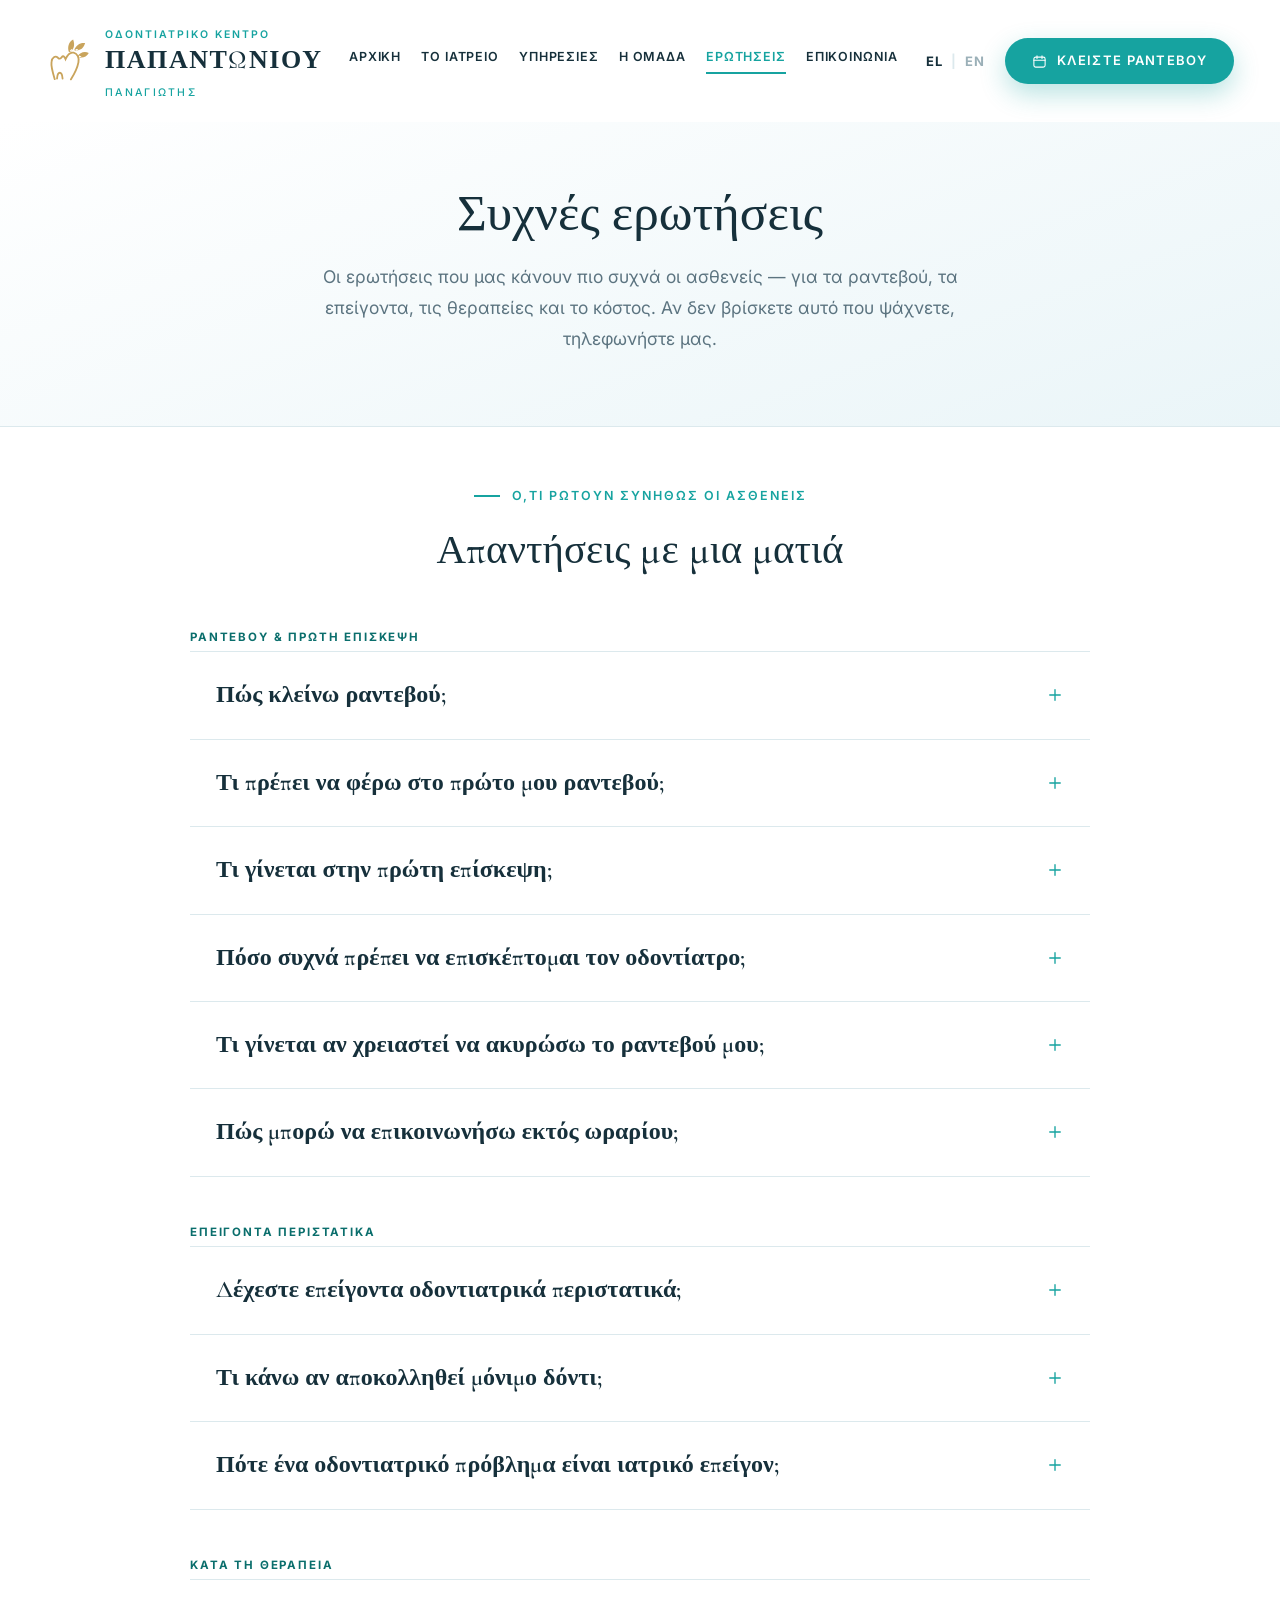
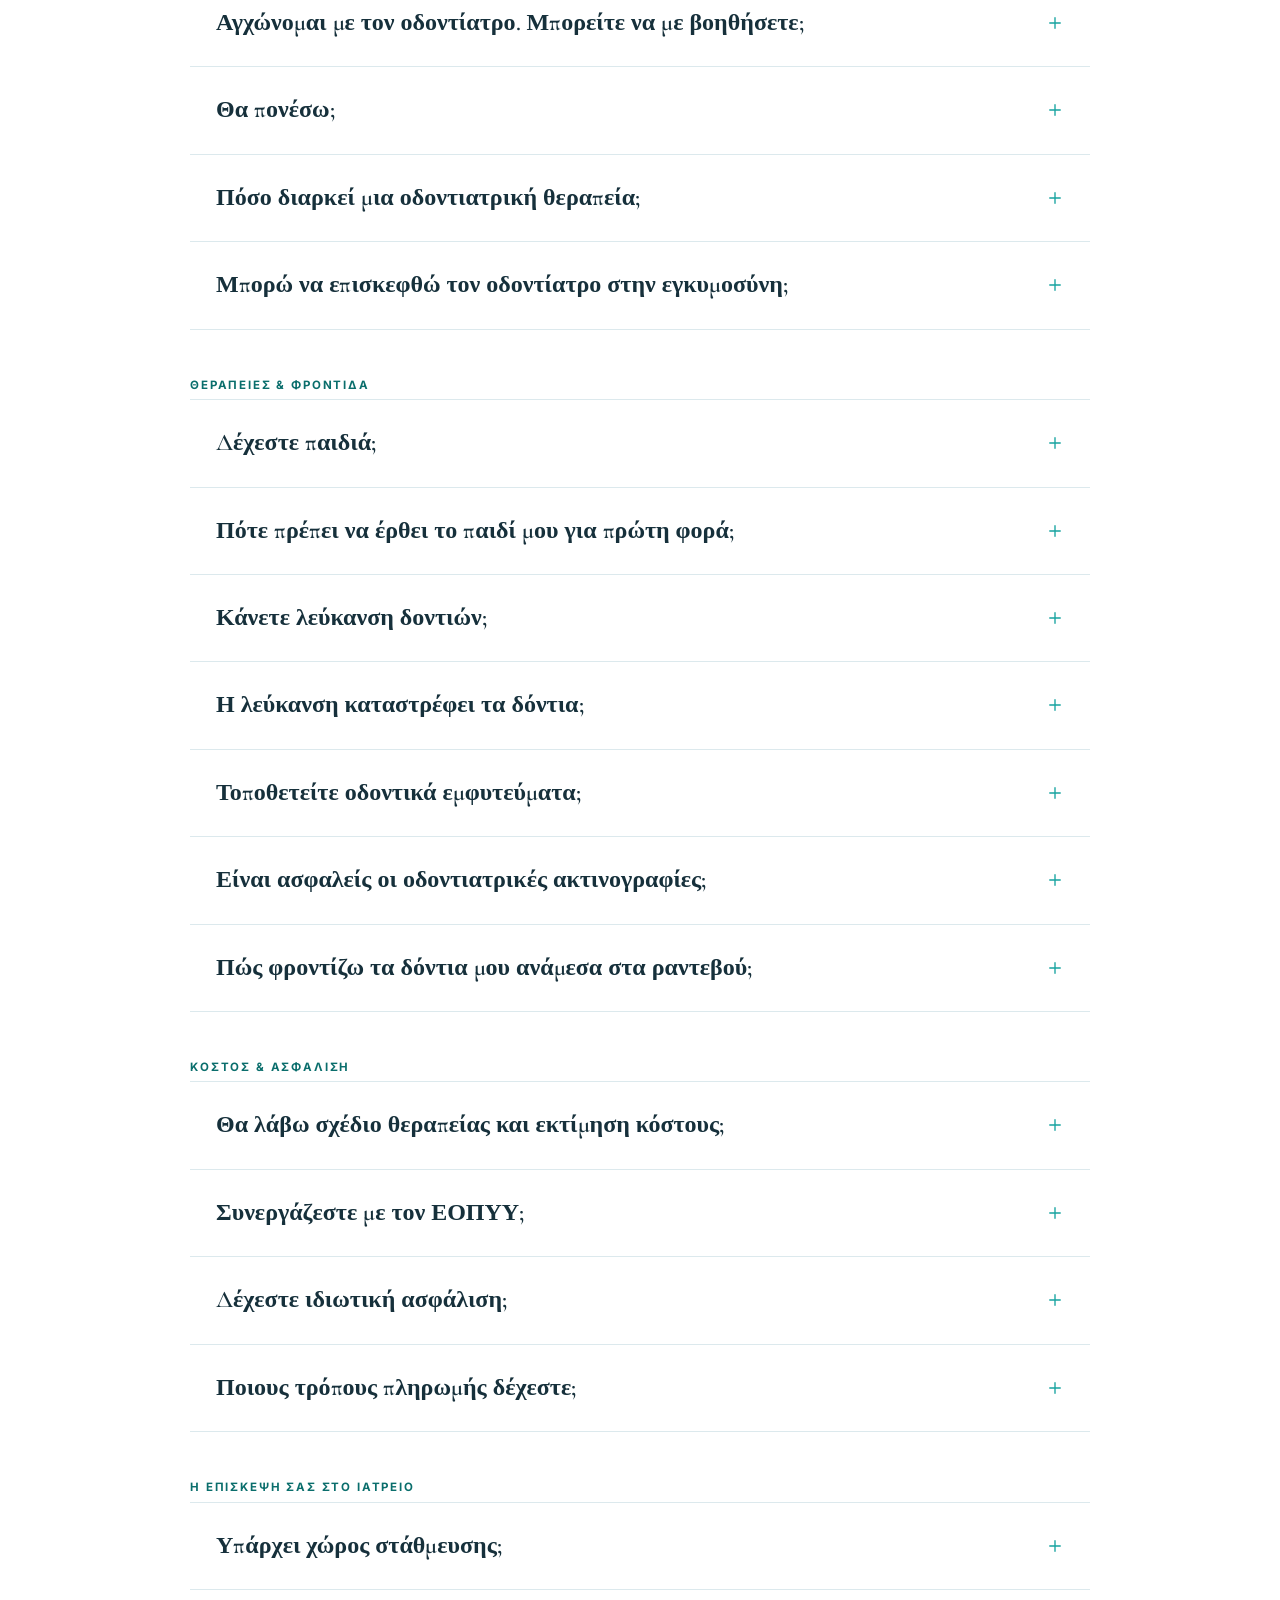
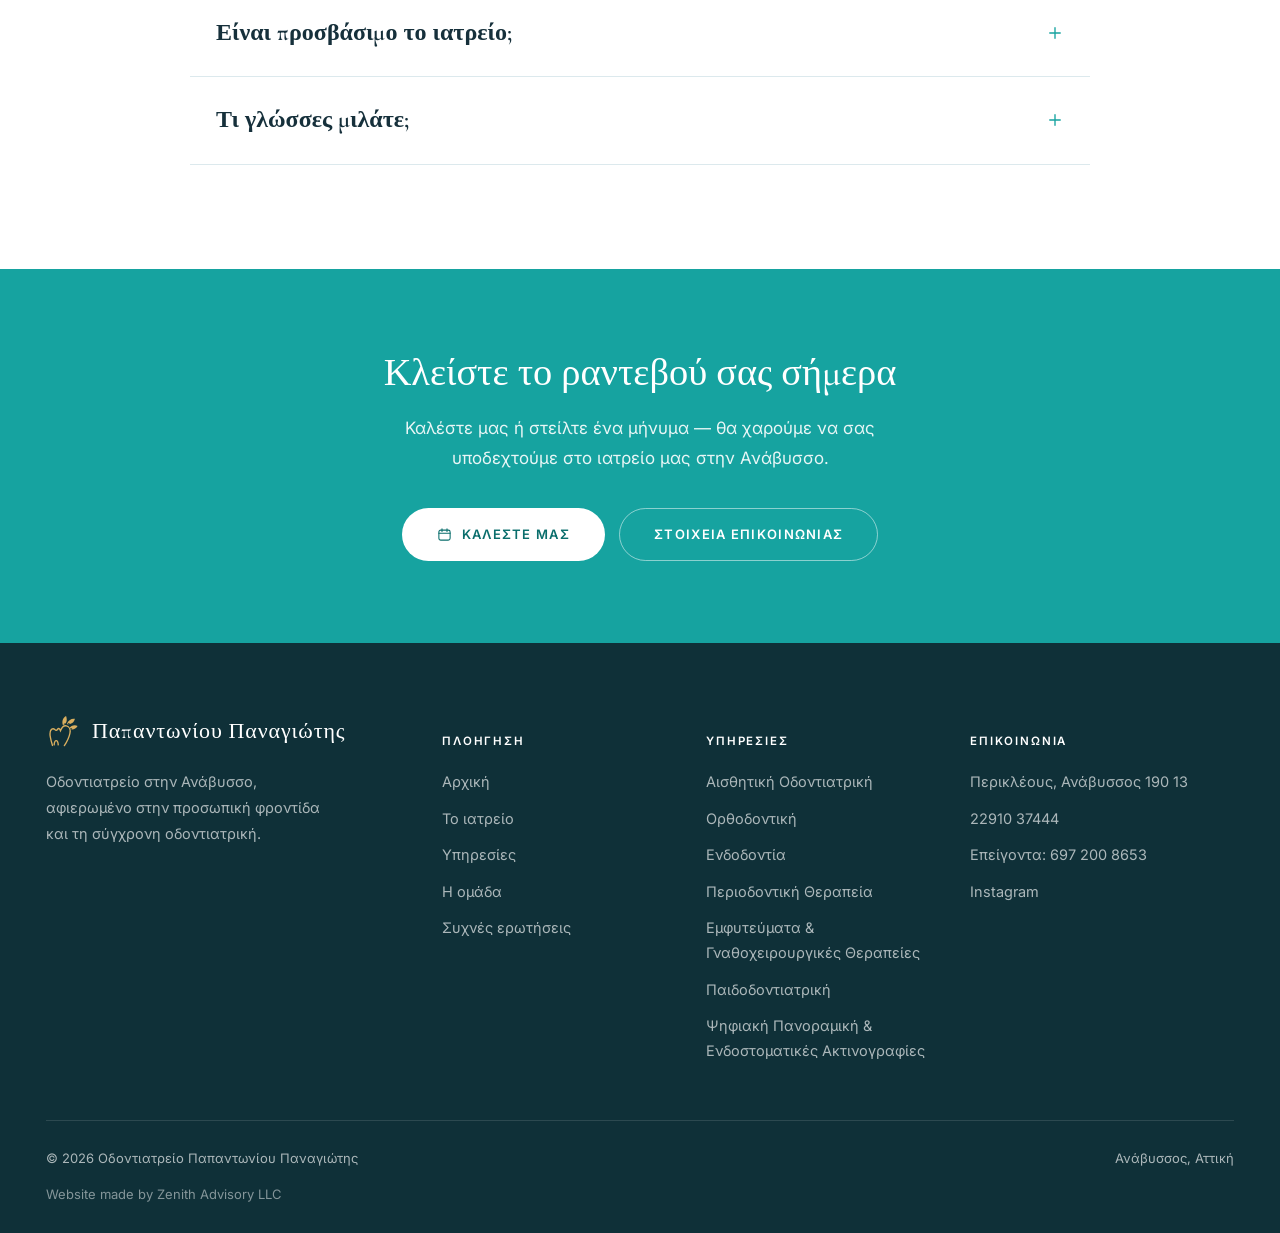
<file: syhnes-erotiseis.html>
<!DOCTYPE html>
<html lang="el">
<head>
<meta charset="UTF-8">
<meta name="viewport" content="width=device-width, initial-scale=1.0">
<title>Συχνές ερωτήσεις | Οδοντιατρείο Παπαντωνίου Παναγιώτης</title>
<meta name="description" content="Απαντήσεις στις ερωτήσεις που μας κάνουν πιο συχνά οι ασθενείς: ραντεβού, πρώτη επίσκεψη, επείγοντα περιστατικά, θεραπείες, κόστος και ασφάλιση.">
<link rel="preconnect" href="https://fonts.googleapis.com">
<link rel="preconnect" href="https://fonts.gstatic.com" crossorigin>
<link href="https://fonts.googleapis.com/css2?family=Cormorant+Garamond:ital,wght@0,400;0,500;0,600;1,500&family=Inter:wght@400;500;600;700&display=swap" rel="stylesheet">
<link rel="canonical" href="https://panosdent.netlify.app/syhnes-erotiseis.html">
<link rel="alternate" hreflang="el" href="https://panosdent.netlify.app/syhnes-erotiseis.html">
<link rel="alternate" hreflang="en" href="https://panosdent.netlify.app/syhnes-erotiseis.html?lang=en">
<link rel="alternate" hreflang="x-default" href="https://panosdent.netlify.app/syhnes-erotiseis.html">
<meta name="theme-color" content="#16A3A0">
<meta name="robots" content="index,follow">
<meta property="og:type" content="website">
<meta property="og:site_name" content="Οδοντιατρικό Κέντρο Παπαντωνίου">
<meta property="og:locale" content="el_GR">
<meta property="og:locale:alternate" content="en_GB">
<meta property="og:title" content="Συχνές ερωτήσεις | Οδοντιατρείο Παπαντωνίου Παναγιώτης">
<meta property="og:description" content="Απαντήσεις στις ερωτήσεις που μας κάνουν πιο συχνά οι ασθενείς: ραντεβού, πρώτη επίσκεψη, επείγοντα περιστατικά, θεραπείες, κόστος και ασφάλιση.">
<meta property="og:url" content="https://panosdent.netlify.app/syhnes-erotiseis.html">
<meta property="og:image" content="https://panosdent.netlify.app/og-image.jpg">
<meta property="og:image:secure_url" content="https://panosdent.netlify.app/og-image.jpg">
<meta property="og:image:type" content="image/jpeg">
<meta property="og:image:width" content="1200">
<meta property="og:image:height" content="630">
<meta property="og:image:alt" content="Οδοντιατρικό Κέντρο Παπαντωνίου, Ανάβυσσος">
<meta name="twitter:card" content="summary_large_image">
<meta name="twitter:title" content="Συχνές ερωτήσεις | Οδοντιατρείο Παπαντωνίου Παναγιώτης">
<meta name="twitter:description" content="Απαντήσεις στις ερωτήσεις που μας κάνουν πιο συχνά οι ασθενείς: ραντεβού, πρώτη επίσκεψη, επείγοντα περιστατικά, θεραπείες, κόστος και ασφάλιση.">
<meta name="twitter:image" content="https://panosdent.netlify.app/og-image.jpg">
<link rel="preload" as="image" href="images/01_exterior_clinic.jpg" fetchpriority="high">
<link rel="stylesheet" href="styles.css?v=20261101a">
<link rel="icon" href="data:image/svg+xml,%3Csvg xmlns='http://www.w3.org/2000/svg' viewBox='0 0 200 200'%3E%3Cg stroke='%23C9A45C' stroke-width='9' fill='none' stroke-linecap='round'%3E%3Cpath d='M38 179C29 150 21 125 24 104c2-20 16-29 28-18 6 6 11 5 16-2 6-8 12-5 17 8 8-18 22-31 35-28 17 4 25 22 21 42-5 26-18 51-33 74'/%3E%3C/g%3E%3C/svg%3E">
<link rel="icon" type="image/png" sizes="32x32" href="favicon-32.png">
<link rel="icon" type="image/png" sizes="16x16" href="favicon-16.png">
<link rel="apple-touch-icon" sizes="180x180" href="icon-180.png">
<link rel="manifest" href="site.webmanifest">
</head>
<body data-title-key="fq.title" data-faq-schema>
<a href="#main" class="skip" data-i18n="skip">Μετάβαση στο περιεχόμενο</a>
<header id="hdr">
  <div class="navbar">
    <a href="index.html" class="logo">
      <svg width="46" height="46" viewBox="0 0 200 200" fill="none" aria-hidden="true"><g stroke="#C9A45C" stroke-width="8" stroke-linecap="round" fill="none"><path d="M38 179C29 150 21 125 24 104c2-20 16-29 28-18 6 6 11 5 16-2 6-8 12-5 17 8 8-18 22-31 35-28 17 4 25 22 21 42-5 26-18 51-33 74"/><path d="M48 176c1-15 5-25 12-25s11 10 12 25"/></g><g fill="#C9A45C" fill-rule="evenodd"><path d="M100 62C92 39 98 17 118 6c9 24 4 46-18 56Z M103 54l11-7-3 12Z"/><path d="M123 53c7-22 26-34 47-31-5 23-24 36-47 31Z M128 48l13 1-9 8Z"/><path d="M137 80c10-18 31-24 49-15-11 19-32 25-49 15Z M143 76l12 4-11 5Z"/></g></svg>
      <span>
        <span class="l1" data-i18n="logo.top">Οδοντιατρικό Κέντρο</span><br>
        <span class="l2" data-i18n="logo.name">Παπαντωνίου</span><br>
        <span class="l3" data-i18n="logo.first">Παναγιώτης</span>
      </span>
    </a>

    <nav class="menu" aria-label="Κύριο μενού">
      <a href="index.html" data-i18n="nav.home">Αρχική</a>
      <a href="to-iatreio.html" data-i18n="nav.clinic">Το ιατρείο</a>
      <a href="ypiresies.html" data-i18n="nav.services">Υπηρεσίες</a>
      <a href="o-iatros.html" data-i18n="nav.doctor">Η ομάδα</a>
      <a href="syhnes-erotiseis.html" class="active" data-i18n="nav.faq">Ερωτήσεις</a>
      <a href="epikoinonia.html" data-i18n="nav.contact">Επικοινωνία</a>
    </nav>

    <div class="hgroup">
      <div class="lang"><a href="index.html" data-lang-link="el">EL</a><span>|</span><a href="index.html?lang=en" data-lang-link="en">EN</a></div>
      <a href="epikoinonia.html" class="btn btn-solid btn-sm"><svg width="15" height="15" viewBox="0 0 24 24" fill="none"><rect x="3" y="5" width="18" height="16" rx="3" stroke="currentColor" stroke-width="1.7"/><path d="M3 10h18M8 3v4M16 3v4" stroke="currentColor" stroke-width="1.7" stroke-linecap="round"/></svg><span data-i18n="cta.book">Κλείστε ραντεβού</span></a>
      <button class="burger" id="burger" aria-label="Μενού" aria-expanded="false"><span></span></button>
    </div>
  </div>
</header>

<div class="drawer" id="drawer">
  <a href="index.html" data-i18n="nav.home">Αρχική</a>
  <a href="to-iatreio.html" data-i18n="nav.clinic">Το ιατρείο</a>
  <a href="ypiresies.html" data-i18n="nav.services">Υπηρεσίες</a>
  <a href="o-iatros.html" data-i18n="nav.doctor">Η ομάδα</a>
  <a href="syhnes-erotiseis.html" data-i18n="nav.faq">Ερωτήσεις</a>
  <a href="epikoinonia.html" data-i18n="nav.contact">Επικοινωνία</a>
  <a href="epikoinonia.html" class="btn btn-solid"><svg width="15" height="15" viewBox="0 0 24 24" fill="none"><rect x="3" y="5" width="18" height="16" rx="3" stroke="currentColor" stroke-width="1.7"/><path d="M3 10h18M8 3v4M16 3v4" stroke="currentColor" stroke-width="1.7" stroke-linecap="round"/></svg><span data-i18n="cta.book">Κλείστε ραντεβού</span></a>
  <div class="lang"><a href="index.html" data-lang-link="el">EL</a><span>|</span><a href="index.html?lang=en" data-lang-link="en">EN</a></div>
</div>
<main id="main">
<section class="banner">
  <div class="banner-in">
    <h1 data-i18n="fq.h1">Συχνές ερωτήσεις</h1>
    <p data-i18n="fq.lede">Οι ερωτήσεις που μας κάνουν πιο συχνά οι ασθενείς — για τα ραντεβού, τα επείγοντα, τις θεραπείες και το κόστος. Αν δεν βρίσκετε αυτό που ψάχνετε, τηλεφωνήστε μας.</p>
  </div>
</section>

<section class="sec-pad">
  <div class="wrap faq-wrap">
    <div class="head rv">
      <span class="eyebrow" data-i18n="fq.e">Ό,τι ρωτούν συνήθως οι ασθενείς</span>
      <h2 data-i18n="fq.h">Απαντήσεις με μια ματιά</h2>
    </div>
    <div class="faq-list grouped rv" data-c="faq"></div>
  </div>
</section>

<section class="cta">
  <div class="wrap">
    <h2 data-i18n="cta.h2">Κλείστε το ραντεβού σας σήμερα</h2>
    <p data-i18n="cta.p">Καλέστε μας ή στείλτε ένα μήνυμα — θα χαρούμε να σας υποδεχτούμε στο ιατρείο μας στην Ανάβυσσο.</p>
    <div class="cta-btns">
      <a href="tel:+302291037444" class="btn btn-light"><svg width="15" height="15" viewBox="0 0 24 24" fill="none"><rect x="3" y="5" width="18" height="16" rx="3" stroke="currentColor" stroke-width="1.7"/><path d="M3 10h18M8 3v4M16 3v4" stroke="currentColor" stroke-width="1.7" stroke-linecap="round"/></svg><span data-i18n="cta.call">Καλέστε μας</span></a>
      <a href="epikoinonia.html" class="btn btn-light" style="background:transparent;color:#fff;border-color:rgba(255,255,255,.5)"><span data-i18n="cta.contact">Στοιχεία επικοινωνίας</span></a>
    </div>
  </div>
</section>
</main>

<footer>
  <div class="wrap">
    <div class="fgrid">
      <div>
        <div class="fbrand">
          <svg width="34" height="34" viewBox="0 0 200 200" fill="none" aria-hidden="true"><g stroke="#D9AE5F" stroke-width="8" stroke-linecap="round" fill="none"><path d="M38 179C29 150 21 125 24 104c2-20 16-29 28-18 6 6 11 5 16-2 6-8 12-5 17 8 8-18 22-31 35-28 17 4 25 22 21 42-5 26-18 51-33 74"/><path d="M48 176c1-15 5-25 12-25s11 10 12 25"/></g><g fill="#D9AE5F" fill-rule="evenodd"><path d="M100 62C92 39 98 17 118 6c9 24 4 46-18 56Z M103 54l11-7-3 12Z"/><path d="M123 53c7-22 26-34 47-31-5 23-24 36-47 31Z M128 48l13 1-9 8Z"/><path d="M137 80c10-18 31-24 49-15-11 19-32 25-49 15Z M143 76l12 4-11 5Z"/></g></svg>
          <span data-i18n="ft.brand">Παπαντωνίου Παναγιώτης</span>
        </div>
        <p class="tag" data-i18n="ft.tag">Οδοντιατρείο στην Ανάβυσσο, αφιερωμένο στην προσωπική φροντίδα και τη σύγχρονη οδοντιατρική.</p>
      </div>
      <div><h5 data-i18n="ft.nav">Πλοήγηση</h5><ul>
        <li><a href="index.html" data-i18n="nav.home">Αρχική</a></li>
        <li><a href="to-iatreio.html" data-i18n="nav.clinic">Το ιατρείο</a></li>
        <li><a href="ypiresies.html" data-i18n="nav.services">Υπηρεσίες</a></li>
        <li><a href="o-iatros.html" data-i18n="nav.doctor">Η ομάδα</a></li>
        <li><a href="syhnes-erotiseis.html" data-i18n="ft.faq">Συχνές ερωτήσεις</a></li></ul></div>
      <div><h5 data-i18n="ft.services">Υπηρεσίες</h5><ul data-c="ftservices">
        <li><a href="ypiresies.html">Αισθητική Οδοντιατρική</a></li>
        <li><a href="ypiresies.html">Ορθοδοντική</a></li>
        <li><a href="ypiresies.html">Ενδοδοντία</a></li>
        <li><a href="ypiresies.html">Περιοδοντική Θεραπεία</a></li>
        <li><a href="ypiresies.html">Εμφυτεύματα & Γναθοχειρουργικές</a></li>
        <li><a href="ypiresies.html">Παιδοδοντιατρική</a></li>
        <li><a href="ypiresies.html">Ψηφιακές Ακτινογραφίες</a></li></ul></div>
      <div><h5 data-i18n="ft.contact">Επικοινωνία</h5><ul>
        <li data-i18n="trust.4.p">Περικλέους, Ανάβυσσος 190 13</li>
        <li><a href="tel:+302291037444" data-c="phone">22910 37444</a></li>
        <li><a href="tel:+306972008653" data-c="emergencyTel"><span data-i18n="ft.emergency">Επείγοντα</span>: <span data-c="emergency">697 200 8653</span></a></li>
        <li><a href="https://www.instagram.com/papantonioudentalclinic" data-c="instagram" target="_blank" rel="noopener">Instagram</a></li></ul></div>
    </div>
    <div class="fbot">
      <span data-i18n="ft.rights">© 2026 Οδοντιατρείο Παπαντωνίου Παναγιώτης</span>
      <span class="built-by">Website made by Zenith Advisory LLC</span>
      <span data-i18n="ft.place">Ανάβυσσος, Αττική</span>
    </div>
  </div>
</footer>

<a href="tel:+302291037444" class="callbar">
  <svg width="17" height="17" viewBox="0 0 24 24" fill="none"><path d="M6.6 10.8c1.4 2.8 3.8 5.1 6.6 6.6l2.2-2.2c.3-.3.7-.4 1-.2 1.1.4 2.3.6 3.6.6.6 0 1 .4 1 1V20c0 .6-.4 1-1 1C10.6 21 3 13.4 3 4c0-.6.4-1 1-1h3.4c.6 0 1 .4 1 1 0 1.3.2 2.5.6 3.6.1.4 0 .8-.2 1L6.6 10.8Z" stroke="currentColor" stroke-width="1.8" stroke-linejoin="round"/></svg>
  <span data-i18n="cta.callnow">Καλέστε για ραντεβού</span></a>
<script src="app.js?v=20260901c"></script>
</body>
</html>
</file>
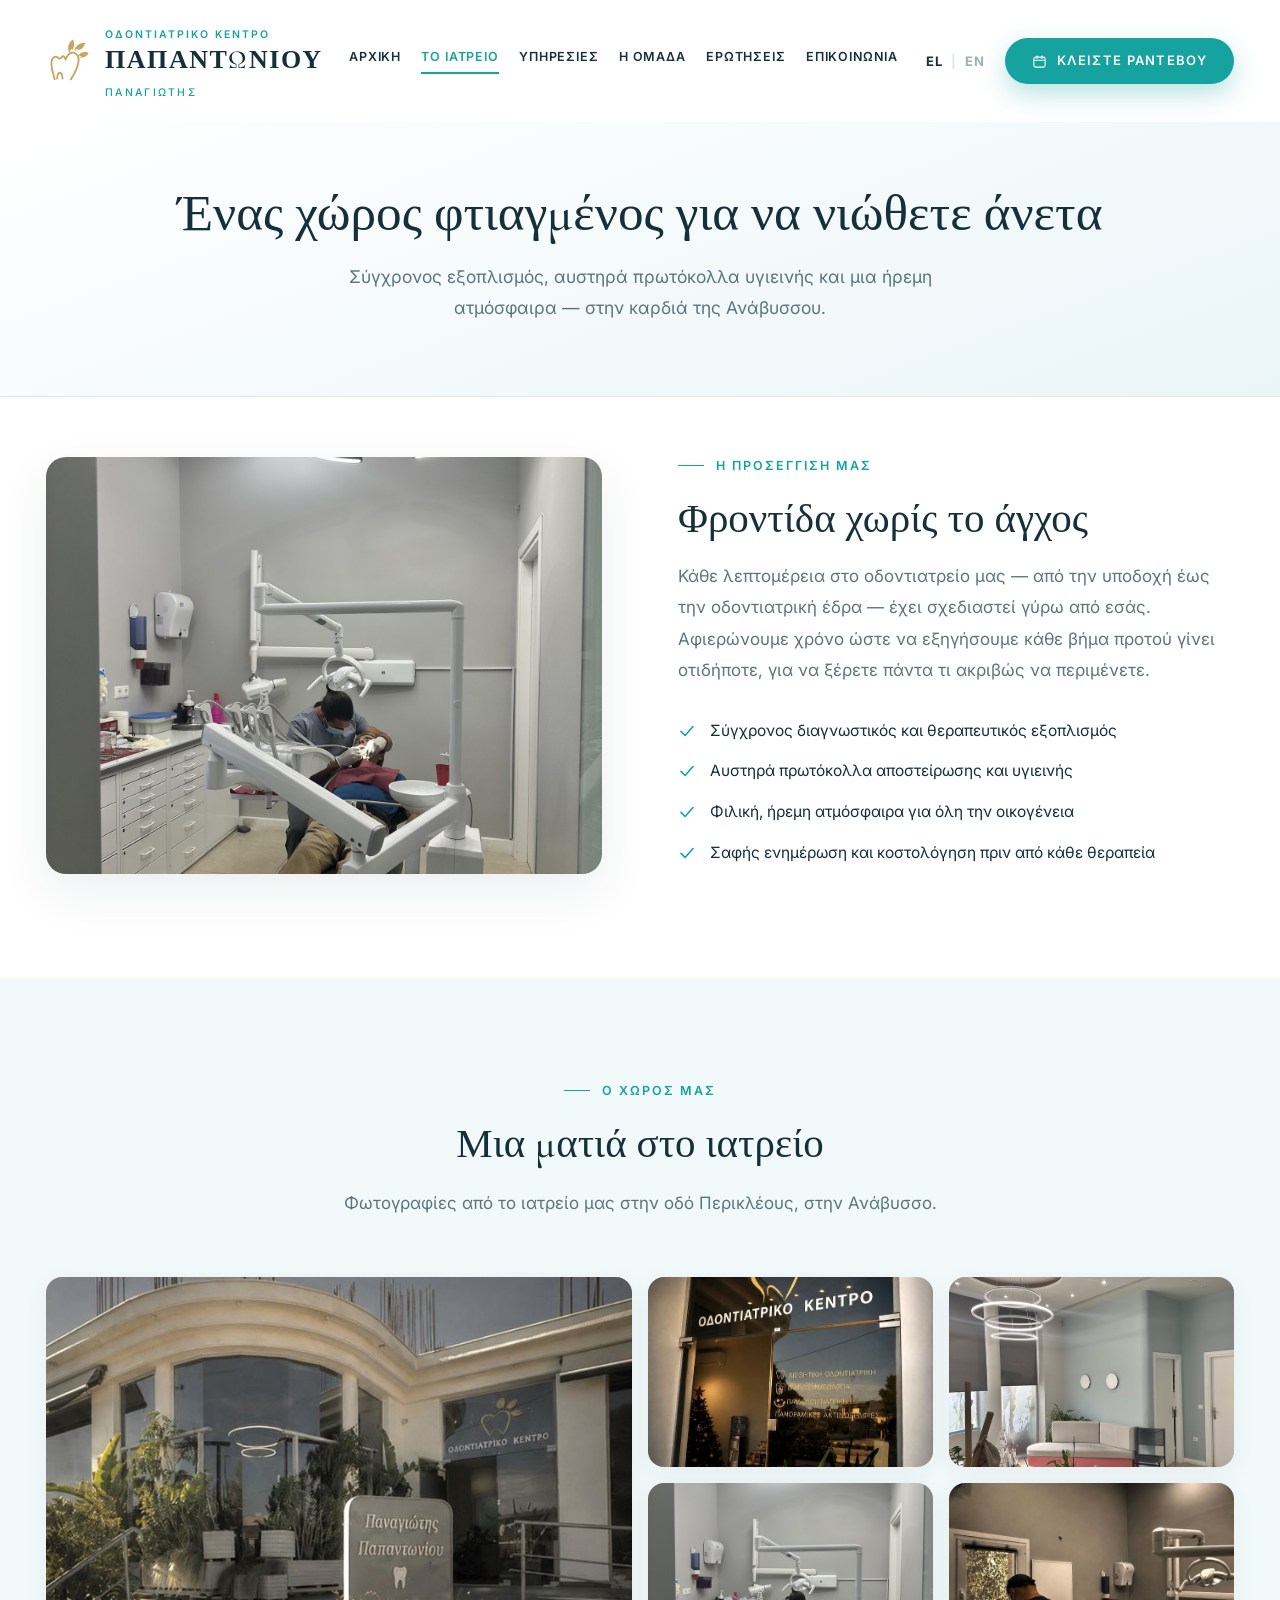
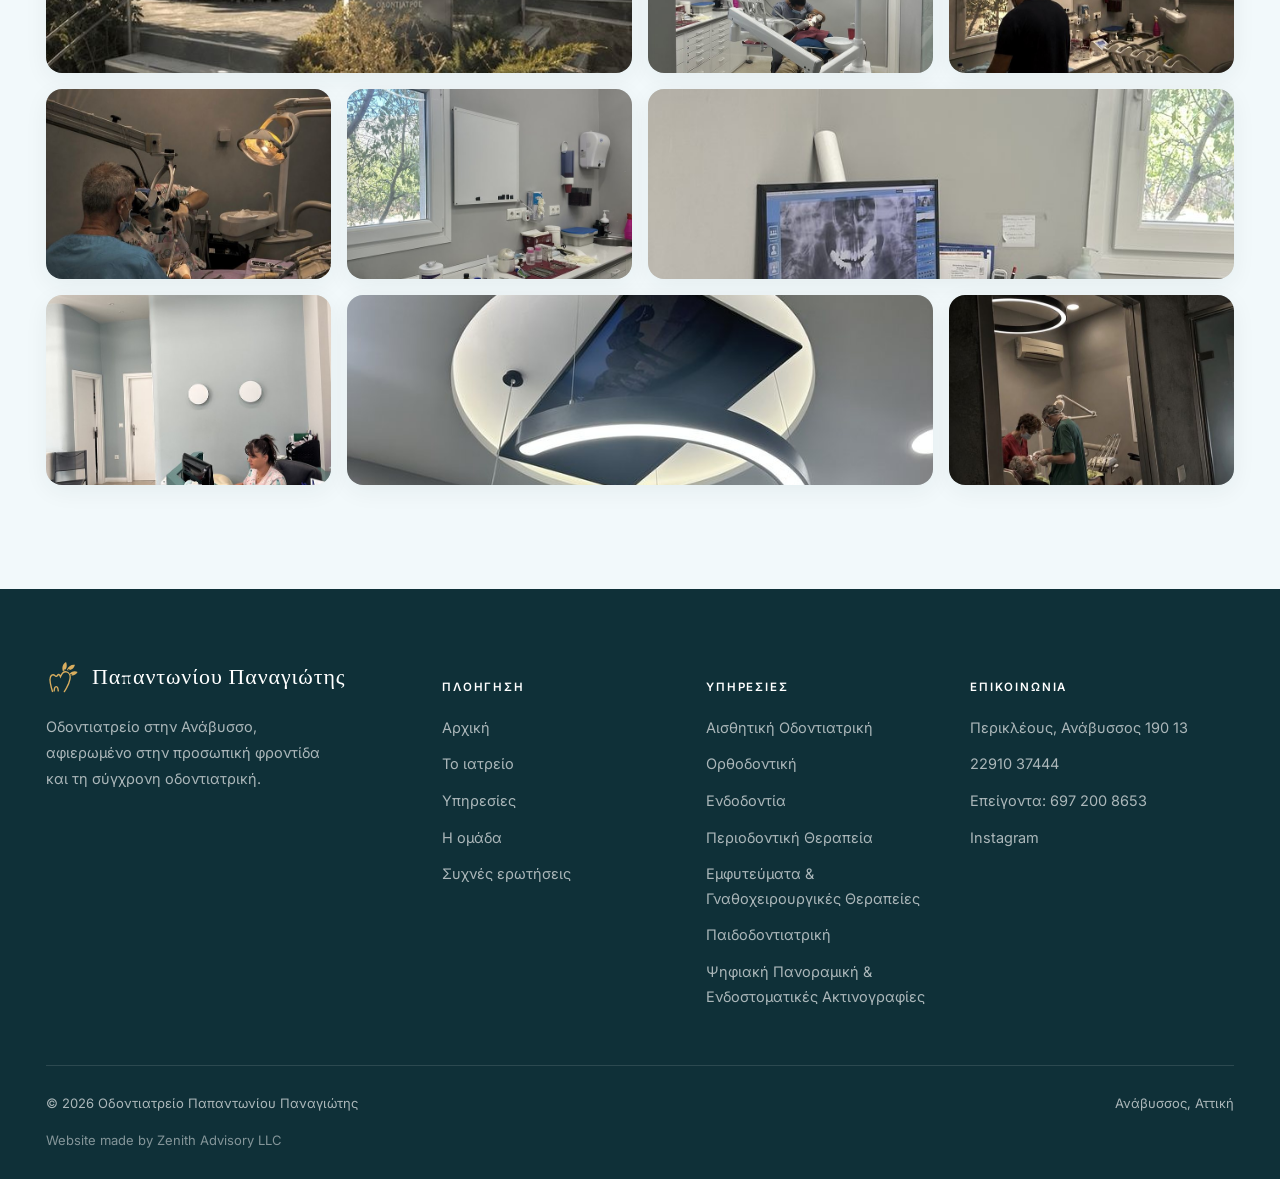
<file: to-iatreio.html>
<!DOCTYPE html>
<html lang="el">
<head>
<meta charset="UTF-8">
<meta name="viewport" content="width=device-width, initial-scale=1.0">
<title>Το ιατρείο | Οδοντιατρείο Παπαντωνίου Παναγιώτης</title>
<meta name="description" content="Ο χώρος του οδοντιατρείου Παπαντωνίου στην Ανάβυσσο: σύγχρονος εξοπλισμός και ήρεμη ατμόσφαιρα.">
<link rel="preconnect" href="https://fonts.googleapis.com">
<link rel="preconnect" href="https://fonts.gstatic.com" crossorigin>
<link href="https://fonts.googleapis.com/css2?family=Cormorant+Garamond:ital,wght@0,400;0,500;0,600;1,500&family=Inter:wght@400;500;600;700&display=swap" rel="stylesheet">
<link rel="canonical" href="https://panosdent.netlify.app/to-iatreio.html">
<link rel="alternate" hreflang="el" href="https://panosdent.netlify.app/to-iatreio.html">
<link rel="alternate" hreflang="en" href="https://panosdent.netlify.app/to-iatreio.html?lang=en">
<link rel="alternate" hreflang="x-default" href="https://panosdent.netlify.app/to-iatreio.html">
<meta name="theme-color" content="#16A3A0">
<meta name="robots" content="index,follow">
<meta property="og:type" content="website">
<meta property="og:site_name" content="Οδοντιατρικό Κέντρο Παπαντωνίου">
<meta property="og:locale" content="el_GR">
<meta property="og:locale:alternate" content="en_GB">
<meta property="og:title" content="Το ιατρείο | Οδοντιατρείο Παπαντωνίου Παναγιώτης">
<meta property="og:description" content="Ο χώρος του οδοντιατρείου Παπαντωνίου στην Ανάβυσσο: σύγχρονος εξοπλισμός και ήρεμη ατμόσφαιρα.">
<meta property="og:url" content="https://panosdent.netlify.app/to-iatreio.html">
<meta property="og:image" content="https://panosdent.netlify.app/og-image.jpg">
<meta property="og:image:secure_url" content="https://panosdent.netlify.app/og-image.jpg">
<meta property="og:image:type" content="image/jpeg">
<meta property="og:image:width" content="1200">
<meta property="og:image:height" content="630">
<meta property="og:image:alt" content="Οδοντιατρικό Κέντρο Παπαντωνίου, Ανάβυσσος">
<meta name="twitter:card" content="summary_large_image">
<meta name="twitter:title" content="Το ιατρείο | Οδοντιατρείο Παπαντωνίου Παναγιώτης">
<meta name="twitter:description" content="Ο χώρος του οδοντιατρείου Παπαντωνίου στην Ανάβυσσο: σύγχρονος εξοπλισμός και ήρεμη ατμόσφαιρα.">
<meta name="twitter:image" content="https://panosdent.netlify.app/og-image.jpg">
<link rel="preload" as="image" href="images/11_treatment_room.jpg" fetchpriority="high">
<link rel="stylesheet" href="styles.css?v=20261101a">
<link rel="icon" href="data:image/svg+xml,%3Csvg xmlns='http://www.w3.org/2000/svg' viewBox='0 0 200 200'%3E%3Cg stroke='%23C9A45C' stroke-width='9' fill='none' stroke-linecap='round'%3E%3Cpath d='M38 179C29 150 21 125 24 104c2-20 16-29 28-18 6 6 11 5 16-2 6-8 12-5 17 8 8-18 22-31 35-28 17 4 25 22 21 42-5 26-18 51-33 74'/%3E%3C/g%3E%3C/svg%3E">
<link rel="icon" type="image/png" sizes="32x32" href="favicon-32.png">
<link rel="icon" type="image/png" sizes="16x16" href="favicon-16.png">
<link rel="apple-touch-icon" sizes="180x180" href="icon-180.png">
<link rel="manifest" href="site.webmanifest">
</head>
<body data-title-key="cl.title">
<a href="#main" class="skip" data-i18n="skip">Μετάβαση στο περιεχόμενο</a>
<header id="hdr">
  <div class="navbar">
    <a href="index.html" class="logo">
      <svg width="46" height="46" viewBox="0 0 200 200" fill="none" aria-hidden="true"><g stroke="#C9A45C" stroke-width="8" stroke-linecap="round" fill="none"><path d="M38 179C29 150 21 125 24 104c2-20 16-29 28-18 6 6 11 5 16-2 6-8 12-5 17 8 8-18 22-31 35-28 17 4 25 22 21 42-5 26-18 51-33 74"/><path d="M48 176c1-15 5-25 12-25s11 10 12 25"/></g><g fill="#C9A45C" fill-rule="evenodd"><path d="M100 62C92 39 98 17 118 6c9 24 4 46-18 56Z M103 54l11-7-3 12Z"/><path d="M123 53c7-22 26-34 47-31-5 23-24 36-47 31Z M128 48l13 1-9 8Z"/><path d="M137 80c10-18 31-24 49-15-11 19-32 25-49 15Z M143 76l12 4-11 5Z"/></g></svg>
      <span>
        <span class="l1" data-i18n="logo.top">Οδοντιατρικό Κέντρο</span><br>
        <span class="l2" data-i18n="logo.name">Παπαντωνίου</span><br>
        <span class="l3" data-i18n="logo.first">Παναγιώτης</span>
      </span>
    </a>

    <nav class="menu" aria-label="Κύριο μενού">
      <a href="index.html" data-i18n="nav.home">Αρχική</a>
      <a href="to-iatreio.html" class="active" data-i18n="nav.clinic">Το ιατρείο</a>
      <a href="ypiresies.html" data-i18n="nav.services">Υπηρεσίες</a>
      <a href="o-iatros.html" data-i18n="nav.doctor">Η ομάδα</a>
      <a href="syhnes-erotiseis.html" data-i18n="nav.faq">Ερωτήσεις</a>
      <a href="epikoinonia.html" data-i18n="nav.contact">Επικοινωνία</a>
    </nav>

    <div class="hgroup">
      <div class="lang"><a href="index.html" data-lang-link="el">EL</a><span>|</span><a href="index.html?lang=en" data-lang-link="en">EN</a></div>
      <a href="epikoinonia.html" class="btn btn-solid btn-sm"><svg width="15" height="15" viewBox="0 0 24 24" fill="none"><rect x="3" y="5" width="18" height="16" rx="3" stroke="currentColor" stroke-width="1.7"/><path d="M3 10h18M8 3v4M16 3v4" stroke="currentColor" stroke-width="1.7" stroke-linecap="round"/></svg><span data-i18n="cta.book">Κλείστε ραντεβού</span></a>
      <button class="burger" id="burger" aria-label="Μενού" aria-expanded="false"><span></span></button>
    </div>
  </div>
</header>

<div class="drawer" id="drawer">
  <a href="index.html" data-i18n="nav.home">Αρχική</a>
  <a href="to-iatreio.html" data-i18n="nav.clinic">Το ιατρείο</a>
  <a href="ypiresies.html" data-i18n="nav.services">Υπηρεσίες</a>
  <a href="o-iatros.html" data-i18n="nav.doctor">Η ομάδα</a>
  <a href="syhnes-erotiseis.html" data-i18n="nav.faq">Ερωτήσεις</a>
  <a href="epikoinonia.html" data-i18n="nav.contact">Επικοινωνία</a>
  <a href="epikoinonia.html" class="btn btn-solid"><svg width="15" height="15" viewBox="0 0 24 24" fill="none"><rect x="3" y="5" width="18" height="16" rx="3" stroke="currentColor" stroke-width="1.7"/><path d="M3 10h18M8 3v4M16 3v4" stroke="currentColor" stroke-width="1.7" stroke-linecap="round"/></svg><span data-i18n="cta.book">Κλείστε ραντεβού</span></a>
  <div class="lang"><a href="index.html" data-lang-link="el">EL</a><span>|</span><a href="index.html?lang=en" data-lang-link="en">EN</a></div>
</div>
<main id="main">
<section class="banner">
  <div class="banner-in">
    <h1 data-i18n="cl.h1">Ένας χώρος φτιαγμένος για να νιώθετε άνετα</h1>
    <p data-i18n="cl.lede">Σύγχρονος εξοπλισμός, αυστηρά πρωτόκολλα υγιεινής και μια ήρεμη ατμόσφαιρα — στην καρδιά της Ανάβυσσου.</p>
  </div>
</section>

<section class="sec-pad">
  <div class="wrap split">
    <div class="frame rv"><img class="ph" data-img="clinic_main" src="images/11_treatment_room.jpg" alt="Ο χώρος θεραπείας του κέντρου" loading="lazy" decoding="async" width="1414" height="1600"></div>
    <div class="rv">
      <span class="eyebrow" data-i18n="cl.s1.eyebrow">Η προσέγγισή μας</span>
      <h2><span data-i18n="cl.s1.h2a">Φροντίδα χωρίς</span> <span data-i18n="cl.s1.h2b">το άγχος</span></h2>
      <p class="lead" data-i18n="cl.s1.p">Κάθε λεπτομέρεια στο οδοντιατρείο μας — από την υποδοχή έως την οδοντιατρική έδρα — έχει σχεδιαστεί γύρω από εσάς. Αφιερώνουμε χρόνο ώστε να εξηγήσουμε κάθε βήμα προτού γίνει οτιδήποτε, για να ξέρετε πάντα τι ακριβώς να περιμένετε.</p>
      <ul class="ticks">
        <li><svg width="18" height="18" viewBox="0 0 24 24" fill="none"><path d="M4 12.5 9.5 18 20 6" stroke="currentColor" stroke-width="2.2" stroke-linecap="round" stroke-linejoin="round"/></svg><span data-i18n="cl.t1">Σύγχρονος διαγνωστικός και θεραπευτικός εξοπλισμός</span></li>
        <li><svg width="18" height="18" viewBox="0 0 24 24" fill="none"><path d="M4 12.5 9.5 18 20 6" stroke="currentColor" stroke-width="2.2" stroke-linecap="round" stroke-linejoin="round"/></svg><span data-i18n="cl.t2">Αυστηρά πρωτόκολλα αποστείρωσης και υγιεινής</span></li>
        <li><svg width="18" height="18" viewBox="0 0 24 24" fill="none"><path d="M4 12.5 9.5 18 20 6" stroke="currentColor" stroke-width="2.2" stroke-linecap="round" stroke-linejoin="round"/></svg><span data-i18n="cl.t3">Φιλική, ήρεμη ατμόσφαιρα για όλη την οικογένεια</span></li>
        <li><svg width="18" height="18" viewBox="0 0 24 24" fill="none"><path d="M4 12.5 9.5 18 20 6" stroke="currentColor" stroke-width="2.2" stroke-linecap="round" stroke-linejoin="round"/></svg><span data-i18n="cl.t4">Σαφής ενημέρωση και κοστολόγηση πριν από κάθε θεραπεία</span></li>
      </ul>
    </div>
  </div>
</section>

<section class="sec-pad bg-pale">
  <div class="wrap">
    <div class="head rv">
      <span class="eyebrow" data-i18n="cl.gal.eyebrow">Ο χώρος μας</span>
      <h2 data-i18n="cl.gal.h2">Μια ματιά στο ιατρείο</h2>
      <p data-i18n="cl.gal.p">Φωτογραφίες από το ιατρείο μας στην οδό Περικλέους, στην Ανάβυσσο.</p>
    </div>
    <div class="gal rv">
      <a data-img="gal1" href="images/01_exterior_clinic.jpg">
        <img class="ph" data-img="gal1_sm" src="images/01_exterior_clinic_sm.jpg" alt="Η πρόσοψη του κέντρου" loading="lazy" decoding="async" width="671" height="760">
      </a>
      <a data-img="gal2" href="images/02_entrance_branding.jpg">
        <img class="ph" data-img="gal2_sm" src="images/02_entrance_branding_sm.jpg" alt="Η είσοδος και το σήμα του κέντρου" loading="lazy" decoding="async" width="671" height="760">
      </a>
      <a data-img="gal3" href="images/09_waiting_lounge.jpg">
        <img class="ph" data-img="gal3_sm" src="images/09_waiting_lounge_sm.jpg" alt="Ο χώρος αναμονής" loading="lazy" decoding="async" width="671" height="760">
      </a>
      <a data-img="gal4" href="images/11_treatment_room.jpg">
        <img class="ph" data-img="gal4_sm" src="images/11_treatment_room_sm.jpg" alt="Αίθουσα θεραπείας" loading="lazy" decoding="async" width="671" height="760">
      </a>
      <a data-img="gal5" href="images/06_treatment_room.jpg">
        <img class="ph" data-img="gal5_sm" src="images/06_treatment_room_sm.jpg" alt="Εξοπλισμός οδοντιατρικής έδρας" loading="lazy" decoding="async" width="671" height="760">
      </a>
      <a data-img="gal6" href="images/07_dentist_microscope.jpg">
        <img class="ph" data-img="gal6_sm" src="images/07_dentist_microscope_sm.jpg" alt="Θεραπεία υπό οδοντιατρικό μικροσκόπιο" loading="lazy" decoding="async" width="671" height="760">
      </a>
      <a data-img="gal7" href="images/13_lab_bench.jpg">
        <img class="ph" data-img="gal7_sm" src="images/13_lab_bench_sm.jpg" alt="Ο πάγκος του εργαστηρίου" loading="lazy" decoding="async" width="671" height="760">
      </a>
      <a data-img="gal8" href="images/12_panoramic_xray.jpg">
        <img class="ph" data-img="gal8_sm" src="images/12_panoramic_xray_sm.jpg" alt="Ψηφιακή πανοραμική ακτινογραφία στην οθόνη" loading="lazy" decoding="async" width="671" height="760">
      </a>
      <a data-img="gal9" href="images/10_reception_desk.jpg">
        <img class="ph" data-img="gal9_sm" src="images/10_reception_desk_sm.jpg" alt="Η γραμματεία του κέντρου" loading="lazy" decoding="async" width="671" height="760">
      </a>
      <a data-img="gal10" href="images/14_ceiling_detail.jpg">
        <img class="ph" data-img="gal10_sm" src="images/14_ceiling_detail_sm.jpg" alt="Λεπτομέρεια του χώρου θεραπείας" loading="lazy" decoding="async" width="671" height="760">
      </a>
      <a data-img="gal11" href="images/05_treatment_in_progress.jpg">
        <img class="ph" data-img="gal11_sm" src="images/05_treatment_in_progress_sm.jpg" alt="Θεραπεία σε εξέλιξη" loading="lazy" decoding="async" width="671" height="760">
      </a>
    </div>
  </div>
</section>

</main>

<div class="lb" id="lb" role="dialog" aria-modal="true" aria-label="Φωτογραφίες">
  <button class="lb-x" id="lbX" type="button" aria-label="Κλείσιμο"><svg width="20" height="20" viewBox="0 0 24 24" fill="none"><path d="M6 6l12 12M18 6L6 18" stroke="currentColor" stroke-width="1.9" stroke-linecap="round"/></svg></button>
  <button class="lb-p" id="lbP" type="button" aria-label="Προηγούμενη"><svg width="20" height="20" viewBox="0 0 24 24" fill="none"><path d="M15 5l-7 7 7 7" stroke="currentColor" stroke-width="1.9" stroke-linecap="round" stroke-linejoin="round"/></svg></button>
  <button class="lb-n" id="lbN" type="button" aria-label="Επόμενη"><svg width="20" height="20" viewBox="0 0 24 24" fill="none"><path d="M9 5l7 7-7 7" stroke="currentColor" stroke-width="1.9" stroke-linecap="round" stroke-linejoin="round"/></svg></button>
  <figure>
    <img id="lbImg" alt="">
    <figcaption id="lbCap"></figcaption>
  </figure>
  <div class="lb-count" id="lbCount"></div>
</div>

<footer>
  <div class="wrap">
    <div class="fgrid">
      <div>
        <div class="fbrand">
          <svg width="34" height="34" viewBox="0 0 200 200" fill="none" aria-hidden="true"><g stroke="#D9AE5F" stroke-width="8" stroke-linecap="round" fill="none"><path d="M38 179C29 150 21 125 24 104c2-20 16-29 28-18 6 6 11 5 16-2 6-8 12-5 17 8 8-18 22-31 35-28 17 4 25 22 21 42-5 26-18 51-33 74"/><path d="M48 176c1-15 5-25 12-25s11 10 12 25"/></g><g fill="#D9AE5F" fill-rule="evenodd"><path d="M100 62C92 39 98 17 118 6c9 24 4 46-18 56Z M103 54l11-7-3 12Z"/><path d="M123 53c7-22 26-34 47-31-5 23-24 36-47 31Z M128 48l13 1-9 8Z"/><path d="M137 80c10-18 31-24 49-15-11 19-32 25-49 15Z M143 76l12 4-11 5Z"/></g></svg>
          <span data-i18n="ft.brand">Παπαντωνίου Παναγιώτης</span>
        </div>
        <p class="tag" data-i18n="ft.tag">Οδοντιατρείο στην Ανάβυσσο, αφιερωμένο στην προσωπική φροντίδα και τη σύγχρονη οδοντιατρική.</p>
      </div>
      <div><h5 data-i18n="ft.nav">Πλοήγηση</h5><ul>
        <li><a href="index.html" data-i18n="nav.home">Αρχική</a></li>
        <li><a href="to-iatreio.html" data-i18n="nav.clinic">Το ιατρείο</a></li>
        <li><a href="ypiresies.html" data-i18n="nav.services">Υπηρεσίες</a></li>
        <li><a href="o-iatros.html" data-i18n="nav.doctor">Η ομάδα</a></li>
        <li><a href="syhnes-erotiseis.html" data-i18n="ft.faq">Συχνές ερωτήσεις</a></li></ul></div>
      <div><h5 data-i18n="ft.services">Υπηρεσίες</h5><ul data-c="ftservices">
        <li><a href="ypiresies.html">Αισθητική Οδοντιατρική</a></li>
        <li><a href="ypiresies.html">Ορθοδοντική</a></li>
        <li><a href="ypiresies.html">Ενδοδοντία</a></li>
        <li><a href="ypiresies.html">Περιοδοντική Θεραπεία</a></li>
        <li><a href="ypiresies.html">Εμφυτεύματα & Γναθοχειρουργικές</a></li>
        <li><a href="ypiresies.html">Παιδοδοντιατρική</a></li>
        <li><a href="ypiresies.html">Ψηφιακές Ακτινογραφίες</a></li></ul></div>
      <div><h5 data-i18n="ft.contact">Επικοινωνία</h5><ul>
        <li data-i18n="trust.4.p">Περικλέους, Ανάβυσσος 190 13</li>
        <li><a href="tel:+302291037444" data-c="phone">22910 37444</a></li>
        <li><a href="tel:+306972008653" data-c="emergencyTel"><span data-i18n="ft.emergency">Επείγοντα</span>: <span data-c="emergency">697 200 8653</span></a></li>
        <li><a href="https://www.instagram.com/papantonioudentalclinic" data-c="instagram" target="_blank" rel="noopener">Instagram</a></li></ul></div>
    </div>
    <div class="fbot">
      <span data-i18n="ft.rights">© 2026 Οδοντιατρείο Παπαντωνίου Παναγιώτης</span>
      <span class="built-by">Website made by Zenith Advisory LLC</span>
      <span data-i18n="ft.place">Ανάβυσσος, Αττική</span>
    </div>
  </div>
</footer>

<a href="tel:+302291037444" class="callbar">
  <svg width="17" height="17" viewBox="0 0 24 24" fill="none"><path d="M6.6 10.8c1.4 2.8 3.8 5.1 6.6 6.6l2.2-2.2c.3-.3.7-.4 1-.2 1.1.4 2.3.6 3.6.6.6 0 1 .4 1 1V20c0 .6-.4 1-1 1C10.6 21 3 13.4 3 4c0-.6.4-1 1-1h3.4c.6 0 1 .4 1 1 0 1.3.2 2.5.6 3.6.1.4 0 .8-.2 1L6.6 10.8Z" stroke="currentColor" stroke-width="1.8" stroke-linejoin="round"/></svg>
  <span data-i18n="cta.callnow">Καλέστε για ραντεβού</span></a>
<script src="app.js?v=20260902a"></script>
</body>
</html>
</file>
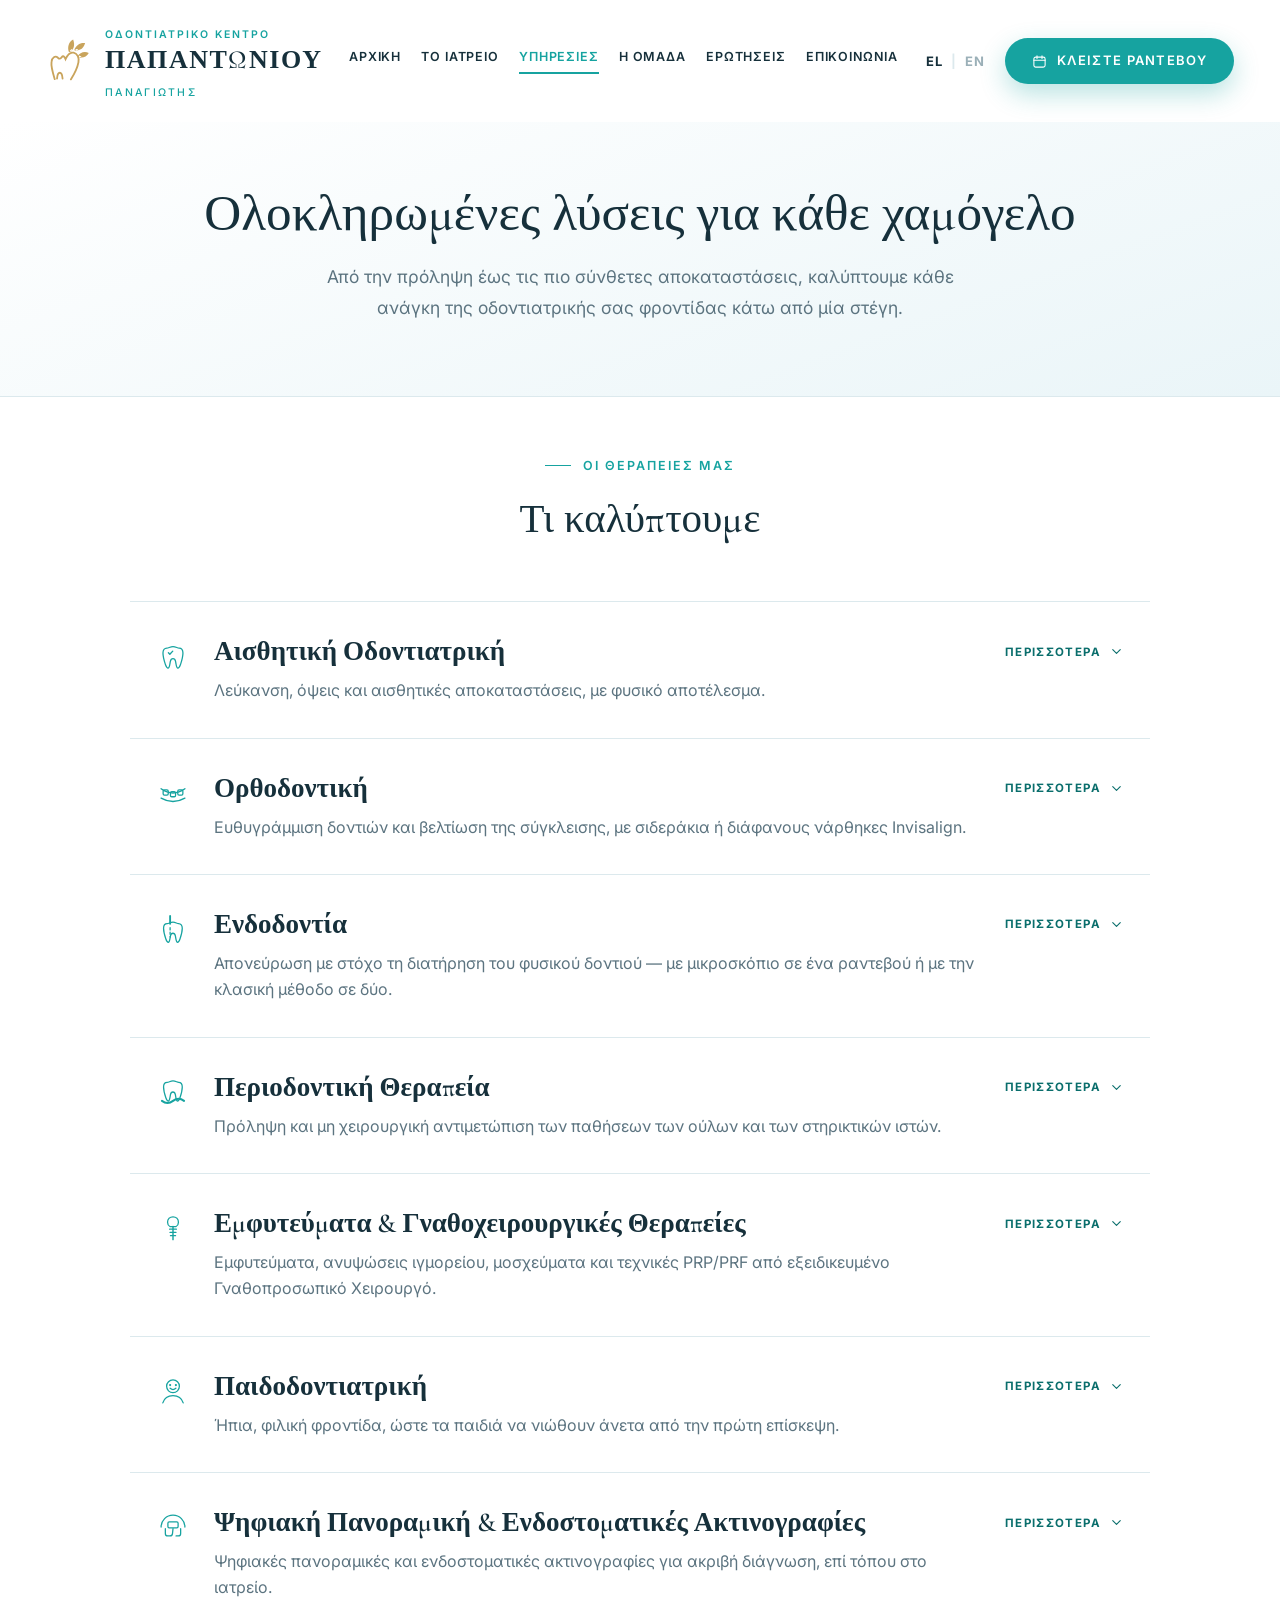
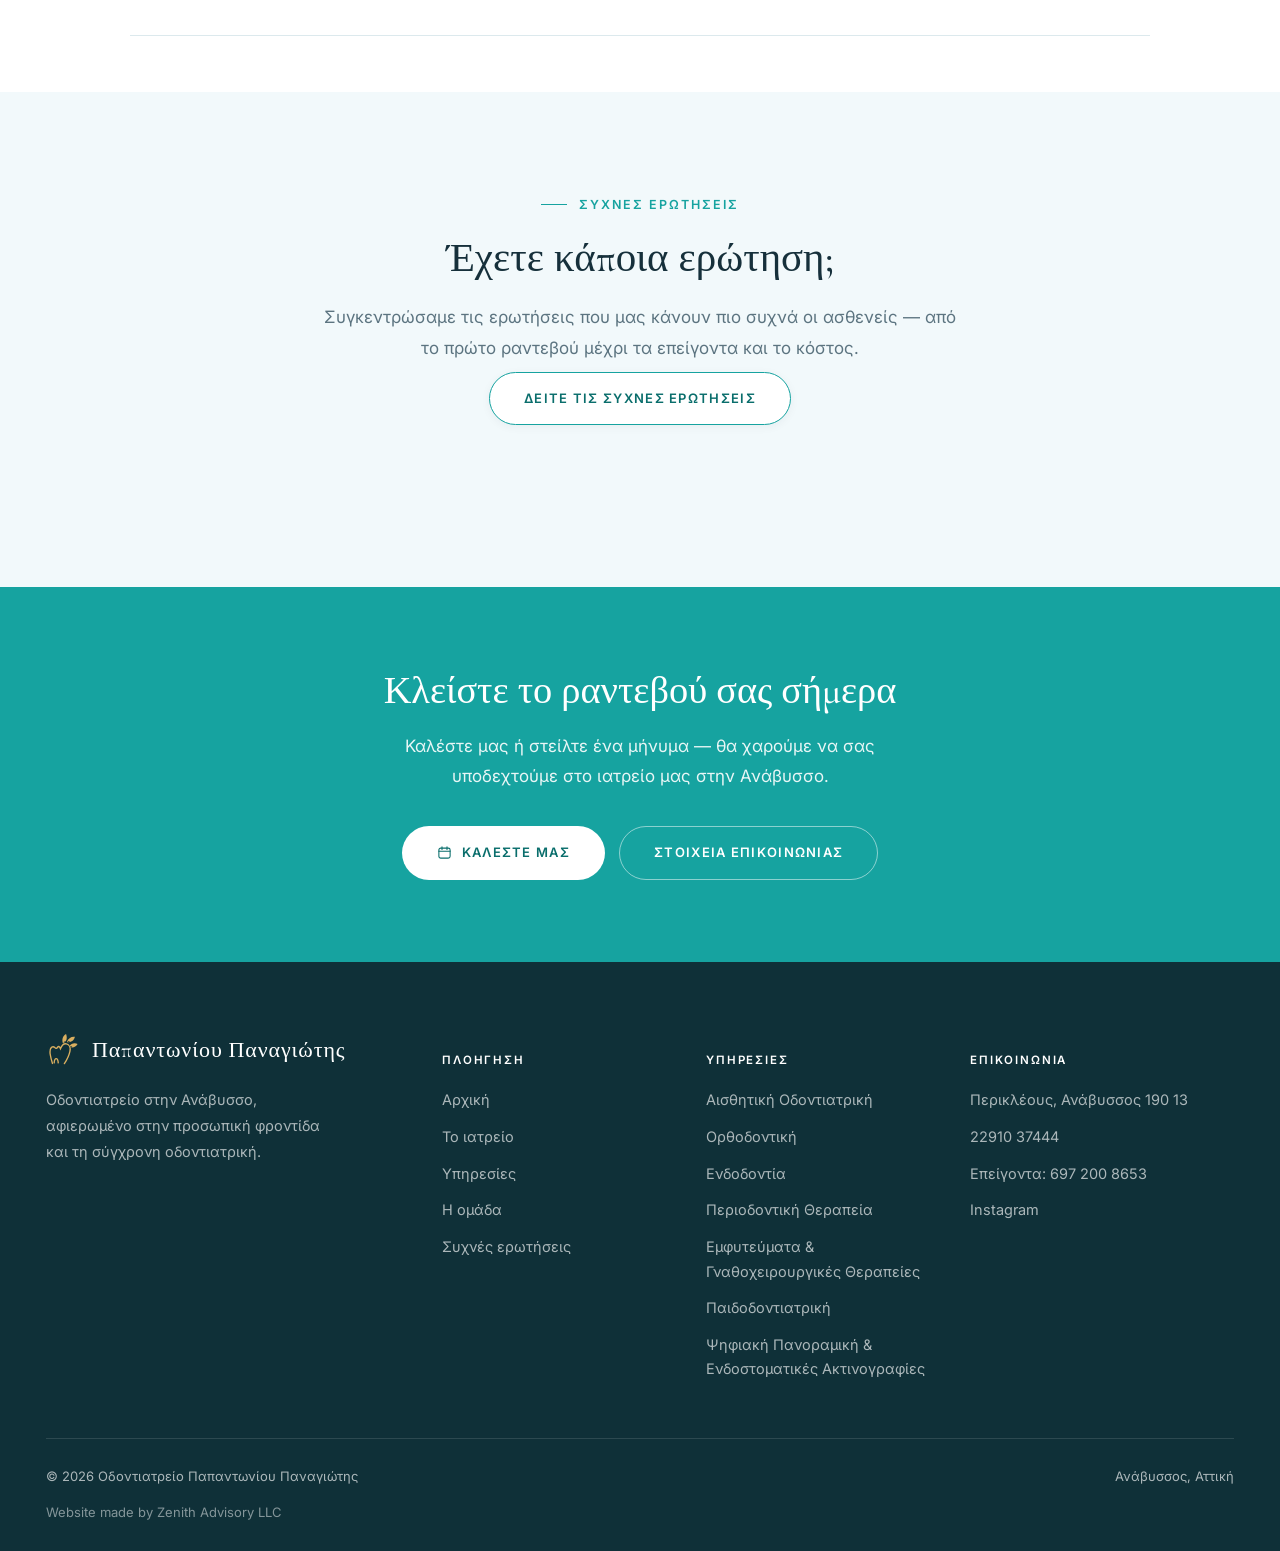
<file: ypiresies.html>
<!DOCTYPE html>
<html lang="el">
<head>
<meta charset="UTF-8">
<meta name="viewport" content="width=device-width, initial-scale=1.0">
<title>Υπηρεσίες | Οδοντιατρείο Παπαντωνίου Παναγιώτης</title>
<meta name="description" content="Αισθητική οδοντιατρική, ορθοδοντική και Invisalign, ενδοδοντία, περιοδοντική θεραπεία, εμφυτεύματα και γναθοχειρουργική, παιδοδοντιατρική και ψηφιακές ακτινογραφίες στην Ανάβυσσο.">
<link rel="preconnect" href="https://fonts.googleapis.com">
<link rel="preconnect" href="https://fonts.gstatic.com" crossorigin>
<link href="https://fonts.googleapis.com/css2?family=Cormorant+Garamond:ital,wght@0,400;0,500;0,600;1,500&family=Inter:wght@400;500;600;700&display=swap" rel="stylesheet">
<link rel="canonical" href="https://panosdent.netlify.app/ypiresies.html">
<link rel="alternate" hreflang="el" href="https://panosdent.netlify.app/ypiresies.html">
<link rel="alternate" hreflang="en" href="https://panosdent.netlify.app/ypiresies.html?lang=en">
<link rel="alternate" hreflang="x-default" href="https://panosdent.netlify.app/ypiresies.html">
<meta name="theme-color" content="#16A3A0">
<meta name="robots" content="index,follow">
<meta property="og:type" content="website">
<meta property="og:site_name" content="Οδοντιατρικό Κέντρο Παπαντωνίου">
<meta property="og:locale" content="el_GR">
<meta property="og:locale:alternate" content="en_GB">
<meta property="og:title" content="Υπηρεσίες | Οδοντιατρείο Παπαντωνίου Παναγιώτης">
<meta property="og:description" content="Αισθητική οδοντιατρική, ορθοδοντική και Invisalign, ενδοδοντία, περιοδοντική θεραπεία, εμφυτεύματα και γναθοχειρουργική, παιδοδοντιατρική και ψηφιακές ακτινογραφίες στην Ανάβυσσο.">
<meta property="og:url" content="https://panosdent.netlify.app/ypiresies.html">
<meta property="og:image" content="https://panosdent.netlify.app/og-image.jpg">
<meta property="og:image:secure_url" content="https://panosdent.netlify.app/og-image.jpg">
<meta property="og:image:type" content="image/jpeg">
<meta property="og:image:width" content="1200">
<meta property="og:image:height" content="630">
<meta property="og:image:alt" content="Οδοντιατρικό Κέντρο Παπαντωνίου, Ανάβυσσος">
<meta name="twitter:card" content="summary_large_image">
<meta name="twitter:title" content="Υπηρεσίες | Οδοντιατρείο Παπαντωνίου Παναγιώτης">
<meta name="twitter:description" content="Αισθητική οδοντιατρική, ορθοδοντική και Invisalign, ενδοδοντία, περιοδοντική θεραπεία, εμφυτεύματα και γναθοχειρουργική, παιδοδοντιατρική και ψηφιακές ακτινογραφίες στην Ανάβυσσο.">
<meta name="twitter:image" content="https://panosdent.netlify.app/og-image.jpg">
<link rel="preload" as="image" href="images/01_exterior_clinic.jpg" fetchpriority="high">
<link rel="stylesheet" href="styles.css?v=20261101a">
<link rel="icon" href="data:image/svg+xml,%3Csvg xmlns='http://www.w3.org/2000/svg' viewBox='0 0 200 200'%3E%3Cg stroke='%23C9A45C' stroke-width='9' fill='none' stroke-linecap='round'%3E%3Cpath d='M38 179C29 150 21 125 24 104c2-20 16-29 28-18 6 6 11 5 16-2 6-8 12-5 17 8 8-18 22-31 35-28 17 4 25 22 21 42-5 26-18 51-33 74'/%3E%3C/g%3E%3C/svg%3E">
<link rel="icon" type="image/png" sizes="32x32" href="favicon-32.png">
<link rel="icon" type="image/png" sizes="16x16" href="favicon-16.png">
<link rel="apple-touch-icon" sizes="180x180" href="icon-180.png">
<link rel="manifest" href="site.webmanifest">
</head>
<body data-title-key="srv.title">
<a href="#main" class="skip" data-i18n="skip">Μετάβαση στο περιεχόμενο</a>
<header id="hdr">
  <div class="navbar">
    <a href="index.html" class="logo">
      <svg width="46" height="46" viewBox="0 0 200 200" fill="none" aria-hidden="true"><g stroke="#C9A45C" stroke-width="8" stroke-linecap="round" fill="none"><path d="M38 179C29 150 21 125 24 104c2-20 16-29 28-18 6 6 11 5 16-2 6-8 12-5 17 8 8-18 22-31 35-28 17 4 25 22 21 42-5 26-18 51-33 74"/><path d="M48 176c1-15 5-25 12-25s11 10 12 25"/></g><g fill="#C9A45C" fill-rule="evenodd"><path d="M100 62C92 39 98 17 118 6c9 24 4 46-18 56Z M103 54l11-7-3 12Z"/><path d="M123 53c7-22 26-34 47-31-5 23-24 36-47 31Z M128 48l13 1-9 8Z"/><path d="M137 80c10-18 31-24 49-15-11 19-32 25-49 15Z M143 76l12 4-11 5Z"/></g></svg>
      <span>
        <span class="l1" data-i18n="logo.top">Οδοντιατρικό Κέντρο</span><br>
        <span class="l2" data-i18n="logo.name">Παπαντωνίου</span><br>
        <span class="l3" data-i18n="logo.first">Παναγιώτης</span>
      </span>
    </a>

    <nav class="menu" aria-label="Κύριο μενού">
      <a href="index.html" data-i18n="nav.home">Αρχική</a>
      <a href="to-iatreio.html" data-i18n="nav.clinic">Το ιατρείο</a>
      <a href="ypiresies.html" class="active" data-i18n="nav.services">Υπηρεσίες</a>
      <a href="o-iatros.html" data-i18n="nav.doctor">Η ομάδα</a>
      <a href="syhnes-erotiseis.html" data-i18n="nav.faq">Ερωτήσεις</a>
      <a href="epikoinonia.html" data-i18n="nav.contact">Επικοινωνία</a>
    </nav>

    <div class="hgroup">
      <div class="lang"><a href="index.html" data-lang-link="el">EL</a><span>|</span><a href="index.html?lang=en" data-lang-link="en">EN</a></div>
      <a href="epikoinonia.html" class="btn btn-solid btn-sm"><svg width="15" height="15" viewBox="0 0 24 24" fill="none"><rect x="3" y="5" width="18" height="16" rx="3" stroke="currentColor" stroke-width="1.7"/><path d="M3 10h18M8 3v4M16 3v4" stroke="currentColor" stroke-width="1.7" stroke-linecap="round"/></svg><span data-i18n="cta.book">Κλείστε ραντεβού</span></a>
      <button class="burger" id="burger" aria-label="Μενού" aria-expanded="false"><span></span></button>
    </div>
  </div>
</header>

<div class="drawer" id="drawer">
  <a href="index.html" data-i18n="nav.home">Αρχική</a>
  <a href="to-iatreio.html" data-i18n="nav.clinic">Το ιατρείο</a>
  <a href="ypiresies.html" data-i18n="nav.services">Υπηρεσίες</a>
  <a href="o-iatros.html" data-i18n="nav.doctor">Η ομάδα</a>
  <a href="syhnes-erotiseis.html" data-i18n="nav.faq">Ερωτήσεις</a>
  <a href="epikoinonia.html" data-i18n="nav.contact">Επικοινωνία</a>
  <a href="epikoinonia.html" class="btn btn-solid"><svg width="15" height="15" viewBox="0 0 24 24" fill="none"><rect x="3" y="5" width="18" height="16" rx="3" stroke="currentColor" stroke-width="1.7"/><path d="M3 10h18M8 3v4M16 3v4" stroke="currentColor" stroke-width="1.7" stroke-linecap="round"/></svg><span data-i18n="cta.book">Κλείστε ραντεβού</span></a>
  <div class="lang"><a href="index.html" data-lang-link="el">EL</a><span>|</span><a href="index.html?lang=en" data-lang-link="en">EN</a></div>
</div>
<main id="main">
<section class="banner">
  <div class="banner-in">
    <h1 data-i18n="srv.h1">Ολοκληρωμένες λύσεις για κάθε χαμόγελο</h1>
    <p data-i18n="srv.lede">Από την πρόληψη έως τις πιο σύνθετες αποκαταστάσεις, καλύπτουμε κάθε ανάγκη της οδοντιατρικής σας φροντίδας κάτω από μία στέγη.</p>
  </div>
</section>

<section class="sec-pad pb-tight">
  <div class="wrap">
    <div class="head rv">
      <span class="eyebrow" data-i18n="tr.sec.e">Οι θεραπείες μας</span>
      <h2 data-i18n="tr.sec.h">Τι καλύπτουμε</h2>
    </div>
    <div class="tr-list" data-c="treatments"></div>
  </div>
</section>

<section class="sec-pad bg-pale">
  <div class="wrap">
    <div class="head rv faq-teaser">
      <span class="eyebrow" data-i18n="srv.faq.e">Συχνές ερωτήσεις</span>
      <h2 data-i18n="srv.faq.h">Έχετε κάποια ερώτηση;</h2>
      <p data-i18n="srv.faq.p">Συγκεντρώσαμε τις ερωτήσεις που μας κάνουν πιο συχνά οι ασθενείς — από το πρώτο ραντεβού μέχρι τα επείγοντα και το κόστος.</p>
      <a href="syhnes-erotiseis.html" class="btn btn-outline"><span data-i18n="srv.faq.btn">Δείτε τις συχνές ερωτήσεις</span></a>
    </div>
  </div>
</section>

<section class="cta">
  <div class="wrap">
    <h2 data-i18n="cta.h2">Κλείστε το ραντεβού σας σήμερα</h2>
    <p data-i18n="cta.p">Καλέστε μας ή στείλτε ένα μήνυμα — θα χαρούμε να σας υποδεχτούμε στο ιατρείο μας στην Ανάβυσσο.</p>
    <div class="cta-btns">
      <a href="tel:+302291037444" class="btn btn-light"><svg width="15" height="15" viewBox="0 0 24 24" fill="none"><rect x="3" y="5" width="18" height="16" rx="3" stroke="currentColor" stroke-width="1.7"/><path d="M3 10h18M8 3v4M16 3v4" stroke="currentColor" stroke-width="1.7" stroke-linecap="round"/></svg><span data-i18n="cta.call">Καλέστε μας</span></a>
      <a href="epikoinonia.html" class="btn btn-light" style="background:transparent;color:#fff;border-color:rgba(255,255,255,.5)"><span data-i18n="cta.contact">Στοιχεία επικοινωνίας</span></a>
    </div>
  </div>
</section>
</main>

<footer>
  <div class="wrap">
    <div class="fgrid">
      <div>
        <div class="fbrand">
          <svg width="34" height="34" viewBox="0 0 200 200" fill="none" aria-hidden="true"><g stroke="#D9AE5F" stroke-width="8" stroke-linecap="round" fill="none"><path d="M38 179C29 150 21 125 24 104c2-20 16-29 28-18 6 6 11 5 16-2 6-8 12-5 17 8 8-18 22-31 35-28 17 4 25 22 21 42-5 26-18 51-33 74"/><path d="M48 176c1-15 5-25 12-25s11 10 12 25"/></g><g fill="#D9AE5F" fill-rule="evenodd"><path d="M100 62C92 39 98 17 118 6c9 24 4 46-18 56Z M103 54l11-7-3 12Z"/><path d="M123 53c7-22 26-34 47-31-5 23-24 36-47 31Z M128 48l13 1-9 8Z"/><path d="M137 80c10-18 31-24 49-15-11 19-32 25-49 15Z M143 76l12 4-11 5Z"/></g></svg>
          <span data-i18n="ft.brand">Παπαντωνίου Παναγιώτης</span>
        </div>
        <p class="tag" data-i18n="ft.tag">Οδοντιατρείο στην Ανάβυσσο, αφιερωμένο στην προσωπική φροντίδα και τη σύγχρονη οδοντιατρική.</p>
      </div>
      <div><h5 data-i18n="ft.nav">Πλοήγηση</h5><ul>
        <li><a href="index.html" data-i18n="nav.home">Αρχική</a></li>
        <li><a href="to-iatreio.html" data-i18n="nav.clinic">Το ιατρείο</a></li>
        <li><a href="ypiresies.html" data-i18n="nav.services">Υπηρεσίες</a></li>
        <li><a href="o-iatros.html" data-i18n="nav.doctor">Η ομάδα</a></li>
        <li><a href="syhnes-erotiseis.html" data-i18n="ft.faq">Συχνές ερωτήσεις</a></li></ul></div>
      <div><h5 data-i18n="ft.services">Υπηρεσίες</h5><ul data-c="ftservices">
        <li><a href="ypiresies.html">Αισθητική Οδοντιατρική</a></li>
        <li><a href="ypiresies.html">Ορθοδοντική</a></li>
        <li><a href="ypiresies.html">Ενδοδοντία</a></li>
        <li><a href="ypiresies.html">Περιοδοντική Θεραπεία</a></li>
        <li><a href="ypiresies.html">Εμφυτεύματα & Γναθοχειρουργικές</a></li>
        <li><a href="ypiresies.html">Παιδοδοντιατρική</a></li>
        <li><a href="ypiresies.html">Ψηφιακές Ακτινογραφίες</a></li></ul></div>
      <div><h5 data-i18n="ft.contact">Επικοινωνία</h5><ul>
        <li data-i18n="trust.4.p">Περικλέους, Ανάβυσσος 190 13</li>
        <li><a href="tel:+302291037444" data-c="phone">22910 37444</a></li>
        <li><a href="tel:+306972008653" data-c="emergencyTel"><span data-i18n="ft.emergency">Επείγοντα</span>: <span data-c="emergency">697 200 8653</span></a></li>
        <li><a href="https://www.instagram.com/papantonioudentalclinic" data-c="instagram" target="_blank" rel="noopener">Instagram</a></li></ul></div>
    </div>
    <div class="fbot">
      <span data-i18n="ft.rights">© 2026 Οδοντιατρείο Παπαντωνίου Παναγιώτης</span>
      <span class="built-by">Website made by Zenith Advisory LLC</span>
      <span data-i18n="ft.place">Ανάβυσσος, Αττική</span>
    </div>
  </div>
</footer>

<a href="tel:+302291037444" class="callbar">
  <svg width="17" height="17" viewBox="0 0 24 24" fill="none"><path d="M6.6 10.8c1.4 2.8 3.8 5.1 6.6 6.6l2.2-2.2c.3-.3.7-.4 1-.2 1.1.4 2.3.6 3.6.6.6 0 1 .4 1 1V20c0 .6-.4 1-1 1C10.6 21 3 13.4 3 4c0-.6.4-1 1-1h3.4c.6 0 1 .4 1 1 0 1.3.2 2.5.6 3.6.1.4 0 .8-.2 1L6.6 10.8Z" stroke="currentColor" stroke-width="1.8" stroke-linejoin="round"/></svg>
  <span data-i18n="cta.callnow">Καλέστε για ραντεβού</span></a>
<script src="app.js?v=20260901c"></script>
</body>
</html>
</file>
<file: styles.css>
:root{
  --teal:#16A3A0;
  --teal-dark:#0E8B88;
  --teal-deep:#0A6E6C;
  --ink:#16303B;
  --ink-soft:#5C7480;
  --line:#DCE9ED;
  --bg:#F2F9FB;
  --white:#fff;
  --shadow-card:0 18px 50px rgba(22,48,59,.08);
  --shadow-soft:0 6px 24px rgba(22,48,59,.06);
  --maxw:1400px;
}
*,*::before,*::after{box-sizing:border-box}
html{scroll-behavior:smooth;overflow-x:hidden}
@media (prefers-reduced-motion:reduce){
  html{scroll-behavior:auto}
  *,*::before,*::after{animation-duration:.001ms!important;transition-duration:.001ms!important}
}
body{
  margin:0;font-family:'Inter',system-ui,sans-serif;color:var(--ink-soft);
  background:var(--white);-webkit-font-smoothing:antialiased;overflow-x:hidden;font-size:16.5px;
  line-height:1.7;
}
h1,h2,h3,.serif{font-family:'Cormorant Garamond',Georgia,serif;color:var(--ink);margin:0;font-weight:500;
  text-wrap:balance}
p{margin:0}
a{color:inherit;text-decoration:none}
ul{margin:0;padding:0;list-style:none}
img{max-width:100%;display:block}
button{font-family:inherit;cursor:pointer}
a:focus-visible,button:focus-visible,input:focus-visible,textarea:focus-visible{outline:3px solid var(--teal);outline-offset:3px;border-radius:3px}

.wrap{max-width:var(--maxw);margin:0 auto;padding:0 46px}

.eyebrow{
  display:flex;align-items:center;gap:12px;line-height:1.4;font-size:12.5px;font-weight:600;
  letter-spacing:.16em;text-transform:uppercase;color:var(--teal);margin-bottom:22px;
}
.eyebrow::before{content:"";width:26px;height:1.5px;background:var(--teal);flex:none}

/* ---------- buttons ---------- */
.btn{
  display:inline-flex;align-items:center;justify-content:center;gap:10px;
  font-family:'Inter',sans-serif;
  font-size:13px;font-weight:600;letter-spacing:.1em;text-transform:uppercase;
  padding:18px 34px;border-radius:999px;border:1.4px solid transparent;
  line-height:1.2;text-align:center;
  transition:background .25s,color .25s,border-color .25s,transform .25s,box-shadow .25s;
}
.btn svg{flex:none}
.btn-solid{background:var(--teal);color:#fff;box-shadow:0 10px 26px rgba(22,163,160,.3)}
.btn-solid:hover{background:var(--teal-dark);transform:translateY(-2px)}
.btn-outline{background:#fff;color:var(--teal-deep);border-color:var(--teal);
  box-shadow:0 2px 10px rgba(22,48,59,.05)}
.btn-outline:hover{background:var(--teal);border-color:var(--teal);color:#fff;transform:translateY(-2px);
  box-shadow:0 8px 22px rgba(22,163,160,.28)}
.btn-sm{padding:14px 26px}
.btn-light{background:#fff;color:var(--teal-deep)}
.btn-light:hover{background:#EAF6F6;transform:translateY(-2px)}

/* ---------- header ---------- */
header{position:sticky;top:0;z-index:60;background:rgba(255,255,255,.9);backdrop-filter:blur(12px);-webkit-backdrop-filter:blur(12px);transition:box-shadow .3s}
header.scrolled{box-shadow:0 4px 24px rgba(22,48,59,.07)}
.navbar{display:flex;align-items:center;justify-content:space-between;gap:26px;padding:18px 46px;max-width:var(--maxw);margin:0 auto}
.logo{display:flex;align-items:center;gap:13px;flex:none}
.logo svg{flex:none}
.logo .l1{font-size:10.5px;font-weight:600;letter-spacing:.19em;color:var(--teal);text-transform:uppercase;line-height:1.5}
.logo .l2{font-family:'Cormorant Garamond',serif;font-size:26px;font-weight:600;letter-spacing:.06em;color:var(--ink);line-height:1.05;text-transform:uppercase}
.logo .l3{font-size:10.5px;font-weight:500;letter-spacing:.22em;color:var(--teal);text-transform:uppercase;line-height:1.7}

.menu{display:flex;align-items:center;gap:30px}
.menu a{font-size:13.5px;font-weight:600;letter-spacing:.09em;text-transform:uppercase;color:var(--ink);line-height:1.4;padding-bottom:7px;border-bottom:2px solid transparent;transition:color .2s,border-color .2s;white-space:nowrap}
.menu a:hover{color:var(--teal)}
.menu a.active{color:var(--teal);border-color:var(--teal)}

.hgroup{display:flex;align-items:center;gap:18px;flex:none}

/* language toggle */
.lang{display:flex;align-items:center;gap:6px;font-size:13px;font-weight:700;letter-spacing:.08em}
.lang a{color:#9BB0B8;padding:4px 2px;transition:color .2s}
.lang a:hover{color:var(--teal)}
.lang a.on{color:var(--ink)}
.lang span{color:var(--line)}

.burger{display:none;background:none;border:none;padding:8px}
.burger span,.burger::before,.burger::after{content:'';display:block;width:24px;height:2px;background:var(--ink);border-radius:2px;transition:.25s}
.burger span{margin:6px 0}
.burger.open::before{transform:translateY(8px) rotate(45deg)}
.burger.open::after{transform:translateY(-8px) rotate(-45deg)}
.burger.open span{opacity:0}

.drawer{position:fixed;inset:0;z-index:59;background:var(--white);padding:104px 28px 40px;display:flex;flex-direction:column;transform:translateX(100%);transition:transform .35s cubic-bezier(.6,0,.2,1);overflow-y:auto}
.drawer.open{transform:none}
/* only the plain nav links get the big serif treatment - not the button */
.drawer > a:not(.btn){font-family:'Cormorant Garamond',serif;font-size:27px;color:var(--ink);padding:14px 0;border-bottom:1px solid var(--line)}
.drawer .btn{margin-top:26px;width:100%;font-size:12px;padding:17px 20px}
.drawer .lang{margin-top:24px;justify-content:center;font-size:13px}
.drawer .lang a{padding:8px 10px}

/* ---------- hero (home) ---------- */
.hero{position:relative;background:linear-gradient(160deg,#fff 0%,#fff 38%,#EAF5F8 100%);padding-top:56px;padding-bottom:58px}
.hero-inner{position:relative;max-width:var(--maxw);margin:0 auto;padding:0 46px;display:grid;grid-template-columns:minmax(0,46%) minmax(0,54%);align-items:center}
.hero-copy{padding:20px 60px 110px 0;position:relative;z-index:2}
.hero-copy h1{font-size:clamp(38px,3.9vw,58px);line-height:1.08;letter-spacing:-.005em}
.rule{width:66px;height:2px;background:var(--teal);margin:30px 0 26px;border:0}
.hero-copy p{font-size:17.5px;line-height:1.75;max-width:460px}
.hero-btns{display:flex;gap:16px;margin-top:38px;flex-wrap:wrap}

.hero-media{position:relative;height:598px}
.hero-photo{
  position:absolute;top:0;bottom:0;left:0;
  right:calc(-1 * max(46px, (100vw - 1400px)/2 + 46px));
  border-radius:34% 0 0 12% / 46% 0 0 11%;
  overflow:hidden;box-shadow:-30px 30px 70px rgba(22,48,59,.1);
  background:linear-gradient(150deg,#CDE6EE,#8AB2B8 55%,#5C8A94);
}
.hero-photo img{width:100%;height:100%;object-fit:cover;display:block;color:transparent;font-size:0}
.dock{position:absolute;right:24px;top:50%;transform:translateY(-50%);display:flex;flex-direction:column;gap:14px;z-index:5}
.dock a{width:52px;height:52px;border-radius:50%;background:#fff;display:flex;align-items:center;justify-content:center;color:var(--teal);box-shadow:0 8px 22px rgba(22,48,59,.14);transition:.25s}
.dock a:hover{background:var(--teal);color:#fff;transform:translateY(-3px)}

/* ---------- page banner (sub pages) ---------- */
.banner{background:linear-gradient(160deg,#fff,#EAF5F8);padding:64px 0 72px;border-bottom:1px solid var(--line)}
.banner .eyebrow{justify-content:center}
.banner-in{max-width:var(--maxw);margin:0 auto;text-align:center;padding:0 46px}
.banner-in p{max-width:660px;margin-left:auto;margin-right:auto}
.banner h1{font-size:clamp(34px,4vw,54px);line-height:1.1}
.banner p{margin-top:20px;font-size:17.5px;line-height:1.75}
.crumb{font-size:12px;letter-spacing:.14em;text-transform:uppercase;color:#9BB0B8;margin-bottom:18px}
.crumb a:hover{color:var(--teal)}

/* ---------- trust bar ---------- */
.trustwrap{position:relative;z-index:6;max-width:var(--maxw);margin:-62px auto 0;padding:0 46px}
.trust{background:#fff;border-radius:22px;box-shadow:var(--shadow-card);display:grid;grid-template-columns:repeat(4,1fr);padding:34px 10px}
.tcell{display:flex;gap:16px;padding:6px 34px;border-right:1px solid var(--line)}
.tcell:last-child{border-right:none}
.tcell .ic{color:var(--teal);flex:none;margin-top:2px}
.tcell h3{font-family:'Inter',sans-serif;font-size:12.5px;font-weight:600;letter-spacing:.11em;text-transform:uppercase;color:var(--ink);margin-bottom:9px}
.tcell p{font-size:14.5px;line-height:1.65;color:var(--ink-soft)}
.tcell .star{color:#F0B429}

/* ---------- sections ---------- */
section{position:relative}
.sec-pad{padding:104px 0}
/* A section that opens straight under a page banner does not need the banner's
   own bottom space repeated on top of it. */
.banner + .sec-pad{padding-top:60px}
/* Two sections on the same ground read as one run of the page, so they share a
   single gap instead of stacking one section's bottom onto the next one's top.
   Where the ground changes (.bg-pale) the full padding stays, because there the
   space is what separates the two colours. */
.sec-pad:not(.bg-pale) + .sec-pad:not(.bg-pale){padding-top:0}
.pb-tight{padding-bottom:56px}
.bg-pale{background:var(--bg)}
.head{max-width:700px;margin:0 auto 58px;text-align:center}
.head .eyebrow{justify-content:center}
.head h2{font-size:clamp(30px,3.2vw,44px);line-height:1.15}
.head p{margin-top:20px;font-size:17px;line-height:1.8}

/* services */
.cards4{display:flex;flex-wrap:wrap;justify-content:center;gap:22px}
.cards4 > *{flex:1 1 250px;max-width:300px}
.srv-more{text-align:center;margin-top:46px}
.cards3{display:grid;grid-template-columns:repeat(3,1fr);gap:24px}
a.card{display:block;color:inherit}
.card{background:#fff;border-radius:16px;padding:38px 22px 34px;text-align:center;box-shadow:var(--shadow-soft);transition:transform .3s,box-shadow .3s}
.card:hover{transform:translateY(-6px);box-shadow:var(--shadow-card)}
.card .ic{color:var(--teal);margin:0 auto 22px;display:flex;justify-content:center}
.card h3{font-family:'Inter',sans-serif;font-size:12.5px;font-weight:600;letter-spacing:.06em;text-transform:uppercase;color:var(--ink);margin-bottom:12px;line-height:1.45;min-height:2.9em;display:flex;align-items:center;justify-content:center}
.card p{font-size:14px;line-height:1.7;color:var(--ink-soft)}
.cards3 .card{padding:40px 28px 36px}
.cards3 .card h3{font-size:13px;min-height:0}
.cards3 .card p{font-size:14.5px}

/* split */
.split{display:grid;grid-template-columns:1fr 1fr;gap:76px;align-items:start}
.split h2{font-size:clamp(30px,3.2vw,44px);line-height:1.14}
.split p.lead{font-size:17px;line-height:1.85;margin-top:18px}
.ticks{margin-top:32px;display:flex;flex-direction:column;gap:16px}
.ticks li{display:flex;gap:14px;font-size:15.5px;color:var(--ink);align-items:flex-start;line-height:1.6}
.ticks svg{color:var(--teal);flex:none;margin-top:3px}
.frame{border-radius:20px;overflow:hidden;box-shadow:var(--shadow-card);background:#E9F3F5;aspect-ratio:4/3}
.frame img{width:100%;height:100%;object-fit:cover;display:block;color:transparent;font-size:0}

/* gallery */
.gal{display:grid;grid-template-columns:repeat(4,1fr);grid-auto-rows:190px;gap:16px;grid-auto-flow:dense}
.gal a{position:relative;overflow:hidden;border-radius:16px;background:#E4EFF1;box-shadow:var(--shadow-soft);display:block}
.gal a:nth-child(1){grid-column:span 2;grid-row:span 2}
.gal a:nth-child(8),
.gal a:nth-child(10){grid-column:span 2}
.gal img{width:100%;height:100%;object-fit:cover;transition:transform .5s ease;color:transparent;font-size:0}
.gal a:hover img{transform:scale(1.05)}

/* doctor */
.doctor{background:#0F3038;color:rgba(255,255,255,.78)}
.doctor h2{color:#fff}
.doctor .eyebrow{color:#7FD4D0}
.doctor .eyebrow::before{background:#7FD4D0}
.docframe{aspect-ratio:1/1.12;border-radius:20px;background:linear-gradient(160deg,#12474A,#0A6E6C 60%,#16A3A0 130%);display:flex;align-items:center;justify-content:center;position:relative;box-shadow:0 30px 70px rgba(0,0,0,.3);overflow:hidden}
.docframe img{width:100%;height:100%;object-fit:cover}
.docframe .mono{font-family:'Cormorant Garamond',serif;font-size:104px;color:rgba(255,255,255,.95);font-weight:500}
.docframe .ring{position:absolute;inset:20px;border:1px dashed rgba(255,255,255,.3);border-radius:14px}
.dname{font-family:'Cormorant Garamond',serif;font-size:30px;color:#fff;margin-top:26px}
.drole{font-size:12px;letter-spacing:.16em;text-transform:uppercase;color:#F0B429;font-weight:600;margin:8px 0 24px}
.doctor p.bio{font-size:16.5px;line-height:1.9;margin-bottom:16px;color:rgba(255,255,255,.76)}
.chips{display:flex;gap:12px;flex-wrap:wrap;margin-top:30px}
.chip{display:flex;align-items:center;gap:9px;background:rgba(255,255,255,.07);border:1px solid rgba(255,255,255,.15);border-radius:12px;padding:12px 18px;font-size:13.5px;font-weight:500;color:#fff}
.chip svg{color:#F0B429;flex:none}

/* reviews */
.rev3{display:grid;grid-template-columns:repeat(3,1fr);gap:24px}
.rev{background:#fff;border-radius:16px;padding:34px 30px;box-shadow:var(--shadow-soft)}
.rev .stars{display:flex;gap:3px;color:#F0B429;margin-bottom:18px}
.rev q{font-family:'Cormorant Garamond',serif;font-size:21px;line-height:1.6;color:var(--ink);display:block;margin-bottom:20px}
.rev .who{font-size:13.5px;font-weight:600;color:var(--ink)}
.rev .src{font-size:12px;color:#9BB0B8;margin-top:2px}

/* cta band */
.cta{background:var(--teal);color:#fff;text-align:center;padding:82px 0}
.cta h2{color:#fff;font-size:clamp(28px,3vw,42px);line-height:1.18}
.cta p{margin:18px auto 34px;max-width:560px;color:rgba(255,255,255,.9);font-size:17px;line-height:1.75}
.cta-btns{display:flex;gap:14px;justify-content:center;flex-wrap:wrap}

/* contact */
.contact-grid{display:grid;grid-template-columns:1fr 1fr;gap:40px}
.cbox{background:#fff;border-radius:20px;box-shadow:var(--shadow-card);padding:44px}
.crow{display:flex;gap:18px;padding:20px 0;border-bottom:1px solid var(--line)}
.crow:last-of-type{border-bottom:none}
.crow .ic{color:var(--teal);flex:none;margin-top:3px}
.crow h4{font-size:11.5px;letter-spacing:.15em;text-transform:uppercase;color:#9BB0B8;font-weight:600;margin-bottom:6px}
.crow p,.crow a{font-size:16.5px;color:var(--ink);font-weight:500;line-height:1.6}
.crow a:hover{color:var(--teal)}
.socials{display:flex;gap:12px;margin-top:26px}
.socials a{width:44px;height:44px;border-radius:50%;border:1.4px solid var(--line);display:flex;align-items:center;justify-content:center;color:var(--ink);transition:.25s}
.socials a:hover{background:var(--teal);border-color:var(--teal);color:#fff}
.formwrap{margin-top:30px;border-top:1px solid var(--line);padding-top:28px}
.formwrap h4{font-family:'Cormorant Garamond',serif;font-size:24px;color:var(--ink);margin-bottom:18px;font-weight:600}
input,textarea{width:100%;font-family:'Inter',sans-serif;font-size:15.5px;padding:14px 16px;border:1.4px solid var(--line);border-radius:10px;background:var(--bg);color:var(--ink)}
input:focus,textarea:focus{outline:none;border-color:var(--teal);background:#fff}
textarea{min-height:110px;resize:vertical;margin-bottom:16px}
.frow{display:grid;grid-template-columns:1fr 1fr;gap:14px;margin-bottom:14px}
.map{border-radius:20px;overflow:hidden;box-shadow:var(--shadow-card);min-height:520px;background:#E9F3F5}
.map iframe{width:100%;height:100%;min-height:520px;border:0;display:block}

/* hours table */
.hours{margin-top:6px}
.hours li{display:flex;justify-content:space-between;gap:20px;padding:11px 0;border-bottom:1px dashed var(--line);font-size:15.5px;color:var(--ink)}
.hours li:last-child{border-bottom:none}
.hours .day{color:var(--ink-soft)}
.hours .shut{color:#B08A8A}

/* footer */
footer{background:#0F3038;color:rgba(255,255,255,.65);padding:70px 0 28px}
.fgrid{display:grid;grid-template-columns:1.6fr 1fr 1fr 1.2fr;gap:44px;padding-bottom:44px;border-bottom:1px solid rgba(255,255,255,.12)}
.fbrand{display:flex;align-items:center;gap:12px;margin-bottom:18px}
.fbrand span{font-family:'Cormorant Garamond',serif;font-size:22px;color:#fff;letter-spacing:.04em}
footer .tag{font-size:14.5px;line-height:1.8;max-width:290px}
footer h5{color:#fff;font-size:11.5px;letter-spacing:.16em;text-transform:uppercase;font-weight:600;margin-bottom:18px}
footer li{margin-bottom:12px;font-size:14.5px}
footer li a:hover{color:#7FD4D0}
.fbot{display:flex;justify-content:space-between;gap:14px;flex-wrap:wrap;padding-top:26px;font-size:13px}
/* the credit sits on its own line under the copyright */
.fbot .built-by{flex-basis:100%;order:3;opacity:.75}

/* reveal */
.rv{opacity:0;transform:translateY(24px);transition:opacity .7s ease,transform .7s ease}
.rv.on{opacity:1;transform:none}
/* .rv.on and .card:hover have equal specificity, so the lift needs restating */
.card.rv.on:hover{transform:translateY(-6px)}

/* ---------- responsive ---------- */
@media (max-width:1440px){.menu{gap:24px}}
@media (max-width:1340px){.menu a{font-size:12.5px;letter-spacing:.07em}.menu{gap:20px}}
@media (max-width:1240px){
  .menu,.hgroup .btn,.hgroup .lang{display:none}
  .burger{display:block}
  .callbar{display:flex}
  body{padding-bottom:44px}
}
@media (max-width:1150px){
  .wrap,.navbar,.hero-inner,.trustwrap,.banner-in{padding-left:32px;padding-right:32px}
  .cards3{grid-template-columns:1fr 1fr}
}
@media (max-width:960px){
  .hero{padding-top:0}
  .hero-inner{grid-template-columns:1fr}
  /* let the photo keep a sane aspect ratio instead of a fixed height, so it isn't half-cropped */
  .hero-media{order:-1;height:auto;margin:0 -32px}
  .hero-photo{position:relative;inset:auto;right:auto;height:auto;aspect-ratio:4/3;border-radius:0 0 36% 36% / 0 0 10% 10%;box-shadow:none}
  .dock{right:20px;top:auto;bottom:-24px;transform:none;flex-direction:row}
  .dock a{width:48px;height:48px}
  .hero-copy{padding:52px 0 96px}
  .hero-copy h1{font-size:clamp(32px,7.4vw,44px)}
  .hero-copy p{max-width:none}
  .split{grid-template-columns:1fr;gap:44px}
  .frame,.docframe{max-width:430px;margin:0 auto;width:100%}
  .contact-grid{grid-template-columns:1fr}
  .rev3{grid-template-columns:1fr;max-width:520px;margin:0 auto}
  .fgrid{grid-template-columns:1fr 1fr}
  .trust{grid-template-columns:1fr 1fr;padding:14px 6px}
  .tcell{padding:20px 24px;border-right:1px solid var(--line);border-bottom:1px solid var(--line)}
  .tcell:nth-child(2n){border-right:none}
  .tcell:nth-child(n+3){border-bottom:none}
  .sec-pad{padding:84px 0}
  .banner + .sec-pad{padding-top:52px}
  .gal{grid-template-columns:repeat(2,1fr);grid-auto-rows:150px}
  .gal a:nth-child(1){grid-column:span 2;grid-row:span 1}
  .gal a:nth-child(8),
  .gal a:nth-child(10){grid-column:span 1}
  .gal a:last-child:nth-child(even){grid-column:span 2}
}
@media (max-width:620px){
  .wrap,.navbar,.hero-inner,.trustwrap,.banner-in{padding-left:20px;padding-right:20px}
  .navbar{padding-top:14px;padding-bottom:14px}
  .logo .l2{font-size:21px}
  .hero-media{margin:0 -20px}
  .hero-btns{flex-direction:column}
  .hero-btns .btn{width:100%}
  .trust{grid-template-columns:1fr;padding:8px 4px}
  .tcell{border-right:none!important;border-bottom:1px solid var(--line)!important;padding:20px 22px}
  .tcell:last-child{border-bottom:none!important}
  .cards4,.cards3{grid-template-columns:1fr}
  .fgrid{grid-template-columns:1fr;gap:32px}
  .cbox{padding:30px 22px}
  .frow{grid-template-columns:1fr}
  .sec-pad{padding:68px 0}
  .banner + .sec-pad{padding-top:44px}
  .trustwrap{margin-top:-40px}
  .banner{padding:44px 0 52px}
  .cta{padding:64px 0}
  .cta-btns{flex-direction:column}
  .cta-btns .btn{width:100%}
  .split{gap:36px}
}

/* ============ skip link ============ */
.skip{position:absolute;left:-9999px;top:0;z-index:200;background:var(--teal);color:#fff;
  padding:14px 22px;font-size:13px;font-weight:600;letter-spacing:.06em}
.skip:focus{left:8px;top:8px}

/* ============ sticky call bar (mobile) ============ */
.callbar{display:none}
@media (max-width:960px){
  .callbar{display:flex;position:fixed;left:0;right:0;bottom:0;z-index:70;background:var(--teal);
    color:#fff;align-items:center;justify-content:center;gap:9px;padding:11px 14px;
    font-size:11px;font-weight:600;letter-spacing:.11em;text-transform:uppercase;
    box-shadow:0 -4px 22px rgba(22,48,59,.18)}
  .callbar:hover{background:var(--teal-dark);color:#fff}
  body{padding-bottom:44px}
  .drawer{padding-bottom:80px}
}

/* ============ lightbox ============ */
.lb{position:fixed;inset:0;z-index:120;background:rgba(12,28,34,.94);display:none;
  align-items:center;justify-content:center;opacity:0;transition:opacity .28s ease}
.lb.open{display:flex}
.lb.show{opacity:1}
.lb figure{margin:0;max-width:92vw;max-height:88vh;display:flex;flex-direction:column;align-items:center;gap:14px}
.lb img{max-width:92vw;max-height:78vh;object-fit:contain;box-shadow:0 30px 80px rgba(0,0,0,.5)}
.lb figcaption{color:rgba(255,255,255,.75);font-size:12.5px;letter-spacing:.06em;text-align:center}
.lb button{position:absolute;background:rgba(255,255,255,.1);border:1px solid rgba(255,255,255,.28);
  color:#fff;width:50px;height:50px;border-radius:50%;display:flex;align-items:center;
  justify-content:center;transition:.22s;padding:0}
.lb button:hover{background:var(--teal);border-color:var(--teal)}
.lb .lb-x{top:22px;right:22px}
.lb .lb-p{left:22px;top:50%;transform:translateY(-50%)}
.lb .lb-n{right:22px;top:50%;transform:translateY(-50%)}
.lb .lb-count{position:absolute;bottom:22px;left:0;right:0;text-align:center;
  color:rgba(255,255,255,.6);font-size:12px;letter-spacing:.14em}
@media (max-width:620px){
  .lb .lb-p{left:8px}.lb .lb-n{right:8px}
  .lb button{width:44px;height:44px}
  .lb .lb-x{top:14px;right:14px}
}

/* ============ print ============ */
@media print{
  header,.drawer,.callbar,.lb,.socials,form,.map,iframe{display:none!important}
  body{background:#fff;color:#000;padding:0}
  a{text-decoration:none;color:#000}
  .rv{opacity:1!important;transform:none!important}
}


/* ============ clickable map ============ */
.map{position:relative}
.map iframe{width:100%;height:100%;min-height:520px;border:0;display:block;pointer-events:none}
.map-link{position:absolute;inset:0;display:flex;align-items:flex-end;justify-content:center;
  padding-bottom:26px;background:transparent;transition:background .3s}
.map-link:hover{background:rgba(22,163,160,.10)}
.map-pill{display:inline-flex;align-items:center;gap:9px;background:#fff;color:var(--ink);
  padding:13px 22px;border-radius:999px;box-shadow:0 6px 22px rgba(22,48,59,.18);
  font-size:11.5px;font-weight:600;letter-spacing:.13em;text-transform:uppercase;
  transition:background .25s,color .25s,transform .25s}
.map-pill svg{color:var(--teal);transition:color .25s}
.map-link:hover .map-pill{background:var(--teal);color:#fff;transform:translateY(-2px)}
.map-link:hover .map-pill svg{color:#fff}
.map-link:focus-visible{outline:3px solid var(--teal);outline-offset:-3px}

.h1-page{font-size:clamp(30px,3.2vw,44px);line-height:1.15}

/* ---------- vertical rhythm: one scale on small screens ---------- */
@media (max-width:960px){
  .split{gap:48px}            /* image -> text was only 36px */
  .docwrap{gap:48px}
}
@media (max-width:620px){
  .head{margin-bottom:40px;text-align:left}
  .head .eyebrow{justify-content:flex-start}
  .banner-in{text-align:left}
  .banner-in p{margin-left:0;margin-right:0}
  .banner .eyebrow{justify-content:flex-start}
  .hero{padding-bottom:60px}
  .ticks{margin-top:28px;gap:16px}
}

.cnote{font-size:13.5px;color:var(--ink-soft);margin-top:4px;line-height:1.5}

/* ============ team ============ */
.team-grid{display:grid;grid-template-columns:repeat(3,1fr);gap:30px}
.member{background:#fff;border:1px solid var(--line);border-radius:16px;overflow:hidden;
  box-shadow:var(--shadow-soft);transition:transform .3s,box-shadow .3s}
.member:hover{transform:translateY(-5px);box-shadow:var(--shadow-card)}
.member-photo{aspect-ratio:4/5;background:linear-gradient(180deg,#F3F8FA,#D6E2E7);display:flex;
  align-items:center;justify-content:center;overflow:hidden}
.member-photo picture{display:contents}
/* The portraits are produced to one specification (tools/standardise_portrait.py):
   1000x1250, one background, the same head size and eye line. The frame matches
   that ratio exactly, so the browser never has to crop or stretch a face. */
.member-photo img{width:100%;height:100%;object-fit:cover;object-position:center center;display:block}
.member-ph{color:var(--teal);opacity:.35;display:flex}
.member-name{font-family:'Cormorant Garamond',serif;font-size:24px;font-weight:600;color:var(--ink);
  margin:24px 26px 0;line-height:1.25}
.member-role{font-size:11.5px;letter-spacing:.16em;text-transform:uppercase;color:var(--teal-deep);
  font-weight:600;margin:8px 26px 0}
.member-bio{font-size:15.5px;line-height:1.75;color:var(--ink-soft);margin:16px 26px 28px}
@media (max-width:960px){.team-grid{grid-template-columns:repeat(2,1fr);gap:22px}}
@media (max-width:620px){.team-grid{grid-template-columns:1fr;max-width:420px;margin:0 auto}}

/* ============ trust cells are links ============ */
a.tcell{position:relative;text-decoration:none;transition:background .25s}
a.tcell:hover{background:var(--bg)}
a.tcell:hover h3{color:var(--teal-deep)}
.tcell-go{position:absolute;right:18px;top:50%;transform:translateY(-50%);color:var(--line);
  transition:color .25s,transform .25s}
a.tcell:hover .tcell-go{color:var(--teal);transform:translateY(-50%) translateX(3px)}
@media (max-width:960px){.tcell-go{right:14px}}

/* ============ treatments accordion ============ */
/* One centred column so every row starts at the same point and the page has a
   symmetric gutter rather than a ragged empty right-hand side. */
.tr-list{max-width:1020px;margin:0 auto}
.tr-item{border-top:1px solid var(--line);transition:background .3s,box-shadow .3s}
.tr-item:last-child{border-bottom:1px solid var(--line)}
.tr-head{width:100%;display:flex;align-items:flex-start;gap:24px;background:none;border:0;
  padding:34px 26px;text-align:left;transition:background .2s}
.tr-head:hover{background:rgba(22,163,160,.04)}
/* fixed icon column keeps every title on the same vertical line */
.tr-ic{color:var(--teal);flex:none;width:34px;height:34px;margin-top:3px}
.tr-txt{flex:1;min-width:0;display:flex;flex-direction:column;gap:8px}
.tr-title{font-family:'Cormorant Garamond',serif;font-size:27px;font-weight:600;color:var(--ink);line-height:1.22}
.tr-short{font-size:16px;color:var(--ink-soft);line-height:1.65}
.tr-more{flex:none;display:flex;align-items:center;gap:8px;color:var(--teal-deep);
  font-size:11.5px;font-weight:700;letter-spacing:.12em;text-transform:uppercase;margin-top:8px}
.tr-more svg{transition:transform .3s}
.tr-head[aria-expanded=true] .tr-more svg{transform:rotate(180deg)}

/* Open row reads as one panel: head and body share a tint, so the body is not
   a bare paragraph floating in white with a void beside it. */
.tr-item.open{background:var(--bg);border-radius:16px;box-shadow:var(--shadow-soft);
  border-top-color:transparent;border-bottom-color:transparent}
.tr-item.open + .tr-item{border-top-color:transparent}
.tr-item.open .tr-head:hover{background:transparent}
.tr-detail{padding:2px 46px 40px 84px;max-width:none}
.tr-detail p{font-size:17px;line-height:1.9;color:var(--ink-soft);margin-bottom:20px;max-width:78ch}
.tr-detail p:last-child{margin-bottom:0}
/* opening line of a treatment carries the practice's own wording — give it weight */
.tr-detail p:first-child{font-size:18px;color:var(--ink);line-height:1.8}

@media (max-width:960px){
  .tr-head{padding:30px 20px;gap:20px}
  .tr-title{font-size:24px}
  .tr-detail{padding:2px 24px 34px 74px}
}
@media (max-width:620px){
  .tr-head{gap:16px;padding:26px 14px}
  .tr-title{font-size:22px}
  .tr-short{font-size:15px}
  .tr-more .lbl{display:none}
  .tr-detail{padding:0 14px 28px 14px}
  .tr-detail p{font-size:16px;line-height:1.85}
  .tr-detail p:first-child{font-size:16.5px}
}

/* ============ faq accordion ============ */
.faq-list{max-width:820px;border-top:1px solid var(--line)}
.faq-item{border-bottom:1px solid var(--line)}
.faq-q{width:100%;display:flex;align-items:flex-start;justify-content:space-between;gap:20px;
  background:none;border:0;padding:22px 4px;text-align:left;
  font-family:'Cormorant Garamond',serif;font-size:20px;font-weight:600;color:var(--ink);line-height:1.35}
.faq-q:hover{color:var(--teal-deep)}
.faq-q svg{flex:none;color:var(--teal);margin-top:5px;transition:transform .3s}
.faq-q[aria-expanded=true] svg{transform:rotate(45deg)}
.faq-a{padding:0 4px 24px 4px;max-width:700px}
.faq-a p{font-size:14.5px;line-height:1.85;color:var(--ink-soft);margin-bottom:14px}
.faq-a p:last-child{margin-bottom:0}
@media (max-width:620px){.faq-q{font-size:18px;padding:20px 2px}}
.faq-cat{font-family:'Inter',sans-serif;font-size:10.5px;font-weight:700;letter-spacing:.15em;
  text-transform:uppercase;color:var(--teal-deep);margin:46px 0 4px}
.faq-cat:first-child{margin-top:0}
.faq-group .faq-item{border-top:1px solid var(--line);border-bottom:0}
.faq-group .faq-item:last-child{border-bottom:1px solid var(--line)}
.faq-list.grouped{border-top:0}
@media (max-width:620px){.faq-cat{margin-top:36px}}

/* ---- the FAQ page: one centred column, set larger for comfortable reading ---- */
.faq-wrap .head{max-width:720px;margin:0 auto 54px;text-align:center}
.faq-wrap .head .eyebrow{justify-content:center}
.faq-list.grouped{max-width:900px;margin:0 auto}
.faq-list.grouped .faq-cat{font-size:11.5px;letter-spacing:.16em}
.faq-list.grouped .faq-q{font-size:24px;padding:27px 8px;gap:26px}
.faq-list.grouped .faq-q svg{width:18px;height:18px;margin-top:7px}
.faq-list.grouped .faq-q{padding-left:26px;padding-right:26px}
.faq-list.grouped .faq-a{max-width:none;padding:0 46px 32px 26px}
.faq-list.grouped .faq-a p{max-width:74ch}
.faq-item{transition:background .3s,box-shadow .3s}
.faq-list.grouped .faq-item.open{background:var(--bg);border-radius:16px;box-shadow:var(--shadow-soft);
  border-top-color:transparent;border-bottom-color:transparent}
.faq-list.grouped .faq-item.open + .faq-item{border-top-color:transparent}
.faq-list.grouped .faq-a p{font-size:17px;line-height:1.8;margin-bottom:16px}
@media (max-width:900px){
  .faq-list.grouped .faq-q{font-size:21px;padding:24px 4px;gap:18px}
  .faq-list.grouped .faq-a{padding:0 4px 26px 4px}
  .faq-list.grouped .faq-a p{font-size:16px}
}
@media (max-width:620px){
  .faq-list.grouped .faq-q{font-size:19px;padding:22px 2px}
  .faq-list.grouped .faq-a{padding:0 2px 24px 2px}
  .faq-list.grouped .faq-a p{font-size:15.5px}
}

/* ---- FAQ teaser band on the treatments page ---- */
.faq-teaser{max-width:640px}
.faq-teaser .btn{margin-top:8px}
</file>
